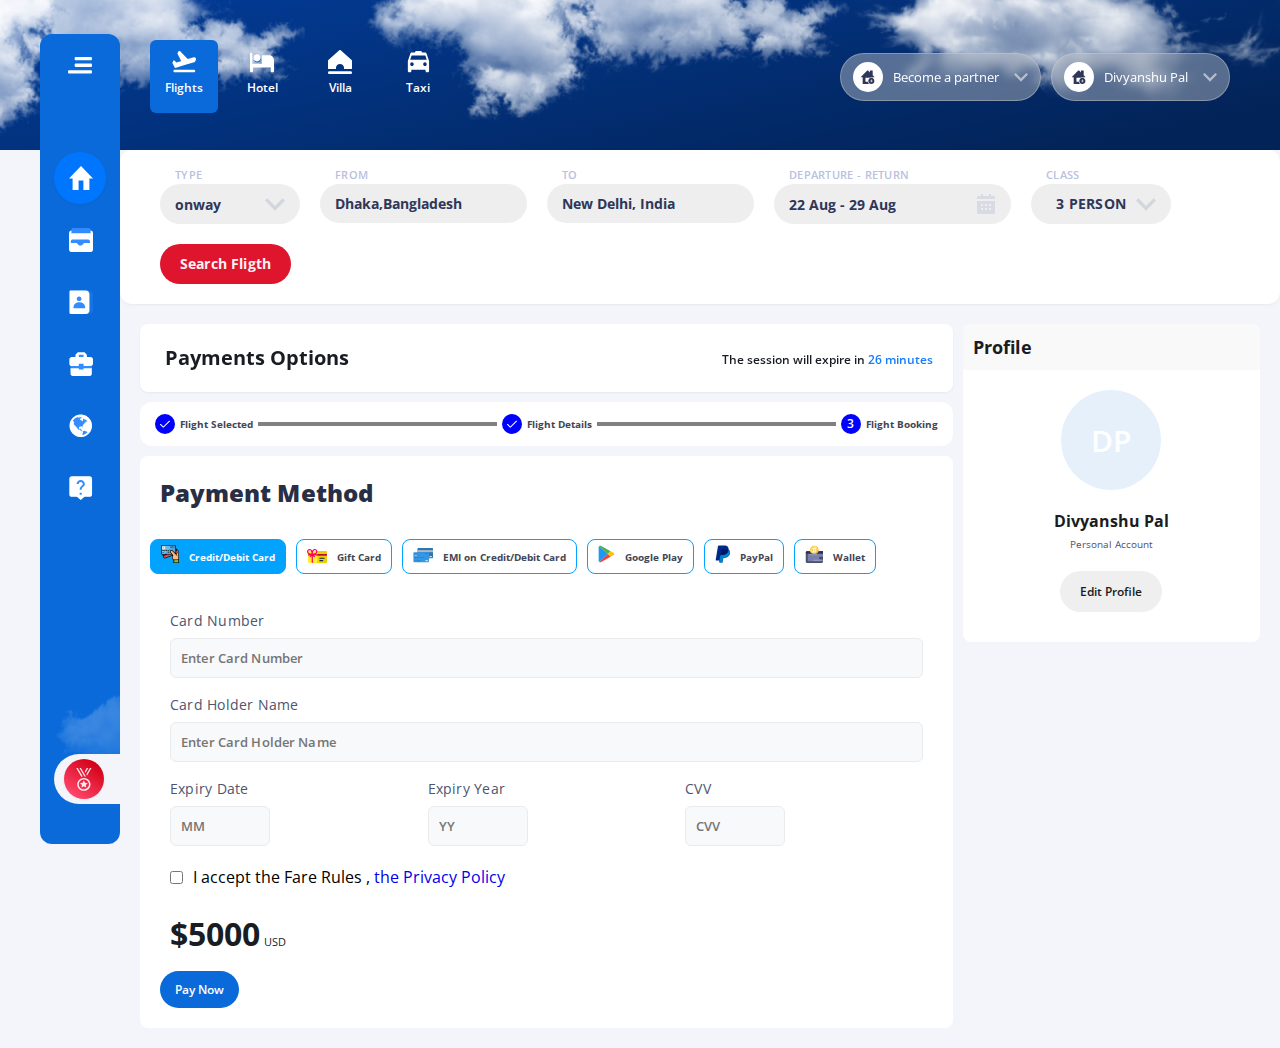
<file: pages/flights/checkout/index.html>
<!DOCTYPE html>
<html lang="en">
<head>
    <meta charset="UTF-8">
    <meta name="viewport" content="width=device-width, initial-scale=1.0">
    <title>Bookler</title>
    <!-- <link rel="stylesheet" href="/src/css/main.css"> -->
    <link rel="stylesheet" href="/src/css/style.css">
    <link rel="stylesheet" href="/src/css/sidebar.css">
    <link rel="stylesheet" href="/src/css/header.css">
    <link rel="stylesheet" href="/src/css/results.css">
    <link rel="stylesheet" href="/src/css/filters.css">
    <link rel="stylesheet" href="/src/css/checkout.css">
</head>
<body>

    <nav class="sidebar close">
        <img class="sidebar-bg" src="/src/images/header/sidebar-cloud.png" alt="bg" srcset="">
        <div>
            <div class="nav-head">
                <a href="#" class="logo">
                    <img src="/src/images/logo.svg" alt="logo" srcset="">
                </a>
                <div class="toggle">
                    <img src="/src/images/Icon/Menu/Left.svg" alt="menu-icon" srcset="">
                </div>
            </div>
           
            <ul class="menu-links">
                 <li class="nav-link nav-active">
                    <a href="#">
                        <img src="/src/images/Icon/Home/Fill.svg" alt="home icon">
                        <span class="text nav-text">Home</span>
                    </a>
                 </li>
                 <li class="nav-link">
                    <a href="#">
                        <img src="/src/images/Icon/Wallet/wallet.svg" alt="wallet icon">
                        <span class="text nav-text">Wallet</span>
                    </a>
                 </li>
                 <li class="nav-link">
                    <a href="#">
                        <img src="/src/images/Icon/Booking/Fill.svg" alt="Booking icon">
                        <span class="text nav-text">Booking</span>
                    </a>
                 </li>
                 <li class="nav-link">
                    <a href="#">
                        <img src="/src/images/Icon/Business/Fill.svg" alt="business icon">
                        <span class="text nav-text">Business</span>
                    </a>
                 </li>
                 <li class="nav-link">
                    <a href="#">
                        <img src="/src/images/Icon/Explore/Fill.svg" width="24px" height="24px" alt="explore icon">
                        <span class="text nav-text">Explore</span>
                    </a>
                 </li>
                 <li class="nav-link">
                    <a href="#">
                        <img src="/src/images/Icon/Support/Fill.svg" alt="support icon">
                        <span class="text nav-text">Support</span>
                    </a>
                 </li>
            </ul>
        </div>



        <div class="bottom">
            <div class="menu-cta">
                <a href="#" class="btn btn-primary">
                    <div class="iconbg">
                        <img src="/src/images/Icon/Premium/Fill.svg" width="24px" height="24px" alt="">
                    </div>
                    <span class="text">
                        <span>Get Premium</span><br>
                        <span>$39/m</span>
                    </span>
                    <span class="menu-cta-icon">
                        <img src="/src/images/Icon/Fill-Arrow/Right.svg" alt="arrow icon">
                    </span>
                </a>
            </div>
        </div>

    </nav>

    <header class="header close">

        <nav class="topbar">
            <div class="left">
                <div class="toggle">
                    <img src="/src/images/Icon/Menu/Right.svg" alt="menu-icon" srcset="">
                </div>
                <a href="#" class="logo">
                    <img src="/src/images/logo.svg" alt="logo" srcset="">
                </a>                
            </div>
            <div class="right">
                <button class="blur-btn partner-btn">
                        <div class="btn-title">
                            <div class="flex justify-center items-center">                            
                                <img src="/src/images/Icon/Home/Add.svg" alt="home icon" width="14px">
                            </div>
                            <span>Become a partner</span>
                        </div>
                        <div class="flex justify-center items-center">
                            <img src="/src/images/Icon/Arrow/Down.svg" alt="arrow icon" width="14px">
                        </div>
                </button>
                <button class="blur-btn">
                        <div class="btn-title">
                            <div class="flex justify-center items-center">                            
                                <img src="/src/images/Icon/Home/Add.svg" alt="home icon" width="14px">
                            </div>
                            <span>Divyanshu Pal</span>
                        </div>
                        <div class="flex justify-center items-center">
                            <img src="/src/images/Icon/Arrow/Down.svg" alt="arrow icon" width="14px">
                        </div>
                </button>
            </div>
        </nav>

        <div class="action-nav">
            <ul>
                <li class="action-item action-item-active">
                    <a href="#">
                        <img src="/src/images/Icon/Transport/Plane.svg" alt="menu icon">
                        <span>Flights</span>
                    </a>
                </li>
                <li class="action-item">
                    <a href="#">
                        <img src="/src/images/Icon/Stay/Hotel.svg" alt="menu icon">
                        <span>Hotel</span>
                    </a>
                </li>
                <li class="action-item">
                    <a href="#">
                        <img src="/src/images/Icon/Stay/Villa.svg" alt="menu icon">
                        <span>Villa</span>
                    </a>
                </li>
                <li class="action-item">
                    <a href="#">
                        <img src="/src/images/Icon/Transport/Texi.svg" alt="menu icon">
                        <span>Taxi</span>
                    </a>
                </li>
            </ul>
            <div class="flex items-center">
                <button class="blur-btn partner-btn">
                    <div class="btn-title">
                        <div class="flex justify-center items-center">                            
                            <img src="/src/images/Icon/Home/Add.svg" alt="home icon" width="14px">
                        </div>
                        <span>Become a partner</span>
                    </div>
                    <div class="flex justify-center items-center">
                        <img src="/src/images/Icon/Arrow/Down.svg" alt="arrow icon" width="14px">
                    </div>
            </button>
            <button class="blur-btn">
                    <div class="btn-title">
                        <div class="flex justify-center items-center">                            
                            <img src="/src/images/Icon/Home/Add.svg" alt="home icon" width="14px">
                        </div>
                        <span>Divyanshu Pal</span>
                    </div>
                    <div class="flex justify-center items-center">
                        <img src="/src/images/Icon/Arrow/Down.svg" alt="arrow icon" width="14px">
                    </div>
            </button>
            </div>
        </div>

        <img class="cloud1" src="/src/images/header/clouds1.png" alt="" srcset="">
        <img class="cloud2" src="/src/images/header/clouds2.png" alt="" srcset="">

    </header>

    <section class="action close">
        


        <div class="flight-search flex justify-between items-center">
            <div class="fl-left flex">
                <div class="inputgrp">
                    <div>Type</div>
                    <div class="inputcomp">
                        <input type="text" value="onway" name="type">
                        <img src="/src/images/Icon/Arrow/Down.svg" alt="">
                    </div>
                </div>
                <div class="inputgrp">
                    <div>from</div>
                    <div class="inputcomp">
                        <input type="text" value="Dhaka,Bangladesh" name="type">
                    </div>
                </div>
                <div class="inputgrp">
                    <div>To</div>
                    <div class="inputcomp">
                        <input type="text" value="New Delhi, India" name="type">
                    </div>
                </div>
                <div class="inputgrp">
                    <div>Departure - Return</div>
                    <div class="inputcomp">
                        <input type="text" value="22 Aug - 29 Aug" name="type">
                        <img src="/src/images/Icon/calendar/fill.svg" alt="">
                    </div>
                </div>
                <div class="inputgrp" style="position: relative;">
                    <div>Class</div>
                    <div class="inputcomp class-block">
                        <div type="text" name="class" id="person-count" style="padding-left: 10px;">3 Person</div>
                        <img src="/src/images/Icon/Arrow/Down.svg" alt="">
                    </div>
                    <div class="class-input hidden">
                        <div></div>
                        <div class="cl-title">Travellers</div>
                        <div class="p-elem">
                            <span>Adults</span>
                            <div class="counter">
                                <button id="subtr-adult" class="cbtn">-</button> <span class="cvalue" id="adult">3</span><button class="cbtn" id="add-adult">+</button>
                                <script>
                                    const addbtn = document.getElementById("add-adult");
                                    const sub = document.getElementById("subtr-adult");
                                    const value = document.getElementById("adult")
                                    addbtn.addEventListener("click",()=>{
                                        value.innerHTML = Number(value.innerHTML)+1;
                                    })
                                    sub.addEventListener("click",()=>{
                                        value.innerHTML = Number(value.innerHTML)>0?Number(value.innerHTML)-1:Number(value.innerHTML);
                                    })                                    
                                </script>
                            </div>
                        </div>
                        <div class="p-elem">
                            <span>Child</span>
                            <div class="counter">
                                <button id="subtr-adult1" class="cbtn">-</button> <span class="cvalue" id="adult1">0</span><button class="cbtn" id="add-adult1">+</button>
                                <script>
                                    const addbtn1 = document.getElementById("add-adult1");
                                    const sub1 = document.getElementById("subtr-adult1");
                                    const value1 = document.getElementById("adult1")
                                    addbtn1.addEventListener("click",()=>{
                                        value1.innerHTML = Number(value1.innerHTML)+1;
                                    })
                                    sub1.addEventListener("click",()=>{
                                        value1.innerHTML = Number(value1.innerHTML)>0?Number(value1.innerHTML)-1:Number(value1.innerHTML);
                                    })                                    
                                </script>
                            </div>
                        </div>
                        <div class="p-elem">
                            <span>Infants</span>
                            <div class="counter">
                                <button id="subtr-adult2" class="cbtn">-</button> <span class="cvalue" id="adult2">0</span><button class="cbtn" id="add-adult2">+</button>
                                <script>
                                    const addbtn2 = document.getElementById("add-adult2");
                                    const sub2 = document.getElementById("subtr-adult2");
                                    const value2 = document.getElementById("adult2")
                                    addbtn2.addEventListener("click",()=>{
                                        value2.innerHTML = Number(value2.innerHTML)+1;
                                    })
                                    sub2.addEventListener("click",()=>{
                                        value2.innerHTML = Number(value2.innerHTML)>0?Number(value2.innerHTML)-1:Number(value2.innerHTML);
                                    })                                    
                                </script>
                            </div>
                        </div>
                        
                        
                        <div class="cl-title">Class</div>
                        <select name="class" id="class" val>
                            <option value="Business">Business</option>
                            <option value="Economy">Economy</option>
                        </select>

                        <div class="buttons">
                            <button type="button" onclick="cancel();" class="cancel-btn">Cancel</button>
                            <button type="button" onclick="apply();" class="apply-btn">Apply</button>                            
                        </div>
                        <style>
                            .buttons{
                                display: flex;
                                justify-content: flex-end;
                                gap: 10px;
                                margin-top: 10px;
                            }
                            .buttons button{                
                                padding: 10px 15px;
                                border-radius:8px;
                                border: none;
                                outline: none;
                                cursor: pointer;
                            }
                            .apply-btn{
                                background-color: #0fa7ff;
                                color: white;
                            }
                            .cancel-btn{
                                background-color: #f01515b0;
                                color: #FFF;
                            }
                        </style>
                    </div>
                </div>
            </div>
            <script>
                function apply(){
                    var val1 =  Number(document.getElementById("adult").innerHTML)
                    var val2 =  Number(document.getElementById("adult1").innerHTML)
                    var val3 =  Number(document.getElementById("adult2").innerHTML)
                    document.querySelector("#person-count").innerHTML = `${val1+val2+val3} Persons`
                    document.querySelector(".class-input").classList.add("hidden");
                }
                function cancel(){
                    document.querySelector(".class-input").classList.add("hidden");
                }
                document.querySelector(".class-block").addEventListener("click",()=>{
                    document.querySelector(".class-input").classList.toggle("hidden");
                })
            </script>
            <div class="fl-right">
                <button>Search Fligth</button>
            </div>

        </div>
        <div class="results-short">
            <div class="short-top">
                <div>
                    <span class="pl">Dhaka</span>
                    <svg width="29" height="16" viewBox="0 0 29 16" fill="none" xmlns="http://www.w3.org/2000/svg">
                        <path d="M1 8H28M28 8L21 1M28 8L21 15" stroke="black" stroke-width="2" stroke-linecap="round" stroke-linejoin="round"/>
                    </svg>                                
                    <span class="pl">Delhi</span>
                </div>
                <button class="edit-btn">Edit</button>
            </div>
            <div class="short-bottom">
                <div class="short-grp">
                    <div class="dot"></div>
                    <span id="fl-type">Onway</span>
                </div>
                <div class="short-grp">
                    <div class="dot"></div>
                    <span id="fl-type">3 Persons</span>
                </div>
                <div class="short-grp">
                    <div class="dot"></div>
                    <span id="fl-type">21 Aug - 29 Aug</span>
                </div>
            </div>
        </div>

    </div>
        <div class="results">
            <div class="left">
                <div class="result-nav">
                    <div class="rh">
                        <span class="rh-title">Payments Options</span>
                        <div>
                            <span>The session will expire in </span>
                            <span>26 minutes</span>
                        </div>
                    </div>
                    
                </div>
                <div class="result-display">
                        <div class="progress">
                            <div class="p-line"></div>
                            <div class="p-item">
                                <div class="pay-prog">     
                                    <div class="state"><img src="/src/images/Icon/Checkmark/01.svg" width="10px" alt=""></div>
                                    <div class="p-name">Flight Selected</div>   
                                </div>
                                <div class="pay-prog">     
                                    <div class="state"><img src="/src/images/Icon/Checkmark/01.svg" width="10px" alt=""></div>
                                    <div class="p-name">Flight Details</div>   
                                </div>
                                <div class="pay-prog">     
                                    <div class="state">3</div>
                                    <div class="p-name">Flight Booking</div>   
                                </div>
                            </div>
                        </div>
                        
                        <div class="payment-section">
                            <div class="payment-title">Payment Method</div>
                            <div class="p-options">
                                <div class="pay-opt active">
                                    <div class="p-icon">
                                        <svg width="18" height="18" viewBox="0 0 18 18" fill="none" xmlns="http://www.w3.org/2000/svg">
                                            <g clip-path="url(#clip0_449_15483)">
                                            <path d="M16.6383 5.24415L13.5 2.09988V14.6998H17.7V7.79712C17.7 6.83863 17.3178 5.91974 16.6383 5.24415Z" fill="#FFB782"/>
                                            <path d="M2.7527 12.4045L0.380332 6.24552C0.142135 5.62724 0.450244 4.93272 1.06882 4.69453L12.2668 0.381156C12.8851 0.142959 13.5796 0.451068 13.8178 1.06965L16.1902 7.2286C16.4284 7.84688 16.1203 8.5414 15.5017 8.77959L4.30399 13.093C3.68538 13.3312 2.99119 13.0228 2.7527 12.4045Z" fill="#DE4C3C"/>
                                            <path d="M14.6728 3.28802L1.24609 8.49239L2.1401 10.8132L15.5674 5.61121L14.6728 3.28802Z" fill="#7A4930"/>
                                            <path d="M0.300293 8.09977V1.49979C0.300293 0.837105 0.837593 0.299805 1.50028 0.299805H13.5002C14.1629 0.299805 14.7002 0.837105 14.7002 1.49979V8.09974C14.7002 8.76243 14.1629 9.29973 13.5002 9.29973H1.50028C0.837593 9.29976 0.300293 8.76246 0.300293 8.09977Z" fill="#67BAF1"/>
                                            <path d="M13.5 0.299805H12.225L3.2251 9.29975H13.5C14.1627 9.29975 14.7 8.76245 14.7 8.09976V1.49979C14.7 0.837105 14.1627 0.299805 13.5 0.299805Z" fill="#52A2DE"/>
                                            <path d="M2.69999 5.10019H1.5V5.70019H2.69999V5.10019Z" fill="#5EB3D1"/>
                                            <path d="M2.69999 6.90027H1.5V7.50028H2.69999V6.90027Z" fill="#5EB3D1"/>
                                            <path d="M8.09989 6.90027H6.8999V7.50028H8.09989V6.90027Z" fill="#5EB3D1"/>
                                            <path d="M4.49979 5.10019H3.2998V5.70019H4.49979V5.10019Z" fill="#5EB3D1"/>
                                            <path d="M6.30009 5.10019H5.1001V5.70019H6.30009V5.10019Z" fill="#5EB3D1"/>
                                            <path d="M8.09989 5.10019H6.8999V5.70019H8.09989V5.10019Z" fill="#5EB3D1"/>
                                            <path d="M13.2001 1.49979H12.6001V2.39978H13.2001V1.49979Z" fill="#5EB3D1"/>
                                            <path d="M11.9999 1.49979H11.3999V2.39978H11.9999V1.49979Z" fill="#5EB3D1"/>
                                            <path d="M10.8002 1.49979H10.2002V2.39978H10.8002V1.49979Z" fill="#5EB3D1"/>
                                            <path d="M9.6 1.49979H9V2.39978H9.6V1.49979Z" fill="#5EB3D1"/>
                                            <path d="M17.6998 14.7001H12.2998V17.7001H17.6998V14.7001Z" fill="#88B337"/>
                                            <path d="M11.4197 5.7198C10.9109 5.21279 10.0874 5.21429 9.58038 5.7231C9.09017 6.21511 9.07308 7.00561 9.54168 7.51829L12.0002 10.2003C11.2613 11.4936 11.2928 13.0884 12.0821 14.3514L12.3002 14.7003H16.2002V10.5003L11.4197 5.7198Z" fill="#FFB782"/>
                                            <path d="M13.7997 15.6005H13.1997V16.2005H13.7997V15.6005Z" fill="#6B962A"/>
                                            <path d="M1.5 3.41977V1.97978C1.5 1.71457 1.71478 1.49979 1.98 1.49979H3.41998C3.68519 1.49979 3.89998 1.71457 3.89998 1.97978V3.41977C3.89998 3.68498 3.68519 3.89976 3.41998 3.89976H1.98002C1.71481 3.89976 1.5 3.68495 1.5 3.41977Z" fill="#FDB62F"/>
                                            <path d="M2.4 2.40036H1.5V3.00037H2.4V2.40036Z" fill="#FD7B2F"/>
                                            <path d="M3.9 2.40036H3V3.00037H3.9V2.40036Z" fill="#FD7B2F"/>
                                            <path d="M15.9002 10.4999C15.8207 10.4999 15.7442 10.4684 15.6881 10.412L14.4881 9.21198C14.3729 9.09288 14.3762 8.90299 14.4956 8.78779C14.612 8.6756 14.7962 8.6756 14.9123 8.78779L16.1123 9.98777C16.2293 10.1051 16.2293 10.295 16.1123 10.412C16.0559 10.4684 15.9797 10.4999 15.9002 10.4999Z" fill="#F2A46F"/>
                                            <path d="M14.9999 3.17819V1.49998C14.999 0.671987 14.3279 0.000885709 13.4999 0H1.49998C0.671987 0.000885709 0.000885709 0.671987 0 1.49998V8.09993C0.00239141 8.86612 0.582885 9.50661 1.34518 9.58431L2.47287 12.5117C2.77076 13.2848 3.63867 13.67 4.41174 13.3721L11.4539 10.6595C10.9673 11.9306 11.1056 13.3562 11.8277 14.51L11.9999 14.7857V17.6999C11.9999 17.8655 12.1343 17.9999 12.2999 17.9999H17.6999C17.8655 17.9999 17.9998 17.8655 17.9998 17.6999V7.79725C17.9972 6.75985 17.584 5.76596 16.8505 5.03215L14.9999 3.17819ZM14.9999 4.97216L15.9104 7.33585C16.0889 7.79964 15.8576 8.32044 15.3938 8.49894L14.8733 8.69993C14.9564 8.51092 14.9996 8.30665 14.9999 8.09993V4.97216ZM0.600009 8.09995V1.49998C0.600009 1.00289 1.00292 0.599979 1.50001 0.599979H13.4999C13.997 0.599979 14.3999 1.00289 14.3999 1.49998V3.40676H14.3973L14.3999 3.41367V8.09995C14.3975 8.15215 14.3909 8.20435 14.3795 8.25537L11.6316 5.50707C10.9992 4.88938 9.98607 4.90107 9.36838 5.53347C8.77917 6.13646 8.75877 7.09284 9.32158 7.72046L10.4931 8.99995H1.49998C1.00289 8.99995 0.600009 8.59704 0.600009 8.09995ZM4.44328 9.59993L2.30999 10.4213L1.99438 9.59993H4.44328ZM4.19607 12.8123C3.73229 12.9911 3.21149 12.7598 3.0327 12.296L2.5266 10.9799L6.10767 9.5999V9.59813H11.0429L11.4329 10.0232L4.19607 12.8123ZM17.3999 17.3999H12.5999V14.9999H17.3999V17.3999ZM17.3999 14.3999H12.4664L12.3362 14.192C11.6048 13.0232 11.5757 11.5466 12.2603 10.3499C12.3251 10.2365 12.3092 10.0946 12.221 9.99832L9.76252 7.31634C9.38993 6.90835 9.41842 6.27563 9.82641 5.90275C10.2209 5.54244 10.829 5.55564 11.2073 5.93274L15.9877 10.712L16.4119 10.2878L15.3019 9.17783L15.6098 9.05782C16.3822 8.75993 16.7671 7.89264 16.4698 7.11983L15.4543 4.48313L16.4264 5.45694C17.0474 6.07764 17.3974 6.91913 17.3998 7.79722L17.3999 14.3999Z" fill="black"/>
                                            <path d="M3.42016 4.20009C3.85097 4.20009 4.20015 3.85088 4.20015 3.4201V1.98012C4.20015 1.54931 3.85094 1.20013 3.42016 1.20013H1.98018C1.54937 1.20013 1.2002 1.54934 1.2002 1.98012V3.4201C1.2002 3.85091 1.5494 4.20009 1.98018 4.20009H3.42016ZM1.80017 3.4201V3.0001H2.40015V2.40009H1.80017V1.98012C1.80017 1.88083 1.88086 1.80011 1.98018 1.80011H3.42016C3.51945 1.80011 3.60017 1.8808 3.60017 1.98012V2.40009H3.00016V3.0001H3.60017V3.4201C3.60017 3.51939 3.51948 3.60011 3.42016 3.60011H1.98018C1.88086 3.60008 1.80017 3.51939 1.80017 3.4201Z" fill="white"/>
                                            <path d="M2.69999 5.10019H1.5V5.70019H2.69999V5.10019Z" fill="black"/>
                                            <path d="M2.69999 6.90027H1.5V7.50028H2.69999V6.90027Z" fill="black"/>
                                            <path d="M8.09989 6.90027H6.8999V7.50028H8.09989V6.90027Z" fill="black"/>
                                            <path d="M4.49979 5.10019H3.2998V5.70019H4.49979V5.10019Z" fill="black"/>
                                            <path d="M6.30009 5.10019H5.1001V5.70019H6.30009V5.10019Z" fill="black"/>
                                            <path d="M8.09989 5.10019H6.8999V5.70019H8.09989V5.10019Z" fill="black"/>
                                            <path d="M13.2001 1.49979H12.6001V2.39978H13.2001V1.49979Z" fill="black"/>
                                            <path d="M11.9999 1.49979H11.3999V2.39978H11.9999V1.49979Z" fill="black"/>
                                            <path d="M10.8002 1.49979H10.2002V2.39978H10.8002V1.49979Z" fill="black"/>
                                            <path d="M9.6 1.49979H9V2.39978H9.6V1.49979Z" fill="black"/>
                                            <path d="M13.7997 15.6005H13.1997V16.2005H13.7997V15.6005Z" fill="black"/>
                                            </g>
                                            <defs>
                                            <clipPath id="clip0_449_15483">
                                            <rect width="18" height="18" fill="white"/>
                                            </clipPath>
                                            </defs>
                                            </svg>                                            
                                    </div>
                                    <div class="p-name">Credit/Debit Card</div>
                                </div>
                                <div class="pay-opt">
                                    <div class="p-icon">
                                        <svg width="20" height="14" viewBox="0 0 20 14" fill="none" xmlns="http://www.w3.org/2000/svg">
                                            <path d="M18.8603 13.9404H2.07556C1.44724 13.9404 0.936035 13.4292 0.936035 12.8009V3.24319C0.936035 2.61486 1.44724 2.1037 2.07556 2.1037H18.8602C19.4886 2.1037 19.9998 2.61486 19.9998 3.24319V12.8009C19.9998 13.4292 19.4886 13.9404 18.8603 13.9404ZM18.8603 3.27565H18.8607H18.8603Z" fill="#FFEF31"/>
                                            <path d="M18.8605 2.1037H10.4648V13.9404H18.8604C19.4887 13.9404 20 13.4292 20 12.8009V3.24319C20 2.61486 19.4888 2.1037 18.8605 2.1037Z" fill="#EAD000"/>
                                            <path d="M17.0701 9.83753H12.8902C12.5666 9.83753 12.3042 9.57518 12.3042 9.25156C12.3042 8.92795 12.5666 8.66559 12.8902 8.66559H17.0701C17.3937 8.66559 17.6561 8.92795 17.6561 9.25156C17.6561 9.57518 17.3937 9.83753 17.0701 9.83753Z" fill="#152659"/>
                                            <path d="M15.7027 12.1829H12.8902C12.5666 12.1829 12.3042 11.9206 12.3042 11.597C12.3042 11.2733 12.5666 11.011 12.8902 11.011H15.7027C16.0263 11.011 16.2886 11.2733 16.2886 11.597C16.2886 11.9206 16.0263 12.1829 15.7027 12.1829Z" fill="#152659"/>
                                            <path d="M20 5.24806H8.30636C8.76682 5.06153 9.2717 4.80034 9.61125 4.46078C10.6288 3.44322 10.6288 1.78753 9.61125 0.77C9.11833 0.277078 8.46293 0.00561523 7.76586 0.00561523C7.06878 0.00561523 6.41342 0.277078 5.9205 0.77C5.61263 1.07787 5.36902 1.52177 5.18721 1.94511C5.0054 1.52177 4.76179 1.07787 4.45392 0.77C3.961 0.277078 3.30561 0.00561523 2.60857 0.00561523C1.91145 0.00561523 1.2561 0.277078 0.763174 0.77C-0.254392 1.78753 -0.254392 3.44322 0.763174 4.46082C1.10273 4.80038 1.60764 5.06157 2.06806 5.2481H0.936272V6.42005H3.63258L2.81921 7.21104C2.5872 7.43664 2.582 7.8076 2.8076 8.03965C3.0332 8.27169 3.40421 8.27681 3.63621 8.05121L4.68616 7.03017V13.3541C4.68616 13.6777 4.94852 13.9401 5.27214 13.9401C5.59575 13.9401 5.85811 13.6777 5.85811 13.3541V7.09802L6.89248 8.18298C7.0076 8.30377 7.16199 8.36459 7.31665 8.36459C7.46193 8.36459 7.60745 8.31088 7.72093 8.20274C7.95516 7.97941 7.96403 7.60853 7.7407 7.37425L6.83095 6.42001H20V5.24806ZM5.98047 3.21313C6.17864 2.5091 6.48757 1.8603 6.74919 1.59869C7.02077 1.32711 7.38181 1.17757 7.76586 1.17757C8.14994 1.17757 8.51098 1.32715 8.78256 1.59869C9.34318 2.15931 9.34318 3.07148 8.78256 3.6321C8.52098 3.89368 7.87215 4.2026 7.16812 4.40082C6.46304 4.59931 5.98754 4.61501 5.79362 4.58759C5.76623 4.39387 5.78194 3.91825 5.98047 3.21313ZM1.59178 1.59869C1.86336 1.32711 2.2244 1.17757 2.60849 1.17757C2.99254 1.17757 3.35358 1.32715 3.62516 1.59869C3.88674 1.8603 4.19566 2.5091 4.39388 3.21313C4.59241 3.91829 4.60807 4.39391 4.58069 4.58763C4.38685 4.61505 3.91127 4.59931 3.20618 4.40086C2.50215 4.20264 1.85332 3.89376 1.59174 3.63214C1.03116 3.07148 1.03116 2.15931 1.59178 1.59869Z" fill="#F90053"/>
                                            <path d="M20 5.24774H10.4648V6.41969H20V5.24774Z" fill="#A50043"/>
                                            </svg>
                                                                                       
                                    </div>
                                    <div class="p-name">Gift Card</div>
                                </div>
                                <div class="pay-opt">
                                    <div class="p-icon">
                                        <svg width="20" height="15" viewBox="0 0 20 15" fill="none" xmlns="http://www.w3.org/2000/svg">
                                            <path d="M19.3246 10.2471H5.14355C4.77214 10.2471 4.46826 9.94326 4.46826 9.57185V0.793088C4.46826 0.421678 4.77214 0.117798 5.14355 0.117798H19.3246C19.696 0.117798 19.9999 0.421678 19.9999 0.793088V9.57185C19.9999 9.94326 19.696 10.2471 19.3246 10.2471Z" fill="#2978B8"/>
                                            <path d="M4.46826 2.14371H19.9999V4.16958H4.46826V2.14371Z" fill="#B6B9BA"/>
                                            <path d="M15.2729 14.2988H1.09179C0.720384 14.2988 0.416504 13.995 0.416504 13.6236V4.84478C0.416504 4.47338 0.720384 4.16949 1.09179 4.16949H15.2729C15.6443 4.16949 15.9482 4.47338 15.9482 4.84478V13.6236C15.9482 13.995 15.6443 14.2988 15.2729 14.2988Z" fill="#3397E8"/>
                                            <path d="M1.76709 6.87042H3.79296V8.221H1.76709V6.87042Z" fill="#F7B030"/>
                                            <path d="M2.44213 13.2863H1.76684C1.58114 13.2863 1.4292 13.1343 1.4292 12.9486C1.4292 12.7629 1.58114 12.611 1.76684 12.611H2.44213C2.62784 12.611 2.77978 12.7629 2.77978 12.9486C2.77978 13.1343 2.62784 13.2863 2.44213 13.2863Z" fill="#2978B8"/>
                                            <path d="M7.16917 13.2863H3.79272C3.60702 13.2863 3.45508 13.1343 3.45508 12.9486C3.45508 12.7629 3.60702 12.611 3.79272 12.611H7.16917C7.35488 12.611 7.50682 12.7629 7.50682 12.9486C7.50682 13.1343 7.35488 13.2863 7.16917 13.2863Z" fill="#2978B8"/>
                                            <path d="M3.11742 9.90948H1.76684C1.58114 9.90948 1.4292 9.75754 1.4292 9.57184C1.4292 9.38613 1.58114 9.23419 1.76684 9.23419H3.11742C3.30313 9.23419 3.45507 9.38613 3.45507 9.57184C3.45507 9.75754 3.30313 9.90948 3.11742 9.90948Z" fill="#2978B8"/>
                                            <path d="M5.81859 9.90948H4.46802C4.28231 9.90948 4.13037 9.75754 4.13037 9.57184C4.13037 9.38613 4.28231 9.23419 4.46802 9.23419H5.81859C6.0043 9.23419 6.15624 9.38613 6.15624 9.57184C6.15624 9.75754 6.0043 9.90948 5.81859 9.90948Z" fill="#2978B8"/>
                                            <path d="M8.51977 9.90948H7.16919C6.98348 9.90948 6.83154 9.75754 6.83154 9.57184C6.83154 9.38613 6.98348 9.23419 7.16919 9.23419H8.51977C8.70547 9.23419 8.85741 9.38613 8.85741 9.57184C8.85741 9.75754 8.70547 9.90948 8.51977 9.90948Z" fill="#2978B8"/>
                                            <path d="M11.2209 9.90948H9.87036C9.68465 9.90948 9.53271 9.75754 9.53271 9.57184C9.53271 9.38613 9.68465 9.23419 9.87036 9.23419H11.2209C11.4066 9.23419 11.5586 9.38613 11.5586 9.57184C11.5586 9.75754 11.4066 9.90948 11.2209 9.90948Z" fill="#2978B8"/>
                                            <path d="M3.79271 5.85815H1.76684C1.58114 5.85815 1.4292 5.70621 1.4292 5.52051C1.4292 5.3348 1.58114 5.18286 1.76684 5.18286H3.79271C3.97842 5.18286 4.13036 5.3348 4.13036 5.52051C4.13036 5.70621 3.97842 5.85815 3.79271 5.85815Z" fill="#2978B8"/>
                                            <path d="M14.3635 5.67529H12.3376C12.1519 5.67529 12 5.52335 12 5.33765C12 5.15194 12.1519 5 12.3376 5H14.3635C14.5492 5 14.7012 5.15194 14.7012 5.33765C14.7012 5.52335 14.5492 5.67529 14.3635 5.67529Z" fill="#2978B8"/>
                                            <path d="M14.2598 13.2857H12.9092C12.5378 13.2857 12.2339 12.9818 12.2339 12.6104C12.2339 12.239 12.5378 11.9351 12.9092 11.9351H14.2598C14.6312 11.9351 14.935 12.239 14.935 12.6104C14.935 12.9818 14.6312 13.2857 14.2598 13.2857Z" fill="#DADCDE"/>
                                            <path d="M18.3115 9.23397H16.9609C16.5895 9.23397 16.2856 8.93009 16.2856 8.55868C16.2856 8.18727 16.5895 7.88339 16.9609 7.88339H18.3115C18.6829 7.88339 18.9868 8.18727 18.9868 8.55868C18.9868 8.93009 18.6829 9.23397 18.3115 9.23397Z" fill="#DADCDE"/>
                                            </svg>
                                                                                        
                                    </div>
                                    <div class="p-name">EMI on Credit/Debit Card</div>
                                </div>
                                <div class="pay-opt">
                                    <div class="p-icon">
                                        <svg width="17" height="18" viewBox="0 0 17 18" fill="none" xmlns="http://www.w3.org/2000/svg">
                                            <path d="M9.63566 9.00182L1.28381 17.0441C0.892705 16.7768 0.660498 16.3322 0.664604 15.8585V2.14512C0.660498 1.67144 0.892705 1.22685 1.28381 0.959564L9.63566 9.00182Z" fill="#2196F3"/>
                                            <path d="M12.5579 6.19244L9.63553 9.00157L1.28369 0.959307C1.31516 0.934918 1.34794 0.912229 1.38185 0.891344C1.82325 0.623812 2.3746 0.615175 2.82418 0.86869L12.5579 6.19244Z" fill="#4CAF50"/>
                                            <path d="M16.0997 9.00138C16.1052 9.53613 15.8146 10.0301 15.3446 10.2851L12.5581 11.8105L9.63574 9.00138L12.5581 6.19226L15.3446 7.71763C15.8146 7.9727 16.1052 8.46664 16.0997 9.00138Z" fill="#FFC107"/>
                                            <path d="M12.5579 11.8101L2.82418 17.1339C2.37361 17.3835 1.82435 17.3748 1.38185 17.1112C1.34794 17.0904 1.31516 17.0677 1.28369 17.0433L9.63557 9.00101L12.5579 11.8101Z" fill="#F44336"/>
                                            </svg>
                                                                                 
                                    </div>
                                    <div class="p-name">Google Play</div>
                                </div>
                                <div class="pay-opt">
                                    <div class="p-icon">
                                        <svg width="15" height="18" viewBox="0 0 15 18" fill="none" xmlns="http://www.w3.org/2000/svg">
                                            <path d="M13.6303 4.86053C13.6593 4.62481 13.6745 4.38481 13.6745 4.14127C13.6745 2.09416 12.015 0.434601 9.96782 0.434601H3.77319C3.38353 0.434601 3.05085 0.715989 2.9862 1.10023L0.703645 14.6669C0.621738 15.1538 0.997012 15.5974 1.49063 15.5974H3.75616C4.14582 15.5974 4.48476 15.3162 4.54937 14.9319C4.54937 14.9319 4.55315 14.9094 4.55997 14.8689H4.56001L4.24429 16.7454C4.17215 17.1745 4.50289 17.5655 4.93796 17.5655H6.91996C7.26341 17.5655 7.55664 17.3175 7.61359 16.9788L8.17667 13.6323C8.27373 13.0554 8.77317 12.6329 9.35813 12.6329H9.87882C12.7071 12.6329 14.9998 10.3402 14.9998 7.51194C14.9998 6.41754 14.4589 5.45014 13.6303 4.86053Z" fill="#002987"/>
                                            <path d="M13.6303 4.86069C13.2758 7.74414 10.8183 9.97688 7.83904 9.97688H6.11039C5.72023 9.97688 5.38327 10.2368 5.27757 10.6042L4.2443 16.7455C4.17213 17.1746 4.50287 17.5657 4.93793 17.5657H6.91993C7.26339 17.5657 7.55662 17.3176 7.61357 16.979L8.17664 13.6324C8.27371 13.0555 8.77315 12.6331 9.35811 12.6331H9.87879C12.7071 12.6331 14.9998 10.3403 14.9998 7.5121C14.9998 6.41769 14.4588 5.4503 13.6303 4.86069Z" fill="#0085CC"/>
                                            <path d="M6.1102 9.97732H7.83885C10.8181 9.97732 13.2757 7.74458 13.6301 4.86117C13.0985 4.48288 12.4489 4.25964 11.7467 4.25964H7.23478C6.72109 4.25964 6.28248 4.6306 6.19723 5.13717L5.27734 10.6046C5.38304 10.2372 5.72004 9.97732 6.1102 9.97732Z" fill="#00186A"/>
                                            </svg>
                                                                                      
                                    </div>
                                    <div class="p-name">PayPal</div>
                                </div>
                                <div class="pay-opt">
                                    <div class="p-icon">
                                        <svg width="18" height="18" viewBox="0 0 18 18" fill="none" xmlns="http://www.w3.org/2000/svg">
                                            <path d="M0.75 7.36249V16.85C0.75 17.4851 1.26491 18 1.9 18H16.85C17.4851 18 18 17.4851 18 16.85V6.49999C18 6.1823 17.7427 5.92499 17.425 5.92499H13.6875" fill="#4C506E"/>
                                            <path d="M18 9.37499C18 9.0573 17.7427 8.79999 17.425 8.79999H2.1875C1.39371 8.79999 0.75 8.15628 0.75 7.36249C0.75 6.5687 1.39371 5.92499 2.1875 5.92499H17.425C17.7427 5.92499 18 6.1823 18 6.49999V9.37499Z" fill="#363A4F"/>
                                            <path d="M2.1873 6.78751C1.86962 6.78751 1.6123 7.04482 1.6123 7.36251V8.67868C1.78854 8.75573 1.9826 8.80001 2.1873 8.80001H17.4248V6.78751H2.1873Z" fill="#2C2F41"/>
                                            <path d="M14.9814 7.3625H3.19395C2.9559 7.3625 2.7627 7.1693 2.7627 6.93125C2.7627 6.6932 2.9559 6.5 3.19395 6.5H14.9814C15.2195 6.5 15.4127 6.6932 15.4127 6.93125C15.4127 7.1693 15.2195 7.3625 14.9814 7.3625Z" fill="#4C506E"/>
                                            <path d="M9.375 9.375C11.7567 9.375 13.6875 7.44423 13.6875 5.0625C13.6875 2.68077 11.7567 0.75 9.375 0.75C6.99327 0.75 5.0625 2.68077 5.0625 5.0625C5.0625 7.44423 6.99327 9.375 9.375 9.375Z" fill="#F6B940"/>
                                            <path d="M9.375 0.75C6.99335 0.75 5.0625 2.68085 5.0625 5.0625C5.0625 6.03482 5.38824 6.92866 5.93075 7.65H10.2375C10.8726 7.65 11.3875 7.13509 11.3875 6.5V1.24967C10.7863 0.9317 10.1024 0.75 9.375 0.75Z" fill="#FAD85D"/>
                                            <path d="M6.4998 5.0625H5.9248C5.9248 6.96489 7.47242 8.5125 9.3748 8.5125V7.9375C7.78953 7.9375 6.4998 6.64777 6.4998 5.0625Z" fill="#FCE797"/>
                                            <path d="M9.375 1.61249V2.18749C10.9603 2.18749 12.25 3.47721 12.25 5.06249H12.825C12.825 3.1601 11.2774 1.61249 9.375 1.61249Z" fill="#FCE797"/>
                                            <path d="M11.3874 4.20001C11.3874 3.56578 10.8716 3.05001 10.2374 3.05001V2.47501H9.6624V3.05001H9.3749V2.47501H8.7999V3.05001H7.6499V3.62501H8.2249V6.50001H7.6499V7.07501H8.7999V7.65001H9.3749V7.07501H9.6624V7.65001H10.2374V7.07501C10.8716 7.07501 11.3874 6.55923 11.3874 5.92501C11.3874 5.58001 11.2316 5.27353 10.9901 5.06251C11.2316 4.85148 11.3874 4.54501 11.3874 4.20001ZM10.8124 5.92501C10.8124 6.24212 10.5545 6.50001 10.2374 6.50001H8.7999V5.35001H10.2374C10.5545 5.35001 10.8124 5.60789 10.8124 5.92501ZM8.7999 4.77501V3.62501H10.2374C10.5545 3.62501 10.8124 3.88289 10.8124 4.20001C10.8124 4.51712 10.5545 4.77501 10.2374 4.77501H8.7999Z" fill="white"/>
                                            <path d="M2.7627 8.79999V15.125C2.7627 15.7601 3.27761 16.275 3.9127 16.275H18.0002V9.37499C18.0002 9.0573 17.7429 8.79999 17.4252 8.79999H13.6877" fill="#787FAA"/>
                                            <path d="M18.0001 11.675H15.4126C14.6188 11.675 13.9751 12.3187 13.9751 13.1125C13.9751 13.9063 14.6188 14.55 15.4126 14.55H18.0001" fill="#4C506E"/>
                                            <path d="M15.4124 13.6875C15.73 13.6875 15.9874 13.4301 15.9874 13.1125C15.9874 12.7949 15.73 12.5375 15.4124 12.5375C15.0948 12.5375 14.8374 12.7949 14.8374 13.1125C14.8374 13.4301 15.0948 13.6875 15.4124 13.6875Z" fill="#363A4F"/>
                                            <path d="M12.3938 10.2375H4.34385C4.1058 10.2375 3.9126 10.0443 3.9126 9.80625C3.9126 9.5682 4.1058 9.375 4.34385 9.375H12.3938C12.6319 9.375 12.8251 9.5682 12.8251 9.80625C12.8251 10.0443 12.6319 10.2375 12.3938 10.2375Z" fill="#9DA1BF"/>
                                            <path d="M16.4188 15.7H8.36875C8.1307 15.7 7.9375 15.5068 7.9375 15.2687C7.9375 15.0307 8.1307 14.8375 8.36875 14.8375H16.4188C16.6568 14.8375 16.85 15.0307 16.85 15.2687C16.85 15.5068 16.6568 15.7 16.4188 15.7Z" fill="#9DA1BF"/>
                                            </svg>
                                                                                    
                                    </div>
                                    <div class="p-name">Wallet</div>
                                </div>
                            </div>
                            <div class="form">
                                <form>
                                    <div class="input-grp">
                                        <label for="">Card Number</label>
                                        <input type="text" placeholder="Enter Card Number">
                                    </div>
                                    <div class="input-grp">
                                        <label for="">Card Holder Name</label>
                                        <input type="text" placeholder="Enter Card Holder Name">
                                    </div>
                                    <div class="card-det">
                                        <div class="input-grp">
                                            <label for="">Expiry Date</label>
                                            <input type="text" placeholder="MM">
                                        </div>
                                        <div class="input-grp">
                                            <label for="">Expiry Year</label>
                                            <input type="text" placeholder="YY">
                                        </div>
                                        <div class="input-grp">
                                            <label for="">CVV</label>
                                            <input type="text" placeholder="CVV">
                                        </div>
                                    </div>
                                    <div class="input-grp-c">
                                        <input type="checkbox">
                                        <label for=""> I accept the Fare Rules ,<a href="#"> the Privacy Policy</a></label>
                                    </div>
                                </form>
                                <div class="total">
                                    <div>
                                        <span>$5000</span>
                                        <span>USD</span>
                                    </div>
                                </div>
                                <div class="p-btn">
                                    <button class="pay-btn" type="submit">Pay Now</button>
                                </div>
                            </div>
                        </div>

       


                </div>
            </div>

            <div class="filters">
                <div class="fi-head">Profile</div>
                <div class="fi-body fb">
                    <div class="userimg">DP</div>
                    <div class="username">Divyanshu Pal</div>
                    <div class="actype">Personal Account</div>
                    <button class="pedit">Edit Profile</button>

                </div>
            </div>
        </div>

    </section>        
</body>
<style>
    .result-nav div:nth-child(1){
        justify-content: space-between;
        width: 100%;
    }
    .rh-title{
        border: none;
    }
    .fb{
        display: flex;
        justify-content: center;
        align-items: center;
        padding: 20px 0;
        gap: 0px;

    }
    .userimg{
        color: #FFF;
        text-align: center;
        font-size: 30px;
        font-weight: 600;
        display: flex;
        justify-content: center;
        align-items: center;
        width: 100px;
        height: 100px;
        border-radius: 9999px;
        background: var(--color-solid-primary-10, rgba(10, 106, 218, 0.10));
    }
    .username{
        color: #191D23;
        text-align: center;
        font-size: 16px;
        font-weight: 700;
        margin-top: 20px;
    }
    .actype{
        color: #54556C;
        font-family: Open Sans;
        font-size: 10px;
        font-weight: 400;
        margin-top: 5px;
    }
    .pedit{
        color: #191D23;
        text-align: center;
        font-size: 12px;
        font-weight: 600;
        padding: 12px 20px;
        border: none;
        border-radius: 999px;
        margin-top: 20px;
    }


</style>
<script src="/src/js/main.js"></script>
<script>
    const tabMenu = document.querySelector(".p-options");
    let activeDrag = false;
    tabMenu.addEventListener("mousemove", (drag) => {
        if (!activeDrag){
            tabMenu.classList.remove("dragging")
            return
        };
        tabMenu.classList.add("dragging");
        tabMenu.scrollLeft -= drag.movementX;
    });
    document.addEventListener("mouseup", () => {
        activeDrag = false;
    })
    tabMenu.addEventListener("mousedown", () => {
        activeDrag = true;
    });
    const short_form = document.querySelector(".edit-btn");
    short_form.addEventListener("click", () => {
        if(short_form.textContent == "Edit"){
            short_form.textContent = "Close"
            short_form.setAttribute("style","background:red;")
        }
        else{
            short_form.textContent = "Edit"
            short_form.setAttribute("style","")
        }

        document.querySelector(".flight-search").classList.toggle("hidden");
    });
</script>
</html>
</file>
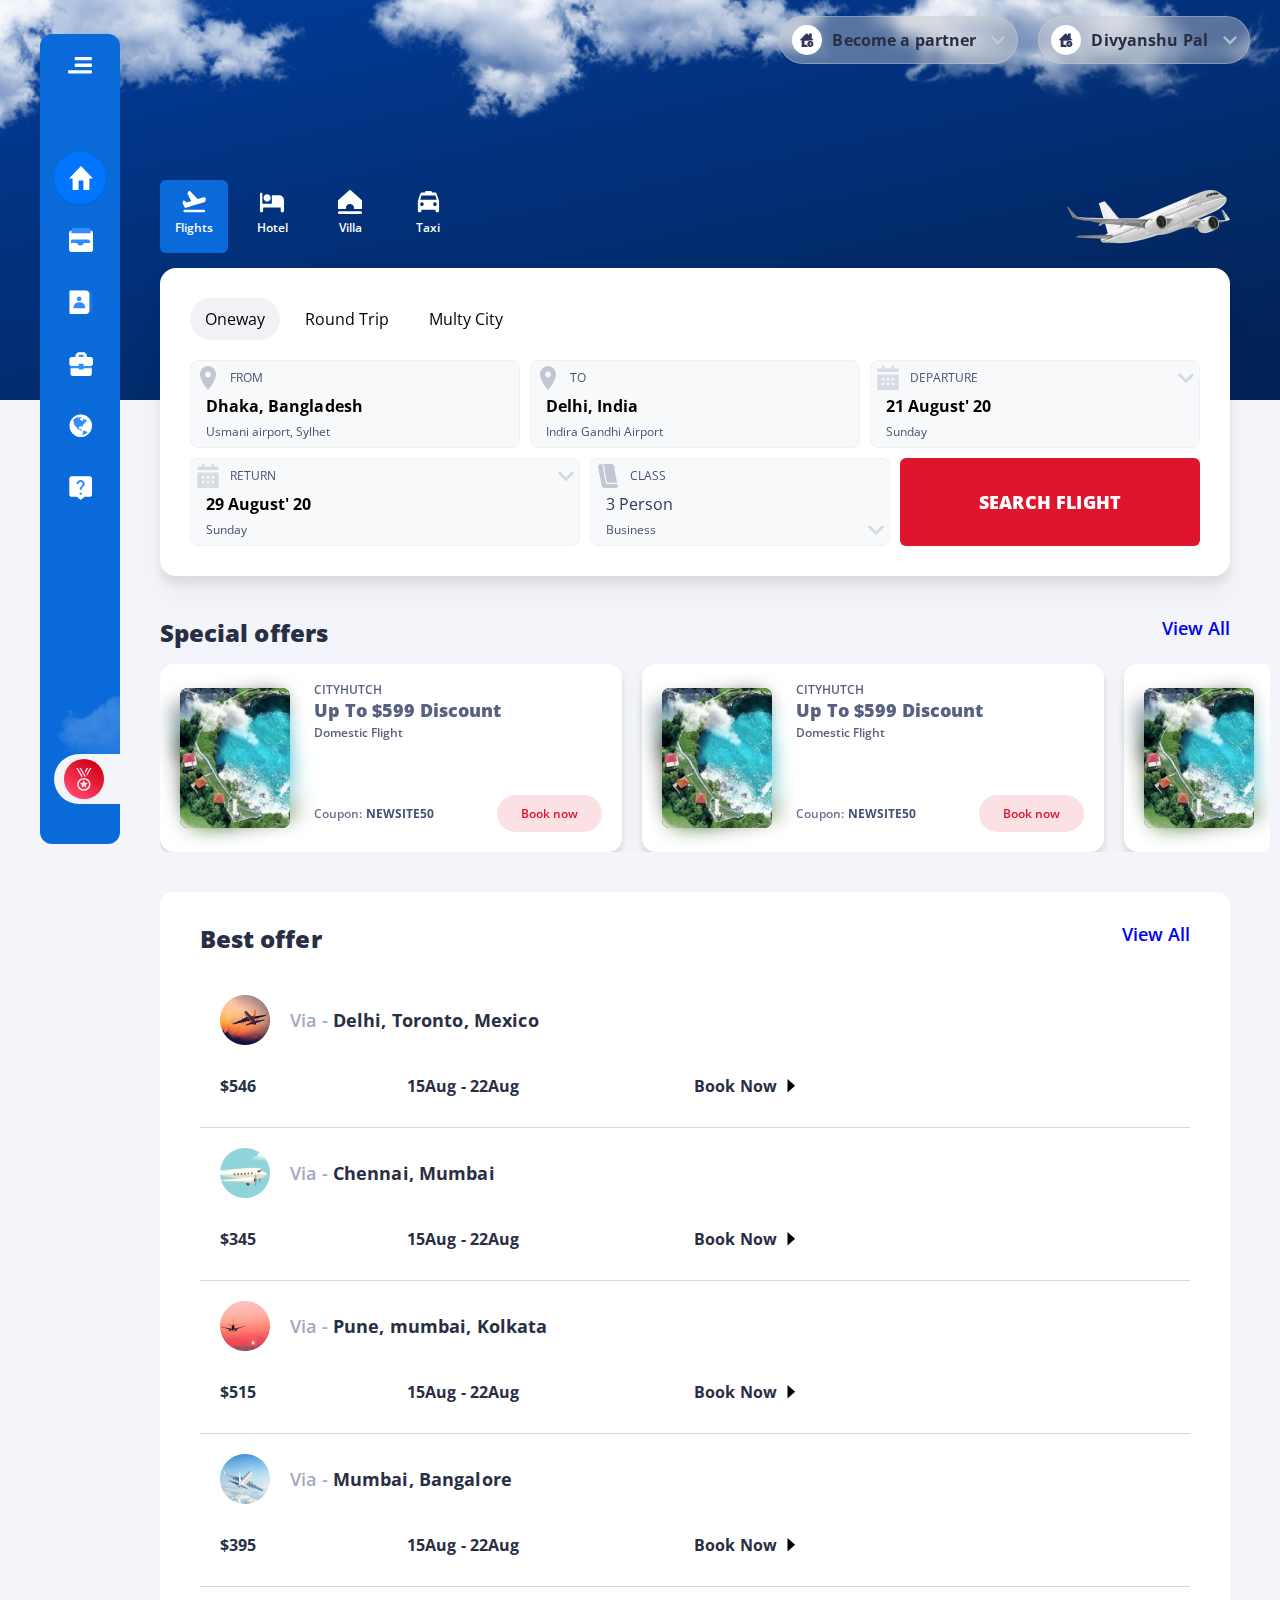
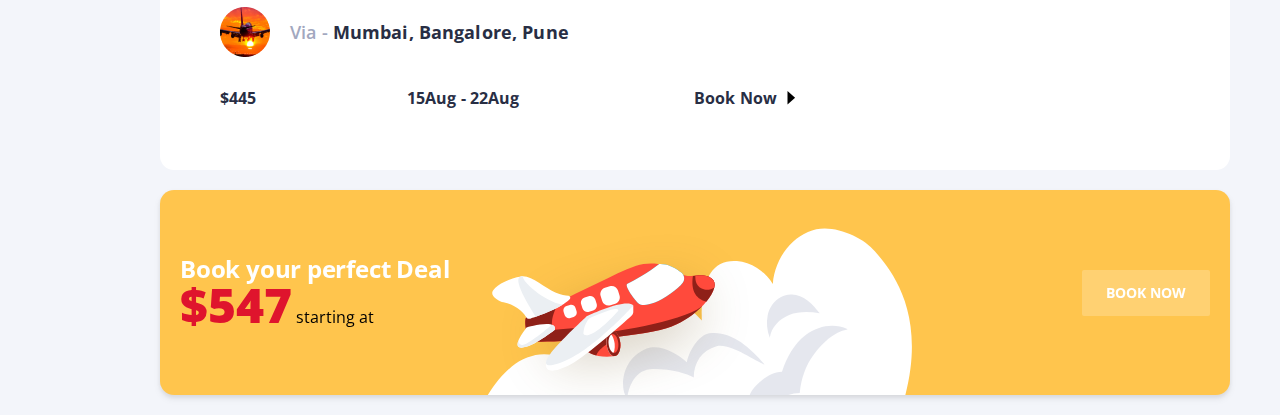
<file: pages/flights/home/index.html>
<!DOCTYPE html>
<html lang="en">
<head>
    <meta charset="UTF-8">
    <meta name="viewport" content="width=device-width, initial-scale=1.0">
    <title>Bookler</title>
    <link rel="stylesheet" href="/src/css/style.css">
    <link rel="stylesheet" href="/src/css/sidebar.css">
    <link rel="stylesheet" href="/src/css/home/header.css">
    <link rel="stylesheet" href="/src/css/home/form-section.css">
    <link rel="stylesheet" href="/src/css/home/special-offer-section.css">
    <link rel="stylesheet" href="/src/css/home/best-offer-section.css">
</head>
<body>

    <nav class="sidebar close">
        <img class="sidebar-bg" src="/src/images/header/sidebar-cloud.png" alt="bg" srcset="">
        <div>
            <div class="nav-head">
                <a href="#" class="logo">
                    <img src="/src/images/logo.svg" alt="logo" srcset="">
                </a>
                <div class="toggle">
                    <img src="/src/images/Icon/Menu/Left.svg" alt="menu-icon" srcset="">
                </div>
            </div>
           
            <ul class="menu-links">
                 <li class="nav-link nav-active">
                    <a href="#">
                        <img src="/src/images/Icon/Home/Fill.svg" alt="home icon">
                        <span class="text nav-text">Home</span>
                    </a>
                 </li>
                 <li class="nav-link">
                    <a href="#">
                        <img src="/src/images/Icon/Wallet/wallet.svg" alt="wallet icon">
                        <span class="text nav-text">Wallet</span>
                    </a>
                 </li>
                 <li class="nav-link">
                    <a href="#">
                        <img src="/src/images/Icon/Booking/Fill.svg" alt="Booking icon">
                        <span class="text nav-text">Booking</span>
                    </a>
                 </li>
                 <li class="nav-link">
                    <a href="#">
                        <img src="/src/images/Icon/Business/Fill.svg" alt="business icon">
                        <span class="text nav-text">Business</span>
                    </a>
                 </li>
                 <li class="nav-link">
                    <a href="#">
                        <img src="/src/images/Icon/Explore/Fill.svg" width="24px" height="24px" alt="explore icon">
                        <span class="text nav-text">Explore</span>
                    </a>
                 </li>
                 <li class="nav-link">
                    <a href="#">
                        <img src="/src/images/Icon/Support/Fill.svg" alt="support icon">
                        <span class="text nav-text">Support</span>
                    </a>
                 </li>
            </ul>
        </div>



        <div class="bottom">
            <div class="menu-cta">
                <a href="#" class="btn btn-primary">
                    <div class="iconbg">
                        <img src="/src/images/Icon/Premium/Fill.svg" width="24px" height="24px" alt="">
                    </div>
                    <span class="text">
                        <span>Get Premium</span><br>
                        <span>$39/m</span>
                    </span>
                    <span class="menu-cta-icon">
                        <img src="/src/images/Icon/Fill-Arrow/Right.svg" alt="arrow icon">
                    </span>
                </a>
            </div>
        </div>

    </nav>

    <header class="header close">

        <nav class="topbar">
            <div class="left">
                <div class="toggle">
                    <img src="/src/images/Icon/Menu/Right.svg" alt="menu-icon" srcset="">
                </div>
                <a href="#" class="logo">
                    <img src="/src/images/logo.svg" alt="logo" srcset="">
                </a>                
            </div>
            <div class="right">
                <button type="button" class="blur-btn partner-btn">
                        <div class="btn-title">
                            <div class="flex justify-center items-center">                            
                                <img src="/src/images/Icon/Home/Add.svg" alt="home icon" width="14px">
                            </div>
                            <span>Become a partner</span>
                        </div>
                        <div class="flex justify-center items-center">
                            <img src="/src/images/Icon/Arrow/Down.svg" alt="arrow icon" width="14px">
                        </div>
                </button>
                <button type="button" class="blur-btn">
                        <div class="btn-title">
                            <div class="flex justify-center items-center">                            
                                <img src="/src/images/Icon/Home/Add.svg" alt="home icon" width="14px">
                            </div>
                            <span>Divyanshu Pal</span>
                        </div>
                        <div class="flex justify-center items-center">
                            <img src="/src/images/Icon/Arrow/Down.svg" alt="arrow icon" width="14px">
                        </div>
                </button>
            </div>
        </nav>

        <nav class="btnbar">
            <div class="right">
                <button type="button" class="blur-btn partner-btn">
                        <div class="btn-title">
                            <div class="flex justify-center items-center">                            
                                <img src="/src/images/Icon/Home/Add.svg" alt="home icon" width="14px">
                            </div>
                            <span>Become a partner</span>
                        </div>
                        <div class="flex justify-center items-center">
                            <img src="/src/images/Icon/Arrow/Down.svg" alt="arrow icon" width="14px">
                        </div>
                </button>
                <button type="button" type="button" class="blur-btn">
                        <div class="btn-title">
                            <div class="flex justify-center items-center">                            
                                <img src="/src/images/Icon/Home/Add.svg" alt="home icon" width="14px">
                            </div>
                            <span>Divyanshu Pal</span>
                        </div>
                        <div class="flex justify-center items-center">
                            <img src="/src/images/Icon/Arrow/Down.svg" alt="arrow icon" width="14px">
                        </div>
                </button>
            </div>
        </nav>

        <img class="cloud1" src="/src/images/header/clouds1.png" alt="" srcset="">
        <img class="cloud2" src="/src/images/header/clouds2.png" alt="" srcset="">

    </header>
    <section class="app">
        
        <section class="action close">

            <div class="form-section">
                <div class="action-nav">
                <ul>
                    <li class="action-item action-item-active">
                        <a href="#">
                            <img src="/src/images/Icon/Transport/Plane.svg" alt="menu icon">
                            <span>Flights</span>
                        </a>
                    </li>
                    <li class="action-item">
                        <a href="#">
                            <img src="/src/images/Icon/Stay/Hotel.svg" alt="menu icon">
                            <span>Hotel</span>
                        </a>
                    </li>
                    <li class="action-item">
                        <a href="#">
                            <img src="/src/images/Icon/Stay/Villa.svg" alt="menu icon">
                            <span>Villa</span>
                        </a>
                    </li>
                    <li class="action-item">
                        <a href="#">
                            <img src="/src/images/Icon/Transport/Texi.svg" alt="menu icon">
                            <span>Taxi</span>
                        </a>
                    </li>
                </ul>
                <img class="aeroplane" src="/src/images/header/aeroplane.png" alt="" srcset="">
            </div>
            <div class="search-form">
                <div class="form-header">
                    <span class="form-header-span-active">Oneway</span>
                    <span>Round Trip</span>
                    <span>Multy City</span>
                </div>
                <form class="form-content" action="#">
      
                        <div class="input-block">
                            <div class="input-title">
                               <img src="/src/images/Icon/Location/Placeholder.svg" alt="">
                               <span>FROM</span>
                            </div>
                            <input type="text" name="from" placeholder="Enter a city or airport" value="Dhaka, Bangladesh">
                            <span>Usmani airport, Sylhet</span>
                        </div>
    
                        <div class="input-block" >
                            <div class="input-title">
                               <img src="/src/images/Icon/Location/Placeholder.svg" alt="">
                               <span>TO</span>
                            </div>
                            <input type="text" name="to" placeholder="Enter a city or airport" value="Delhi, India">
                            <span>Indira Gandhi Airport</span>
                        </div>
                        <div class="input-block">
                            <div class="input-title">
                               <img src="/src/images/Icon/calendar/fill.svg" alt="">
                               <span>Departure  <img src="/src/images/Icon/Arrow/Down.svg" alt="arrow-down" width="16px"></span>
                            </div>
                            <input type="text" name="Departure" placeholder="Enter a city or airport" value="21 August' 20">
                            <span>Sunday</span>
                        </div>
                        <div class="input-block">
                            <div class="input-title">
                               <img src="/src/images/Icon/calendar/fill.svg" alt="">
                               <span>Return  <img src="/src/images/Icon/Arrow/Down.svg" alt="arrow-down" width="16px"></span>
                            </div>
                            <input type="text" name="return" placeholder="Enter a city or airport" value="29 August' 20">
                            <span>Sunday</span>
                        </div>
                        <div class="input-block " style="position: relative;">
                            <div class="class-block">
                                <div class="input-title">
                                <img src="/src/images/Icon/class/Seat.svg" alt="">
                                <span>Class</span>
                                </div>
                            
                                <div type="text" name="class" id="person-count" style="padding-left: 10px;">3 Person</div>
                                <span id="class-type">Business <img src="/src/images/Icon/Arrow/Down.svg" alt="arrow-down" width="16px"></span>
                            </div>
                            <div class="class-input hidden">
                                <div></div>
                                <div class="cl-title">Travellers</div>
                                <div class="p-elem">
                                    <span>Adults</span>
                                    <div class="counter">
                                        <button type="button" type="button" id="subtr-adult" class="cbtn">-</button> <span class="cvalue" id="adult">3</span><button type="button" class="cbtn" id="add-adult">+</button>
                                        <script>
                                            const addbtn = document.getElementById("add-adult");
                                            const sub = document.getElementById("subtr-adult");
                                            const value = document.getElementById("adult")
                                            addbtn.addEventListener("click",()=>{
                                                value.innerHTML = Number(value.innerHTML)+1;
                                            })
                                            sub.addEventListener("click",()=>{
                                                value.innerHTML = Number(value.innerHTML)>0?Number(value.innerHTML)-1:Number(value.innerHTML);
                                            })                                    
                                        </script>
                                    </div>
                                </div>
                                <div class="p-elem">
                                    <span>Child</span>
                                    <div class="counter">
                                        <button type="button" id="subtr-adult1" class="cbtn">-</button> <span class="cvalue" id="adult1">0</span><button type="button" class="cbtn" id="add-adult1">+</button>
                                        <script>
                                            const addbtn1 = document.getElementById("add-adult1");
                                            const sub1 = document.getElementById("subtr-adult1");
                                            const value1 = document.getElementById("adult1")
                                            addbtn1.addEventListener("click",()=>{
                                                value1.innerHTML = Number(value1.innerHTML)+1;
                                            })
                                            sub1.addEventListener("click",()=>{
                                                value1.innerHTML = Number(value1.innerHTML)>0?Number(value1.innerHTML)-1:Number(value1.innerHTML);
                                            })                                    
                                        </script>
                                    </div>
                                </div>
                                <div class="p-elem">
                                    <span>Infants</span>
                                    <div class="counter">
                                        <button type="button" id="subtr-adult2" class="cbtn">-</button> <span class="cvalue" id="adult2">0</span><button type="button" class="cbtn" id="add-adult2">+</button>
                                        <script>
                                            const addbtn2 = document.getElementById("add-adult2");
                                            const sub2 = document.getElementById("subtr-adult2");
                                            const value2 = document.getElementById("adult2")
                                            addbtn2.addEventListener("click",()=>{
                                                value2.innerHTML = Number(value2.innerHTML)+1;
                                            })
                                            sub2.addEventListener("click",()=>{
                                                value2.innerHTML = Number(value2.innerHTML)>0?Number(value2.innerHTML)-1:Number(value2.innerHTML);
                                            })                                    
                                        </script>
                                    </div>
                                </div>
                                
                                
                                <div class="cl-title">Class</div>
                                <select name="class" id="class">
                                    <option value="Business">Business</option>
                                    <option value="Economy">Economy</option>
                                </select>
                                <div class="buttons">
                                    <button type="button" onclick="cancel();" class="cancel-btn">Cancel</button>
                                    <button type="button" onclick="apply();" class="apply-btn">Apply</button>                            
                                </div>
                                <style>
                                    .buttons{
                                        display: flex;
                                        justify-content: flex-end;
                                        gap: 10px;
                                        margin-top: 10px;
                                    }
                                    .buttons button{                
                                        padding: 10px 15px;
                                        border-radius:8px;
                                        border: none;
                                        outline: none;
                                        cursor: pointer;
                                    }
                                    .apply-btn{
                                        background-color: #0fa7ff;
                                        color: white;
                                    }
                                    .cancel-btn{
                                        background-color: #f01515b0;
                                        color: #FFF;
                                    }
                                </style>
                                <script>
                                    var drp_val ="";
                                    function classchange(e){
                                        drp_val = e.target.value;
                                    }
                                    document.getElementById("class").addEventListener("change",(e)=> classchange(e));
                                    function apply(){
                                        var val1 =  Number(document.getElementById("adult").innerHTML)
                                        var val2 =  Number(document.getElementById("adult1").innerHTML)
                                        var val3 =  Number(document.getElementById("adult2").innerHTML)
                                        document.querySelector("#person-count").innerHTML = `${val1+val2+val3} Persons`
                                        document.getElementById("class-type").innerHTML = drp_val;
                                        document.querySelector(".class-input").classList.add("hidden");
                                    }
                                    function cancel(){
                                        document.querySelector(".class-input").classList.add("hidden");
                                    }
                                    document.querySelector(".class-block").addEventListener("click",()=>{
                                        document.querySelector(".class-input").classList.toggle("hidden");
                                    })
                                </script>
                                
                            </div>
                        </div>
                        


                        <div class="input-block search-fl-btn">
                            <button  class="search-fl-btn" type="submit">Search Flight</button>
                        </div>
   

                </form>
            </div>
            </div>

            <div class="special-offer-section">
                    <div class="best-offer">
                        <div class="title">
                            <span>Special offers</span>
                            <span><a href="#">View All</a></span>
                        </div>
                    </div>                    
                    <div class="cardcontainer">
                        <div class="card">
                                <div class="image">
                                    <img src="/src/images/places/card-img.png" alt="">
                                    <img class="blur-img" src="/src/images/places/card-img.png" alt="">
                                </div>
                                <div class="card-data">
                                    <div class="details">
                                        <span class="location">CITYHUTCH</span>
                                        <span class="discount">Up To $599 Discount</span>
                                        <span class="type">Domestic Flight</span>
                                    </div>
                                    <div class="booking">
                                        <div class="coupon">
                                            <span class="coupon-title">Coupon:</span>
                                            <span class="coupon-code">NEWSITE50</span>
                                        </div>
                                        <button type="button" class="book-btn">Book now</button>
                                    </div>
                                </div>
                        </div>
                        <div class="card">
                                <div class="image">
                                    <img src="/src/images/places/card-img.png" alt="">
                                    <img class="blur-img" src="/src/images/places/card-img.png" alt="">
                                </div>
                                <div class="card-data">
                                    <div class="details">
                                        <span class="location">CITYHUTCH</span>
                                        <span class="discount">Up To $599 Discount</span>
                                        <span class="type">Domestic Flight</span>
                                    </div>
                                    <div class="booking">
                                        <div class="coupon">
                                            <span class="coupon-title">Coupon:</span>
                                            <span class="coupon-code">NEWSITE50</span>
                                        </div>
                                        <button type="button" class="book-btn">Book now</button>
                                    </div>
                                </div>
                        </div>
                        <div class="card">
                                <div class="image">
                                    <img src="/src/images/places/card-img.png" alt="">
                                    <img class="blur-img" src="/src/images/places/card-img.png" alt="">
                                </div>
                                <div class="card-data">
                                    <div class="details">
                                        <span class="location">CITYHUTCH</span>
                                        <span class="discount">Up To $599 Discount</span>
                                        <span class="type">Domestic Flight</span>
                                    </div>
                                    <div class="booking">
                                        <div class="coupon">
                                            <span class="coupon-title">Coupon:</span>
                                            <span class="coupon-code">NEWSITE50</span>
                                        </div>
                                        <button type="button" class="book-btn">Book now</button>
                                    </div>
                                </div>
                        </div>
                        <div class="card">
                                <div class="image">
                                    <img src="/src/images/places/card-img.png" alt="">
                                    <img class="blur-img" src="/src/images/places/card-img.png" alt="">
                                </div>
                                <div class="card-data">
                                    <div class="details">
                                        <span class="location">CITYHUTCH</span>
                                        <span class="discount">Up To $599 Discount</span>
                                        <span class="type">Domestic Flight</span>
                                    </div>
                                    <div class="booking">
                                        <div class="coupon">
                                            <span class="coupon-title">Coupon:</span>
                                            <span class="coupon-code">NEWSITE50</span>
                                        </div>
                                        <button type="button" class="book-btn">Book now</button>
                                    </div>
                                </div>
                        </div>
                    </div>

            </div>

            <div class="best-offer-section">
                <div class="title">
                    <span>Best offer</span>
                    <span><a href="#">View All</a></span>
                </div>
                <div class="offers">

                    <div class="offer-tab">
                        <div class="offer-left">
                            <div class="offer-img" style="display: flex;align-items: center;"><img src="/src/images/places/offer-icon1.png" alt="" srcset=""></div>
                            <div class="offer-title">
                                <span class="offer-via">Via - </span>
                                <span class="offer-via-title"> Delhi, Toronto, Mexico</span>
                            </div>
                        </div>
                        <div class="offer-right">
                            <div class="offer-price">$546</div>
                            <div class="offer-date">15Aug - 22Aug</div>
                            <div class="offer-book-btn">
                                <button type="button">
                                    <div class="btn-title">Book Now</div>
                                    <span class="book-icon" style="display: flex;align-items: center;">
                                        <svg width="9" height="14" viewBox="0 0 9 14" fill="none" xmlns="http://www.w3.org/2000/svg">
                                            <path d="M0.5 0L8.08333 6.70833L0.5 13.4167L0.5 0Z" fill="white" />
                                        </svg>
                                    </span>
                                </button>
                            </div>
                        </div>
                    </div>
                    <div class="offer-tab">
                        <div class="offer-left">
                            <div class="offer-img" style="display: flex;align-items: center;"><img src="/src/images/places/offer-icon2.svg" alt="" srcset=""></div>
                            <div class="offer-title">
                                <span class="offer-via">Via - </span>
                                <span class="offer-via-title"> Chennai, Mumbai</span>
                            </div>
                        </div>
                        <div class="offer-right">
                            <div class="offer-price">$345</div>
                            <div class="offer-date">15Aug - 22Aug</div>
                            <div class="offer-book-btn">
                                <button type="button">
                                    <div class="btn-title">Book Now</div>
                                    <span class="book-icon" style="display: flex;align-items: center;">
                                        <svg width="9" height="14" viewBox="0 0 9 14" fill="none" xmlns="http://www.w3.org/2000/svg">
                                            <path d="M0.5 0L8.08333 6.70833L0.5 13.4167L0.5 0Z" fill="white" />
                                        </svg>
                                    </span>
                                </button>
                            </div>
                        </div>
                    </div>
                    <div class="offer-tab">
                        <div class="offer-left">
                            <div class="offer-img" style="display: flex;align-items: center;"><img src="/src/images/places/offer-icon-4.png" alt="" srcset=""></div>
                            <div class="offer-title">
                                <span class="offer-via">Via - </span>
                                <span class="offer-via-title">Pune, mumbai, Kolkata</span>
                            </div>
                        </div>
                        <div class="offer-right">
                            <div class="offer-price">$515</div>
                            <div class="offer-date">15Aug - 22Aug</div>
                            <div class="offer-book-btn">
                                <button type="button">
                                    <div class="btn-title">Book Now</div>
                                    <span class="book-icon" style="display: flex;align-items: center;">
                                        <svg width="9" height="14" viewBox="0 0 9 14" fill="none" xmlns="http://www.w3.org/2000/svg">
                                            <path d="M0.5 0L8.08333 6.70833L0.5 13.4167L0.5 0Z" fill="white" />
                                        </svg>
                                    </span>
                                </button>
                            </div>
                        </div>
                    </div>
                    <div class="offer-tab">
                        <div class="offer-left">
                            <div class="offer-img" style="display: flex;align-items: center;"><img src="/src/images/places/offer-icon5.png" alt="" srcset=""></div>
                            <div class="offer-title">
                                <span class="offer-via">Via - </span>
                                <span class="offer-via-title">Mumbai, Bangalore</span>
                            </div>
                        </div>
                        <div class="offer-right">
                            <div class="offer-price">$395</div>
                            <div class="offer-date">15Aug - 22Aug</div>
                            <div class="offer-book-btn">
                                <button type="button">
                                    <div class="btn-title">Book Now</div>
                                    <span class="book-icon" style="display: flex;align-items: center;">
                                        <svg width="9" height="14" viewBox="0 0 9 14" fill="none" xmlns="http://www.w3.org/2000/svg">
                                            <path d="M0.5 0L8.08333 6.70833L0.5 13.4167L0.5 0Z" fill="white" />
                                        </svg>
                                    </span>
                                </button>
                            </div>
                        </div>
                    </div>
                    <div class="offer-tab">
                        <div class="offer-left">
                            <div class="offer-img" style="display: flex;align-items: center;"><img src="/src/images/places/offer-icon3.png" alt="" srcset=""></div>
                            <div class="offer-title">
                                <span class="offer-via">Via - </span>
                                <span class="offer-via-title">Mumbai, Bangalore, Pune</span>
                            </div>
                        </div>
                        <div class="offer-right">
                            <div class="offer-price">$445</div>
                            <div class="offer-date">15Aug - 22Aug</div>
                            <div class="offer-book-btn">
                                <button type="button">
                                    <div class="btn-title">Book Now</div>
                                    <span class="book-icon" style="display: flex;align-items: center;">
                                        <svg width="9" height="14" viewBox="0 0 9 14" fill="none" xmlns="http://www.w3.org/2000/svg">
                                            <path d="M0.5 0L8.08333 6.70833L0.5 13.4167L0.5 0Z" fill="white" />
                                        </svg>
                                    </span>
                                </button>
                            </div>
                        </div>
                    </div>
                </div>
            </div>
            <div class="deal-banner">
                <div class="left">
                    <span class="perfect-deal">Book your perfect Deal</span>
                    <div>
                        <span class="banner-price">$547</span>
                        <span class="staring-at">starting at</span>
                    </div>
                </div>
                
                <div class="right">
                    <button type="button" class="book-now">Book Now</button>
                </div>
                <img src="/src/images/places/airplane-illustration.svg" alt="" srcset="">
            </div>

        </section>

    </section>




        
</body>
<script src="/src/js/main.js"></script>
<style>
.counter{
    display: flex;
    justify-content: center;
    align-items: center;
}
.cbtn{
    padding: 2px 20px;
    font-size: 16px;
    font-weight: bolder;
    border-radius: 999px;
    border: none;
    background-color: #177CFD;
    color: #EAEFF6;
}
.cvalue{
    padding: 2px 10px;
    font-size: 16px;
    font-weight: bold;
}
.p-elem{
    display: flex;
    align-items: center;
    justify-content: space-between;
    flex-wrap: nowrap;
    font-size: 16px !important;
    font-weight: 600 !important;
    margin-bottom: 10px;
    color: #2a2a2a !important;
    line-height: 16px !important;
    padding-left: 0px !important;
    letter-spacing: 0.293px;
    text-transform: uppercase;
}
</style>
<script>
    // document.querySelector(".class-block").addEventListener("click",()=>{
    //     document.querySelector(".class-input").classList.toggle("hidden");
    // })
    // function personchange(e){
    //     document.getElementById("person-count").innerHTML = e.target.value + " Person";
    // }
    // function classchange(e){
        
    // }
    // document.getElementById("p-input").addEventListener("change",(e)=> personchange(e));
    // document.getElementById("class").addEventListener("change",(e)=> classchange(e));
    // document.querySelector(".class-block").addEventListener("click",()=>{
    //     document.querySelector(".class-input").classList.toggle("hidden");
    // })
</script>
<script>
    const tabMenu = document.querySelector(".cardcontainer");
    let activeDrag = false;
    tabMenu.addEventListener("mousemove", (drag) => {
        if (!activeDrag){
            tabMenu.classList.remove("dragging")
            return
        };
        tabMenu.classList.add("dragging");
        tabMenu.scrollLeft -= drag.movementX;
    });
    document.addEventListener("mouseup", () => {
        activeDrag = false;
    })
    tabMenu.addEventListener("mousedown", () => {
        activeDrag = true;
    });
</script>
</html>
</file>
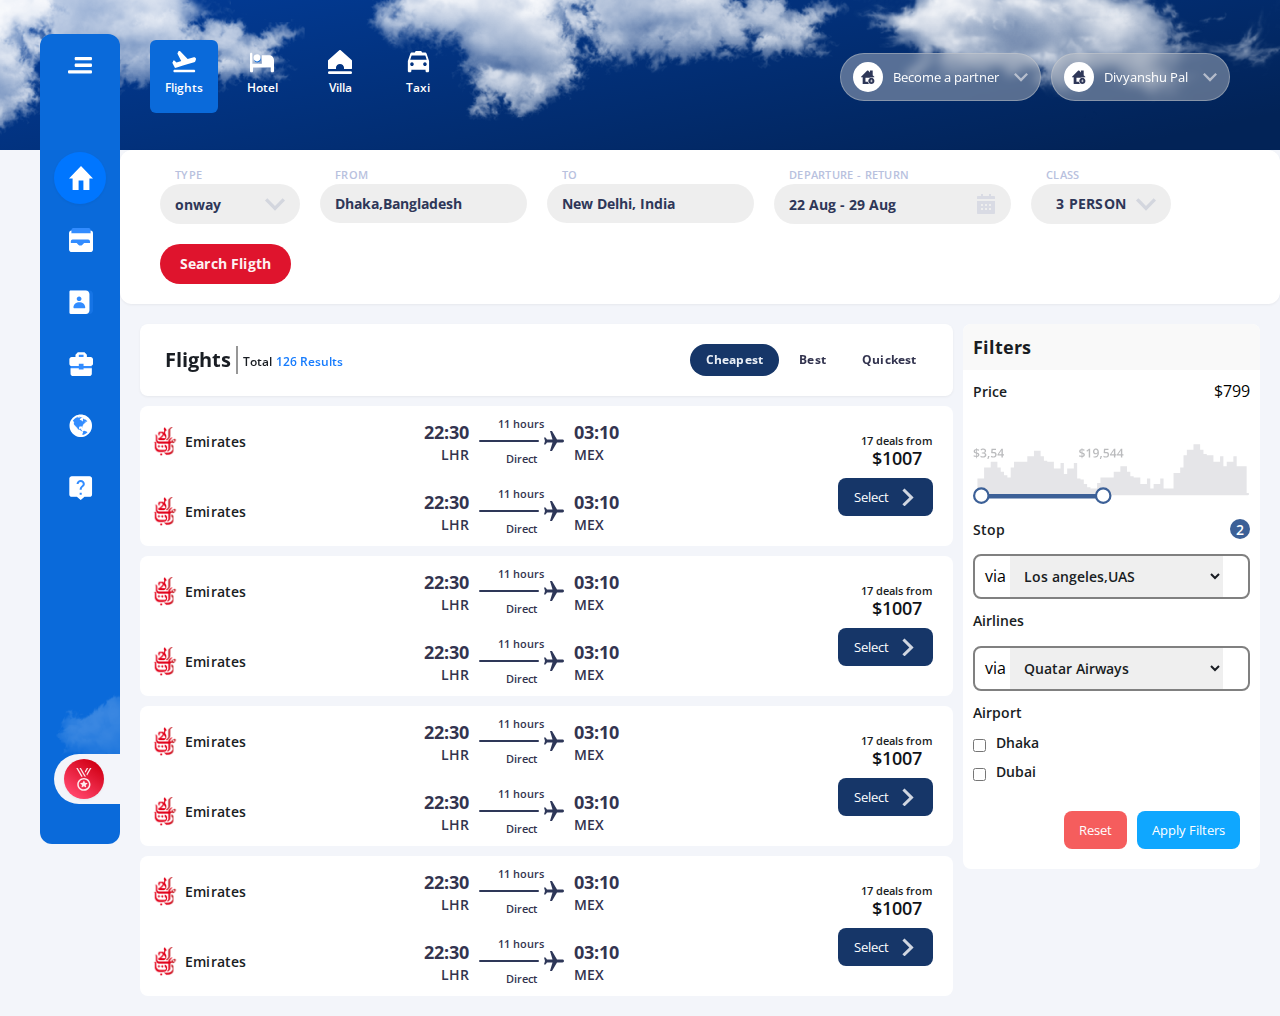
<file: pages/flights/results/index.html>
<!DOCTYPE html>
<html lang="en">
<head>
    <meta charset="UTF-8">
    <meta name="viewport" content="width=device-width, initial-scale=1.0">
    <title>Bookler</title>
    <!-- <link rel="stylesheet" href="/src/css/main.css"> -->
    <link rel="stylesheet" href="/src/css/style.css">
    <link rel="stylesheet" href="/src/css/sidebar.css">
    <link rel="stylesheet" href="/src/css/header.css">
    <link rel="stylesheet" href="/src/css/results.css">
    <link rel="stylesheet" href="/src/css/filters.css">
</head>
<body>

    <nav class="sidebar close">
        <img class="sidebar-bg" src="/src/images/header/sidebar-cloud.png" alt="bg" srcset="">
        <div>
            <div class="nav-head">
                <a href="#" class="logo">
                    <img src="/src/images/logo.svg" alt="logo" srcset="">
                </a>
                <div class="toggle">
                    <img src="/src/images/Icon/Menu/Left.svg" alt="menu-icon" srcset="">
                </div>
            </div>
           
            <ul class="menu-links">
                 <li class="nav-link nav-active">
                    <a href="#">
                        <img src="/src/images/Icon/Home/Fill.svg" alt="home icon">
                        <span class="text nav-text">Home</span>
                    </a>
                 </li>
                 <li class="nav-link">
                    <a href="#">
                        <img src="/src/images/Icon/Wallet/wallet.svg" alt="wallet icon">
                        <span class="text nav-text">Wallet</span>
                    </a>
                 </li>
                 <li class="nav-link">
                    <a href="#">
                        <img src="/src/images/Icon/Booking/Fill.svg" alt="Booking icon">
                        <span class="text nav-text">Booking</span>
                    </a>
                 </li>
                 <li class="nav-link">
                    <a href="#">
                        <img src="/src/images/Icon/Business/Fill.svg" alt="business icon">
                        <span class="text nav-text">Business</span>
                    </a>
                 </li>
                 <li class="nav-link">
                    <a href="#">
                        <img src="/src/images/Icon/Explore/Fill.svg" width="24px" height="24px" alt="explore icon">
                        <span class="text nav-text">Explore</span>
                    </a>
                 </li>
                 <li class="nav-link">
                    <a href="#">
                        <img src="/src/images/Icon/Support/Fill.svg" alt="support icon">
                        <span class="text nav-text">Support</span>
                    </a>
                 </li>
            </ul>
        </div>



        <div class="bottom">
            <div class="menu-cta">
                <a href="#" class="btn btn-primary">
                    <div class="iconbg">
                        <img src="/src/images/Icon/Premium/Fill.svg" width="24px" height="24px" alt="">
                    </div>
                    <span class="text">
                        <span>Get Premium</span><br>
                        <span>$39/m</span>
                    </span>
                    <span class="menu-cta-icon">
                        <img src="/src/images/Icon/Fill-Arrow/Right.svg" alt="arrow icon">
                    </span>
                </a>
            </div>
        </div>

    </nav>

    <header class="header close">

        <nav class="topbar">
            <div class="left">
                <div class="toggle">
                    <img src="/src/images/Icon/Menu/Right.svg" alt="menu-icon" srcset="">
                </div>
                <a href="#" class="logo">
                    <img src="/src/images/logo.svg" alt="logo" srcset="">
                </a>                
            </div>
            <div class="right">
                <button class="blur-btn partner-btn">
                        <div class="btn-title">
                            <div class="flex justify-center items-center">                            
                                <img src="/src/images/Icon/Home/Add.svg" alt="home icon" width="14px">
                            </div>
                            <span>Become a partner</span>
                        </div>
                        <div class="flex justify-center items-center">
                            <img src="/src/images/Icon/Arrow/Down.svg" alt="arrow icon" width="14px">
                        </div>
                </button>
                <button class="blur-btn">
                        <div class="btn-title">
                            <div class="flex justify-center items-center">                            
                                <img src="/src/images/Icon/Home/Add.svg" alt="home icon" width="14px">
                            </div>
                            <span>Divyanshu Pal</span>
                        </div>
                        <div class="flex justify-center items-center">
                            <img src="/src/images/Icon/Arrow/Down.svg" alt="arrow icon" width="14px">
                        </div>
                </button>
            </div>
        </nav>

        <div class="action-nav">
            <ul>
                <li class="action-item action-item-active">
                    <a href="#">
                        <img src="/src/images/Icon/Transport/Plane.svg" alt="menu icon">
                        <span>Flights</span>
                    </a>
                </li>
                <li class="action-item">
                    <a href="#">
                        <img src="/src/images/Icon/Stay/Hotel.svg" alt="menu icon">
                        <span>Hotel</span>
                    </a>
                </li>
                <li class="action-item">
                    <a href="#">
                        <img src="/src/images/Icon/Stay/Villa.svg" alt="menu icon">
                        <span>Villa</span>
                    </a>
                </li>
                <li class="action-item">
                    <a href="#">
                        <img src="/src/images/Icon/Transport/Texi.svg" alt="menu icon">
                        <span>Taxi</span>
                    </a>
                </li>
            </ul>
            <div class="flex items-center">
                <button class="blur-btn partner-btn">
                    <div class="btn-title">
                        <div class="flex justify-center items-center">                            
                            <img src="/src/images/Icon/Home/Add.svg" alt="home icon" width="14px">
                        </div>
                        <span>Become a partner</span>
                    </div>
                    <div class="flex justify-center items-center">
                        <img src="/src/images/Icon/Arrow/Down.svg" alt="arrow icon" width="14px">
                    </div>
            </button>
            <button class="blur-btn">
                    <div class="btn-title">
                        <div class="flex justify-center items-center">                            
                            <img src="/src/images/Icon/Home/Add.svg" alt="home icon" width="14px">
                        </div>
                        <span>Divyanshu Pal</span>
                    </div>
                    <div class="flex justify-center items-center">
                        <img src="/src/images/Icon/Arrow/Down.svg" alt="arrow icon" width="14px">
                    </div>
            </button>
            </div>
        </div>

        <img class="cloud1" src="/src/images/header/clouds1.png" alt="" srcset="">
        <img class="cloud2" src="/src/images/header/clouds2.png" alt="" srcset="">

    </header>

    <section class="action close">
        


        <div class="flight-search flex justify-between items-center">
            <div class="fl-left flex">
                <div class="inputgrp">
                    <div>Type</div>
                    <div class="inputcomp">
                        <input type="text" value="onway" name="type">
                        <img src="/src/images/Icon/Arrow/Down.svg" alt="">
                    </div>
                </div>
                <div class="inputgrp">
                    <div>from</div>
                    <div class="inputcomp">
                        <input type="text" value="Dhaka,Bangladesh" name="type">
                    </div>
                </div>
                <div class="inputgrp">
                    <div>To</div>
                    <div class="inputcomp">
                        <input type="text" value="New Delhi, India" name="type">
                    </div>
                </div>
                <div class="inputgrp">
                    <div>Departure - Return</div>
                    <div class="inputcomp">
                        <input type="text" value="22 Aug - 29 Aug" name="type">
                        <img src="/src/images/Icon/calendar/fill.svg" alt="">
                    </div>
                </div>
                <div class="inputgrp" style="position: relative;">
                    <div>Class</div>
                    <div class="inputcomp class-block">
                        <div type="text" name="class" id="person-count" style="padding-left: 10px;">3 Person</div>
                        <img src="/src/images/Icon/Arrow/Down.svg" alt="">
                    </div>
                    <div class="class-input hidden">
                        <div></div>
                        <div class="cl-title">Travellers</div>
                        <div class="p-elem">
                            <span>Adults</span>
                            <div class="counter">
                                <button id="subtr-adult" class="cbtn">-</button> <span class="cvalue" id="adult">3</span><button class="cbtn" id="add-adult">+</button>
                                <script>
                                    const addbtn = document.getElementById("add-adult");
                                    const sub = document.getElementById("subtr-adult");
                                    const value = document.getElementById("adult")
                                    addbtn.addEventListener("click",()=>{
                                        value.innerHTML = Number(value.innerHTML)+1;
                                    })
                                    sub.addEventListener("click",()=>{
                                        value.innerHTML = Number(value.innerHTML)>0?Number(value.innerHTML)-1:Number(value.innerHTML);
                                    })                                    
                                </script>
                            </div>
                        </div>
                        <div class="p-elem">
                            <span>Child</span>
                            <div class="counter">
                                <button id="subtr-adult1" class="cbtn">-</button> <span class="cvalue" id="adult1">0</span><button class="cbtn" id="add-adult1">+</button>
                                <script>
                                    const addbtn1 = document.getElementById("add-adult1");
                                    const sub1 = document.getElementById("subtr-adult1");
                                    const value1 = document.getElementById("adult1")
                                    addbtn1.addEventListener("click",()=>{
                                        value1.innerHTML = Number(value1.innerHTML)+1;
                                    })
                                    sub1.addEventListener("click",()=>{
                                        value1.innerHTML = Number(value1.innerHTML)>0?Number(value1.innerHTML)-1:Number(value1.innerHTML);
                                    })                                    
                                </script>
                            </div>
                        </div>
                        <div class="p-elem">
                            <span>Infants</span>
                            <div class="counter">
                                <button id="subtr-adult2" class="cbtn">-</button> <span class="cvalue" id="adult2">0</span><button class="cbtn" id="add-adult2">+</button>
                                <script>
                                    const addbtn2 = document.getElementById("add-adult2");
                                    const sub2 = document.getElementById("subtr-adult2");
                                    const value2 = document.getElementById("adult2")
                                    addbtn2.addEventListener("click",()=>{
                                        value2.innerHTML = Number(value2.innerHTML)+1;
                                    })
                                    sub2.addEventListener("click",()=>{
                                        value2.innerHTML = Number(value2.innerHTML)>0?Number(value2.innerHTML)-1:Number(value2.innerHTML);
                                    })                                    
                                </script>
                            </div>
                        </div>
                        
                        
                        <div class="cl-title">Class</div>
                        <select name="class" id="class" val>
                            <option value="Business">Business</option>
                            <option value="Economy">Economy</option>
                        </select>

                        <div class="buttons">
                            <button type="button" onclick="cancel();" class="cancel-btn">Reset</button>
                            <button type="button" onclick="apply();" class="apply-btn">Apply</button>                            
                        </div>
                        <style>
                            .buttons{
                                display: flex;
                                justify-content: flex-end;
                                gap: 10px;
                                margin-top: 10px;
                                padding-right: 10px;
                            }
                            .buttons button{                
                                padding: 10px 15px;
                                border-radius:8px;
                                border: none;
                                outline: none;
                                cursor: pointer;
                            }
                            .apply-btn{
                                background-color: #0fa7ff;
                                color: white;
                            }
                            .cancel-btn{
                                background-color: #f01515b0;
                                color: #FFF;
                            }
                        </style>
                    </div>
                </div>
            </div>
            <script>
                function apply(){
                    var val1 =  Number(document.getElementById("adult").innerHTML)
                    var val2 =  Number(document.getElementById("adult1").innerHTML)
                    var val3 =  Number(document.getElementById("adult2").innerHTML)
                    document.querySelector("#person-count").innerHTML = `${val1+val2+val3} Persons`
                    document.querySelector(".class-input").classList.add("hidden");
                }
                function cancel(){
                    document.querySelector(".class-input").classList.add("hidden");
                }
                document.querySelector(".class-block").addEventListener("click",()=>{
                    document.querySelector(".class-input").classList.toggle("hidden");
                })
            </script>
            <div class="fl-right">
                <button>Search Fligth</button>
            </div>

        </div>

        <div class="results">
            <div class="left">
                <div class="result-nav">
                    <div class="rh">
                        <span class="rh-title">Flights</span>
                        <div>
                            <span>Total</span>
                            <span>126 Results</span>
                        </div>
                    </div>
                    <div class="results-short">
                        <div class="short-top">
                            <div>
                                <span class="pl">Dhaka</span>
                                <svg width="29" height="16" viewBox="0 0 29 16" fill="none" xmlns="http://www.w3.org/2000/svg">
                                    <path d="M1 8H28M28 8L21 1M28 8L21 15" stroke="black" stroke-width="2" stroke-linecap="round" stroke-linejoin="round"/>
                                </svg>                                
                                <span class="pl">Delhi</span>
                            </div>
                            <button class="edit-btn">Edit</button>
                        </div>
                        <div class="short-bottom">
                            <div class="short-grp">
                                <div class="dot"></div>
                                <span id="fl-type">Onway</span>
                            </div>
                            <div class="short-grp">
                                <div class="dot"></div>
                                <span id="fl-type">3 Persons</span>
                            </div>
                            <div class="short-grp">
                                <div class="dot"></div>
                                <span id="fl-type">21 Aug - 29 Aug</span>
                            </div>
                        </div>
                    </div>
                    <div class="result-filters">
                        <button class="filter-btn filter-btn-active">Cheapest</button>
                        <button class="filter-btn">Best</button>
                        <button class="filter-btn">Quickest</button>
                    </div>
                </div>
                <div class="filters-nav">
                    <div class="filter-head">
                        <div class="filters-title">Filters</div>
                        <img src="/src/images/Icon/Arrow/Down.svg" alt="">
                    </div>                    
                    <div id="second-filter" class="filters f-hidden">
                        <!-- <div class="fi-head">Filters</div> -->
                        <div class="fi-body">
                            <form>
                            <div class="price heads">
                                <div class="price-head">
                                    <span>Price</span>
                                    <span>$799</span>
                                </div>
                                <div class="price-graph"><img src="/src/images/places/Graph.svg" alt="" width="100%"></div>
                            </div>
                            <div class="stop in-cp">
                                <div class="stop-head heads">
                                    <span>Stop</span>
                                    <span class="head-c">2</span>
                                </div>
                                <div class="stop-drp">
                                    <span>via</span>
                                    <select class="drp" name="cars" id="cars">
                                        <option value="la">Los angeles,UAS</option>
                                        <option value="dl">Delhi,India</option>
                                        <option value="la">Dhaka,Bangladesh</option>
                                    </select>
                                </div>
                            </div>
                            <div class="airline in-cp">
                                <div class="airline-head heads">
                                    <span>Airlines</span>
                                </div>
                                <div class="stop-drp">
                                    <span>via</span>
                                    <select class="drp" name="cars" id="cars">
                                        <option value="la">Quatar Airways</option>
                                        <option value="dl">Air India</option>
                                        <option value="la">Indigo</option>
                                    </select>
                                </div>
                            </div>
                            <div class="airport">
                                <div class="airport-head heads">
                                    <span>Airport</span>
                                </div>
                                <div class="air-drp">
                                        <div class="check-comp">
                                            <input type="checkbox">
                                            <div class="check">Dhaka</div>
                                        </div>
                                        <div class="check-comp">
                                            <input type="checkbox">
                                            <div class="check">Dubai</div>
                                        </div>
                                </div>
                            </div>
                            <div class="buttons">
                                <button type="reset" class="cancel-btn">Reset </button>
                                <button type="submit" onclick="done();" class="apply-btn">Apply Filters</button>                            
                            </div>
                            </form>
                            <script>
                                function done(){
                                    document.querySelector(".filters-nav").classList.remove("open");
                                }
                            </script>
                        </div>
                    </div>
                </div>
                <div class="result-display">


                    <div class="result-card ">
                        <div class="rc-left">
                            <div class="top">
                                <div class="airline-logo">
                                    <img src="/src/images/places/airline-logo.png" alt="">
                                    <span>Emirates</span>
                                </div>
                                <div class="routedetails">
                                    <div class="start-po">
                                        <div class="time">22:30</div>
                                        <div class="po-name">LHR</div>
                                    </div>
                                    <div class="fltype-po">
                                        <div class="duration">11 hours</div>
                                        <div class="fl-gfx">
                                            <div class="line"></div>
                                            <svg width="20" height="20" viewBox="0 0 20 20" fill="none" xmlns="http://www.w3.org/2000/svg">
                                                <path d="M-2.98023e-07 6.5H1.5L3 8.5L8.5 8.5L6 0L8 0L13 8.5L18.5 8.5C18.9167 8.5 19.2708 8.64583 19.5625 8.9375C19.8542 9.22917 20 9.58333 20 10C20 10.4167 19.8542 10.7708 19.5625 11.0625C19.2708 11.3542 18.9167 11.5 18.5 11.5L13 11.5L8 20H6L8.5 11.5L3 11.5L1.5 13.5H-2.98023e-07L1 10L-2.98023e-07 6.5Z" fill="#2E3758"/>
                                            </svg>                                                
                                        </div>
                                        <div class="fl-type">Direct</div>
                                    </div>
                                    <div class="end-po">
                                        <div class="time">03:10</div>
                                        <div class="po-name">MEX</div>
                                    </div>
                                </div>
                            </div>
                            <div class="top">
                                <div class="airline-logo">
                                    <img src="/src/images/places/airline-logo.png" alt="">
                                    <span>Emirates</span>
                                </div>
                                <div class="routedetails">
                                    <div class="start-po">
                                        <div class="time">22:30</div>
                                        <div class="po-name">LHR</div>
                                    </div>
                                    <div class="fltype-po">
                                        <div class="duration">11 hours</div>
                                        <div class="fl-gfx">
                                            <div class="line"></div>
                                            <svg width="20" height="20" viewBox="0 0 20 20" fill="none" xmlns="http://www.w3.org/2000/svg">
                                                <path d="M-2.98023e-07 6.5H1.5L3 8.5L8.5 8.5L6 0L8 0L13 8.5L18.5 8.5C18.9167 8.5 19.2708 8.64583 19.5625 8.9375C19.8542 9.22917 20 9.58333 20 10C20 10.4167 19.8542 10.7708 19.5625 11.0625C19.2708 11.3542 18.9167 11.5 18.5 11.5L13 11.5L8 20H6L8.5 11.5L3 11.5L1.5 13.5H-2.98023e-07L1 10L-2.98023e-07 6.5Z" fill="#2E3758"/>
                                            </svg>                                                
                                        </div>
                                        <div class="fl-type">Direct</div>
                                    </div>
                                    <div class="end-po">
                                        <div class="time">03:10</div>
                                        <div class="po-name">MEX</div>
                                    </div>
                                </div>
                            </div>
                        </div>
                        <div class="rc-right">
                            <div class="pdets">
                                <span class="dinfo">17 deals from</span>
                                <span class="dprice">$1007</span>
                            </div>
                            <button>
                                <span>Select</span>
                                <span><img src="/src/images/Icon/Arrow/Right.svg" alt="" srcset=""></span>
                            </button>
                        </div>
                        <!-- <div class="res-expa">

                        </div> -->
                    </div>
                    <div class="result-card">
                        <div class="rc-left">
                            <div class="top">
                                <div class="airline-logo">
                                    <img src="/src/images/places/airline-logo.png" alt="">
                                    <span>Emirates</span>
                                </div>
                                <div class="routedetails">
                                    <div class="start-po">
                                        <div class="time">22:30</div>
                                        <div class="po-name">LHR</div>
                                    </div>
                                    <div class="fltype-po">
                                        <div class="duration">11 hours</div>
                                        <div class="fl-gfx">
                                            <div class="line"></div>
                                            <svg width="20" height="20" viewBox="0 0 20 20" fill="none" xmlns="http://www.w3.org/2000/svg">
                                                <path d="M-2.98023e-07 6.5H1.5L3 8.5L8.5 8.5L6 0L8 0L13 8.5L18.5 8.5C18.9167 8.5 19.2708 8.64583 19.5625 8.9375C19.8542 9.22917 20 9.58333 20 10C20 10.4167 19.8542 10.7708 19.5625 11.0625C19.2708 11.3542 18.9167 11.5 18.5 11.5L13 11.5L8 20H6L8.5 11.5L3 11.5L1.5 13.5H-2.98023e-07L1 10L-2.98023e-07 6.5Z" fill="#2E3758"/>
                                            </svg>                                                
                                        </div>
                                        <div class="fl-type">Direct</div>
                                    </div>
                                    <div class="end-po">
                                        <div class="time">03:10</div>
                                        <div class="po-name">MEX</div>
                                    </div>
                                </div>
                            </div>
                            <div class="top">
                                <div class="airline-logo">
                                    <img src="/src/images/places/airline-logo.png" alt="">
                                    <span>Emirates</span>
                                </div>
                                <div class="routedetails">
                                    <div class="start-po">
                                        <div class="time">22:30</div>
                                        <div class="po-name">LHR</div>
                                    </div>
                                    <div class="fltype-po">
                                        <div class="duration">11 hours</div>
                                        <div class="fl-gfx">
                                            <div class="line"></div>
                                            <svg width="20" height="20" viewBox="0 0 20 20" fill="none" xmlns="http://www.w3.org/2000/svg">
                                                <path d="M-2.98023e-07 6.5H1.5L3 8.5L8.5 8.5L6 0L8 0L13 8.5L18.5 8.5C18.9167 8.5 19.2708 8.64583 19.5625 8.9375C19.8542 9.22917 20 9.58333 20 10C20 10.4167 19.8542 10.7708 19.5625 11.0625C19.2708 11.3542 18.9167 11.5 18.5 11.5L13 11.5L8 20H6L8.5 11.5L3 11.5L1.5 13.5H-2.98023e-07L1 10L-2.98023e-07 6.5Z" fill="#2E3758"/>
                                            </svg>                                                
                                        </div>
                                        <div class="fl-type">Direct</div>
                                    </div>
                                    <div class="end-po">
                                        <div class="time">03:10</div>
                                        <div class="po-name">MEX</div>
                                    </div>
                                </div>
                            </div>
                        </div>
                        <div class="rc-right">
                            <div class="pdets">
                                <span class="dinfo">17 deals from</span>
                                <span class="dprice">$1007</span>
                            </div>
                            <button>
                                <span>Select</span>
                                <span><img src="/src/images/Icon/Arrow/Right.svg" alt="" srcset=""></span>
                            </button>
                        </div>
                        <!-- <div class="res-expa">

                        </div> -->
                    </div>
                    <div class="result-card">
                        <div class="rc-left">
                            <div class="top">
                                <div class="airline-logo">
                                    <img src="/src/images/places/airline-logo.png" alt="">
                                    <span>Emirates</span>
                                </div>
                                <div class="routedetails">
                                    <div class="start-po">
                                        <div class="time">22:30</div>
                                        <div class="po-name">LHR</div>
                                    </div>
                                    <div class="fltype-po">
                                        <div class="duration">11 hours</div>
                                        <div class="fl-gfx">
                                            <div class="line"></div>
                                            <svg width="20" height="20" viewBox="0 0 20 20" fill="none" xmlns="http://www.w3.org/2000/svg">
                                                <path d="M-2.98023e-07 6.5H1.5L3 8.5L8.5 8.5L6 0L8 0L13 8.5L18.5 8.5C18.9167 8.5 19.2708 8.64583 19.5625 8.9375C19.8542 9.22917 20 9.58333 20 10C20 10.4167 19.8542 10.7708 19.5625 11.0625C19.2708 11.3542 18.9167 11.5 18.5 11.5L13 11.5L8 20H6L8.5 11.5L3 11.5L1.5 13.5H-2.98023e-07L1 10L-2.98023e-07 6.5Z" fill="#2E3758"/>
                                            </svg>                                                
                                        </div>
                                        <div class="fl-type">Direct</div>
                                    </div>
                                    <div class="end-po">
                                        <div class="time">03:10</div>
                                        <div class="po-name">MEX</div>
                                    </div>
                                </div>
                            </div>
                            <div class="top">
                                <div class="airline-logo">
                                    <img src="/src/images/places/airline-logo.png" alt="">
                                    <span>Emirates</span>
                                </div>
                                <div class="routedetails">
                                    <div class="start-po">
                                        <div class="time">22:30</div>
                                        <div class="po-name">LHR</div>
                                    </div>
                                    <div class="fltype-po">
                                        <div class="duration">11 hours</div>
                                        <div class="fl-gfx">
                                            <div class="line"></div>
                                            <svg width="20" height="20" viewBox="0 0 20 20" fill="none" xmlns="http://www.w3.org/2000/svg">
                                                <path d="M-2.98023e-07 6.5H1.5L3 8.5L8.5 8.5L6 0L8 0L13 8.5L18.5 8.5C18.9167 8.5 19.2708 8.64583 19.5625 8.9375C19.8542 9.22917 20 9.58333 20 10C20 10.4167 19.8542 10.7708 19.5625 11.0625C19.2708 11.3542 18.9167 11.5 18.5 11.5L13 11.5L8 20H6L8.5 11.5L3 11.5L1.5 13.5H-2.98023e-07L1 10L-2.98023e-07 6.5Z" fill="#2E3758"/>
                                            </svg>                                                
                                        </div>
                                        <div class="fl-type">Direct</div>
                                    </div>
                                    <div class="end-po">
                                        <div class="time">03:10</div>
                                        <div class="po-name">MEX</div>
                                    </div>
                                </div>
                            </div>
                        </div>
                        <div class="rc-right">
                            <div class="pdets">
                                <span class="dinfo">17 deals from</span>
                                <span class="dprice">$1007</span>
                            </div>
                            <button>
                                <span>Select</span>
                                <span><img src="/src/images/Icon/Arrow/Right.svg" alt="" srcset=""></span>
                            </button>
                        </div>
                    </div>
                    <div class="result-card">
                        <div class="rc-left">
                            <div class="top">
                                <div class="airline-logo">
                                    <img src="/src/images/places/airline-logo.png" alt="">
                                    <span>Emirates</span>
                                </div>
                                <div class="routedetails">
                                    <div class="start-po">
                                        <div class="time">22:30</div>
                                        <div class="po-name">LHR</div>
                                    </div>
                                    <div class="fltype-po">
                                        <div class="duration">11 hours</div>
                                        <div class="fl-gfx">
                                            <div class="line"></div>
                                            <svg width="20" height="20" viewBox="0 0 20 20" fill="none" xmlns="http://www.w3.org/2000/svg">
                                                <path d="M-2.98023e-07 6.5H1.5L3 8.5L8.5 8.5L6 0L8 0L13 8.5L18.5 8.5C18.9167 8.5 19.2708 8.64583 19.5625 8.9375C19.8542 9.22917 20 9.58333 20 10C20 10.4167 19.8542 10.7708 19.5625 11.0625C19.2708 11.3542 18.9167 11.5 18.5 11.5L13 11.5L8 20H6L8.5 11.5L3 11.5L1.5 13.5H-2.98023e-07L1 10L-2.98023e-07 6.5Z" fill="#2E3758"/>
                                            </svg>                                                
                                        </div>
                                        <div class="fl-type">Direct</div>
                                    </div>
                                    <div class="end-po">
                                        <div class="time">03:10</div>
                                        <div class="po-name">MEX</div>
                                    </div>
                                </div>
                            </div>
                            <div class="top">
                                <div class="airline-logo">
                                    <img src="/src/images/places/airline-logo.png" alt="">
                                    <span>Emirates</span>
                                </div>
                                <div class="routedetails">
                                    <div class="start-po">
                                        <div class="time">22:30</div>
                                        <div class="po-name">LHR</div>
                                    </div>
                                    <div class="fltype-po">
                                        <div class="duration">11 hours</div>
                                        <div class="fl-gfx">
                                            <div class="line"></div>
                                            <svg width="20" height="20" viewBox="0 0 20 20" fill="none" xmlns="http://www.w3.org/2000/svg">
                                                <path d="M-2.98023e-07 6.5H1.5L3 8.5L8.5 8.5L6 0L8 0L13 8.5L18.5 8.5C18.9167 8.5 19.2708 8.64583 19.5625 8.9375C19.8542 9.22917 20 9.58333 20 10C20 10.4167 19.8542 10.7708 19.5625 11.0625C19.2708 11.3542 18.9167 11.5 18.5 11.5L13 11.5L8 20H6L8.5 11.5L3 11.5L1.5 13.5H-2.98023e-07L1 10L-2.98023e-07 6.5Z" fill="#2E3758"/>
                                            </svg>                                                
                                        </div>
                                        <div class="fl-type">Direct</div>
                                    </div>
                                    <div class="end-po">
                                        <div class="time">03:10</div>
                                        <div class="po-name">MEX</div>
                                    </div>
                                </div>
                            </div>
                        </div>
                        <div class="rc-right">
                            <div class="pdets">
                                <span class="dinfo">17 deals from</span>
                                <span class="dprice">$1007</span>
                            </div>
                            <button>
                                <span>Select</span>
                                <span><img src="/src/images/Icon/Arrow/Right.svg" alt="" srcset=""></span>
                            </button>
                        </div>
                    </div>
                    


                </div>
            </div>

            <div id="main-filter" class="filters">
                <div class="fi-head">Filters</div>
                <div class="fi-body">
                    <form >
                    <div class="price heads">
                        <div class="price-head">
                            <span>Price</span>
                            <span>$799</span>
                        </div>
                        <div class="price-graph"><img src="/src/images/places/Graph.svg" alt="" width="100%"></div>
                    </div>
                    <div class="stop in-cp">
                        <div class="stop-head heads">
                            <span>Stop</span>
                            <span class="head-c">2</span>
                        </div>
                        <div class="stop-drp">
                            <span>via</span>
                            <select class="drp" name="cars" id="stop">
                                <option value="la">Los angeles,UAS</option>
                                <option value="dl">Delhi,India</option>
                                <option value="la">Dhaka,Bangladesh</option>
                            </select>
                        </div>
                    </div>
                    <div class="airline in-cp">
                        <div class="airline-head heads">
                            <span>Airlines</span>
                        </div>
                        <div class="stop-drp">
                            <span>via</span>
                            <select class="drp" name="cars" id="airlines">
                                <option value="la">Quatar Airways</option>
                                <option value="dl">Air India</option>
                                <option value="la">Indigo</option>
                            </select>
                        </div>
                    </div>
                    <div class="airport">
                        <div class="airport-head heads">
                            <span>Airport</span>
                        </div>
                        <div class="air-drp">
                                <div class="check-comp">
                                    <input type="checkbox">
                                    <div class="check">Dhaka</div>
                                </div>
                                <div class="check-comp">
                                    <input type="checkbox">
                                    <div class="check">Dubai</div>
                                </div>
                        </div>
                    </div>
                    <div class="buttons">
                        <button type="reset" class="cancel-btn">Reset </button>
                        <button type="submit" class="apply-btn">Apply Filters</button>                            
                    </div>
                    </form>           
            </div>
            <script>
                
            </script>
        </div>

    </section>        
</body>
<style>
    
</style>
<script src="/src/js/main.js"></script>
<script>
    const f_bd = document.querySelector(".filters-nav");
    const f_nav = document.querySelector(".filter-head");
    f_nav.addEventListener('click',()=>{
        f_bd.classList.toggle("open");
    })
    var filter_btn = document.querySelectorAll('.filter-btn');
    filter_btn.forEach((item,index)=>{
            item.addEventListener('click',(index)=>{
                filter_btn.forEach((item,i)=>{
                    item.classList.remove('filter-btn-active');
            })
            item.classList.add('filter-btn-active');
        })
    })
    const short_form = document.querySelector(".edit-btn");
    short_form.addEventListener("click", () => {
        if(short_form.textContent == "Edit"){
            short_form.textContent = "Close"
            short_form.setAttribute("style","background:red;")
        }
        else{
            short_form.textContent = "Edit"
            short_form.setAttribute("style","")
        }

        document.querySelector(".flight-search").classList.toggle("hidden");
    });
</script>
</html>
</file>
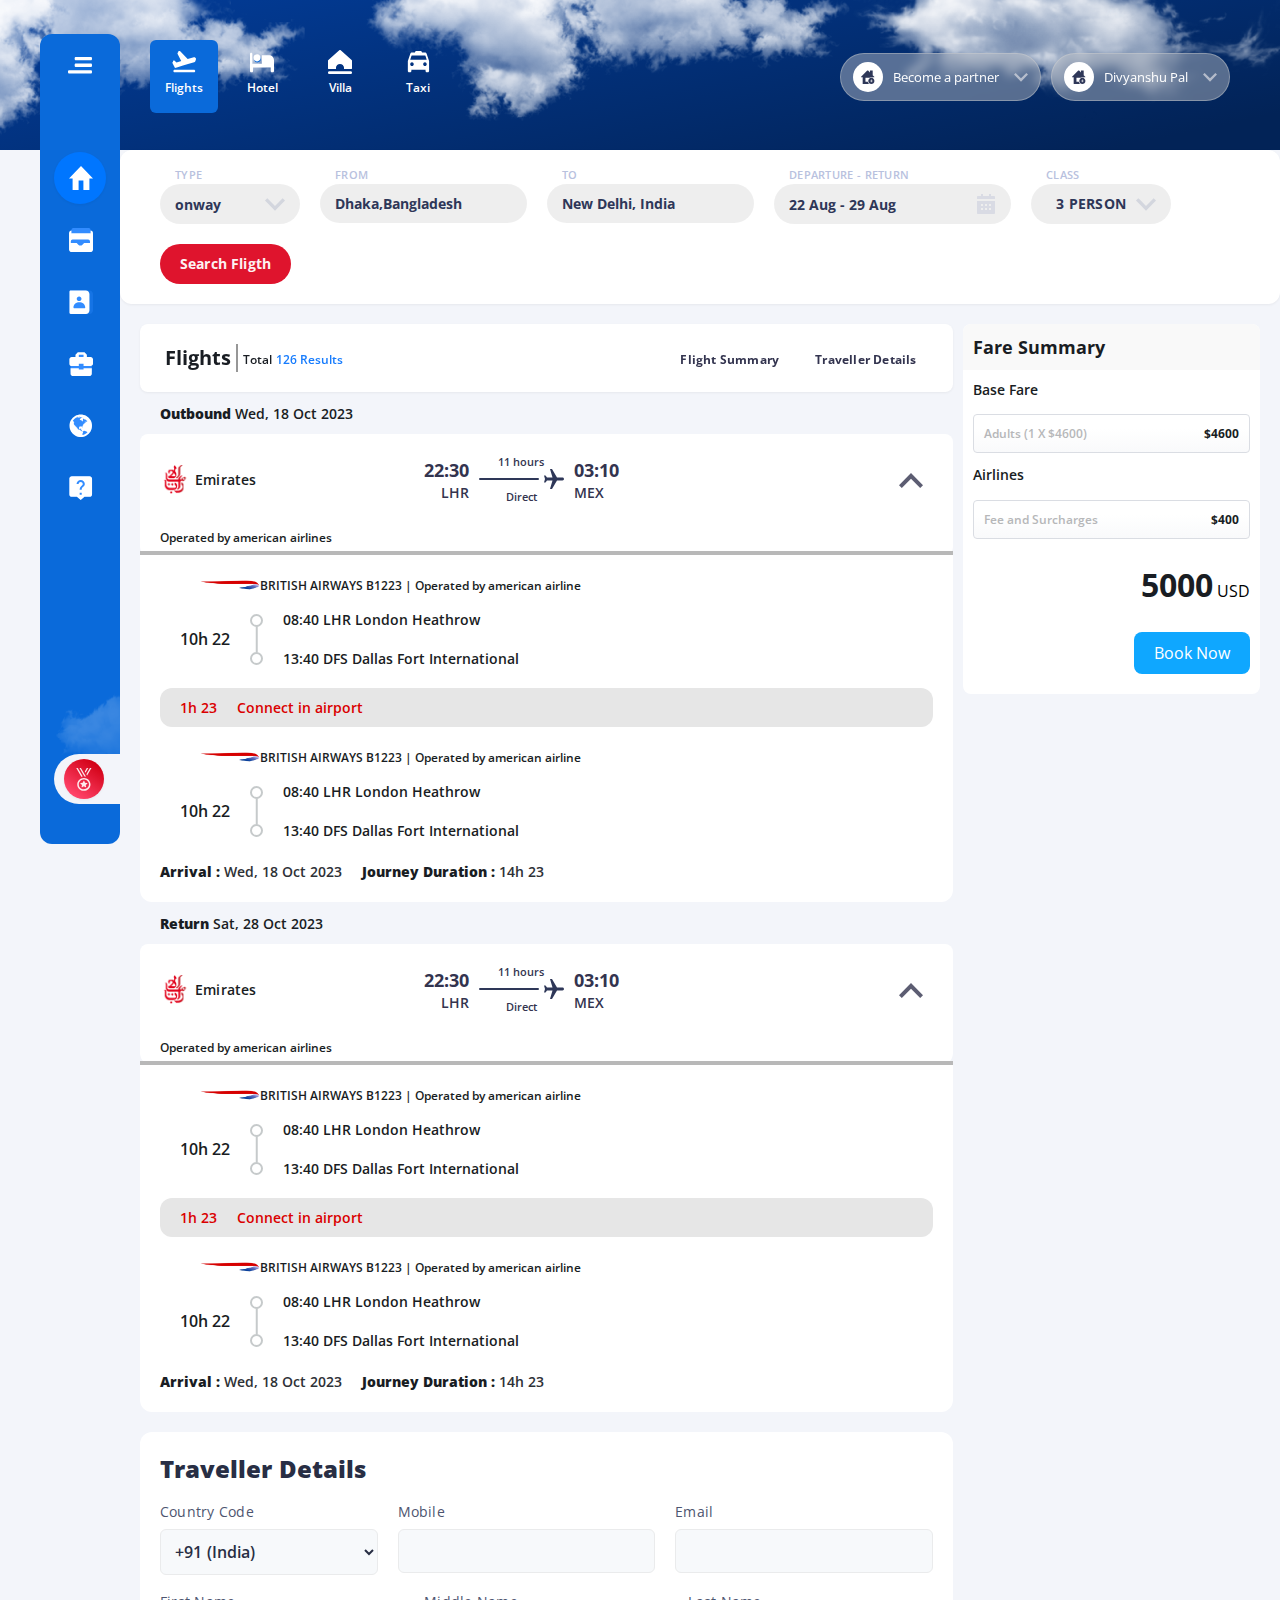
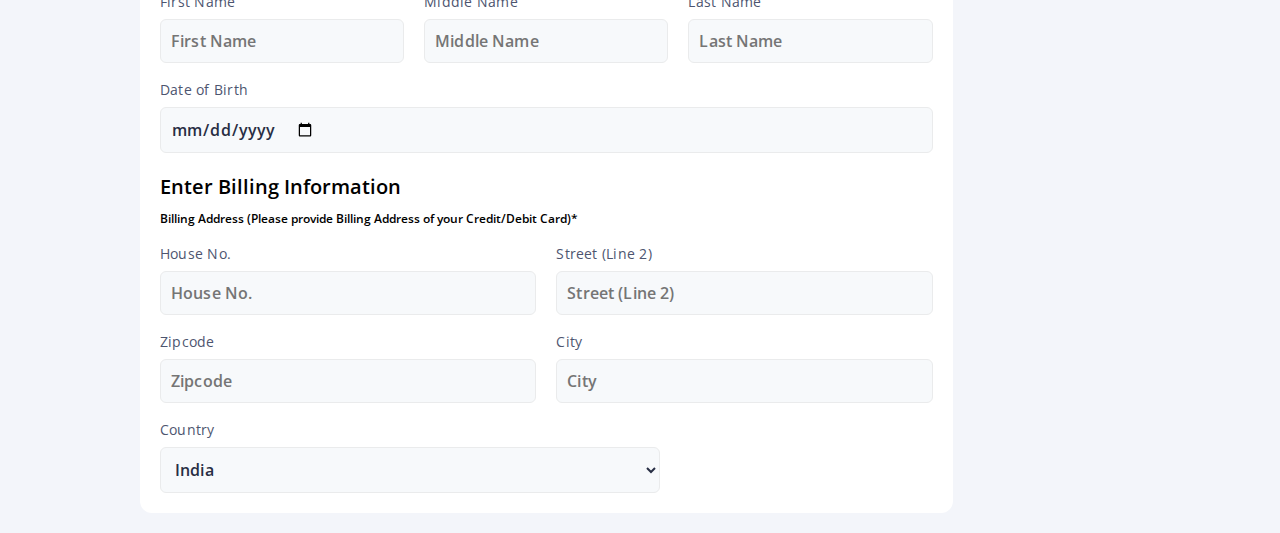
<file: pages/flights/summary/index.html>
<!DOCTYPE html>
<html lang="en">
<head>
    <meta charset="UTF-8">
    <meta name="viewport" content="width=device-width, initial-scale=1.0">
    <title>Bookler</title>
    <!-- <link rel="stylesheet" href="/src/css/main.css"> -->
    <link rel="stylesheet" href="/src/css/style.css">
    <link rel="stylesheet" href="/src/css/sidebar.css">
    <link rel="stylesheet" href="/src/css/header.css">
    <link rel="stylesheet" href="/src/css/results.css">
    <link rel="stylesheet" href="/src/css/filters.css">
    <link rel="stylesheet" href="/src/css/expanded.css">
</head>
<body>

    <nav class="sidebar close">
        <img class="sidebar-bg" src="/src/images/header/sidebar-cloud.png" alt="bg" srcset="">
        <div>
            <div class="nav-head">
                <a href="#" class="logo">
                    <img src="/src/images/logo.svg" alt="logo" srcset="">
                </a>
                <div class="toggle">
                    <img src="/src/images/Icon/Menu/Left.svg" alt="menu-icon" srcset="">
                </div>
            </div>
           
            <ul class="menu-links">
                 <li class="nav-link nav-active">
                    <a href="#">
                        <img src="/src/images/Icon/Home/Fill.svg" alt="home icon">
                        <span class="text nav-text">Home</span>
                    </a>
                 </li>
                 <li class="nav-link">
                    <a href="#">
                        <img src="/src/images/Icon/Wallet/wallet.svg" alt="wallet icon">
                        <span class="text nav-text">Wallet</span>
                    </a>
                 </li>
                 <li class="nav-link">
                    <a href="#">
                        <img src="/src/images/Icon/Booking/Fill.svg" alt="Booking icon">
                        <span class="text nav-text">Booking</span>
                    </a>
                 </li>
                 <li class="nav-link">
                    <a href="#">
                        <img src="/src/images/Icon/Business/Fill.svg" alt="business icon">
                        <span class="text nav-text">Business</span>
                    </a>
                 </li>
                 <li class="nav-link">
                    <a href="#">
                        <img src="/src/images/Icon/Explore/Fill.svg" width="24px" height="24px" alt="explore icon">
                        <span class="text nav-text">Explore</span>
                    </a>
                 </li>
                 <li class="nav-link">
                    <a href="#">
                        <img src="/src/images/Icon/Support/Fill.svg" alt="support icon">
                        <span class="text nav-text">Support</span>
                    </a>
                 </li>
            </ul>
        </div>



        <div class="bottom">
            <div class="menu-cta">
                <a href="#" class="btn btn-primary">
                    <div class="iconbg">
                        <img src="/src/images/Icon/Premium/Fill.svg" width="24px" height="24px" alt="">
                    </div>
                    <span class="text">
                        <span>Get Premium</span><br>
                        <span>$39/m</span>
                    </span>
                    <span class="menu-cta-icon">
                        <img src="/src/images/Icon/Fill-Arrow/Right.svg" alt="arrow icon">
                    </span>
                </a>
            </div>
        </div>

    </nav>

    <header class="header close">

        <nav class="topbar">
            <div class="left">
                <div class="toggle">
                    <img src="/src/images/Icon/Menu/Right.svg" alt="menu-icon" srcset="">
                </div>
                <a href="#" class="logo">
                    <img src="/src/images/logo.svg" alt="logo" srcset="">
                </a>                
            </div>
            <div class="right">
                <button class="blur-btn partner-btn">
                        <div class="btn-title">
                            <div class="flex justify-center items-center">                            
                                <img src="/src/images/Icon/Home/Add.svg" alt="home icon" width="14px">
                            </div>
                            <span>Become a partner</span>
                        </div>
                        <div class="flex justify-center items-center">
                            <img src="/src/images/Icon/Arrow/Down.svg" alt="arrow icon" width="14px">
                        </div>
                </button>
                <button class="blur-btn">
                        <div class="btn-title">
                            <div class="flex justify-center items-center">                            
                                <img src="/src/images/Icon/Home/Add.svg" alt="home icon" width="14px">
                            </div>
                            <span>Divyanshu Pal</span>
                        </div>
                        <div class="flex justify-center items-center">
                            <img src="/src/images/Icon/Arrow/Down.svg" alt="arrow icon" width="14px">
                        </div>
                </button>
            </div>
        </nav>

        <div class="action-nav">
            <ul>
                <li class="action-item action-item-active">
                    <a href="#">
                        <img src="/src/images/Icon/Transport/Plane.svg" alt="menu icon">
                        <span>Flights</span>
                    </a>
                </li>
                <li class="action-item">
                    <a href="#">
                        <img src="/src/images/Icon/Stay/Hotel.svg" alt="menu icon">
                        <span>Hotel</span>
                    </a>
                </li>
                <li class="action-item">
                    <a href="#">
                        <img src="/src/images/Icon/Stay/Villa.svg" alt="menu icon">
                        <span>Villa</span>
                    </a>
                </li>
                <li class="action-item">
                    <a href="#">
                        <img src="/src/images/Icon/Transport/Texi.svg" alt="menu icon">
                        <span>Taxi</span>
                    </a>
                </li>
            </ul>
            <div class="flex items-center">
                <button class="blur-btn partner-btn">
                    <div class="btn-title">
                        <div class="flex justify-center items-center">                            
                            <img src="/src/images/Icon/Home/Add.svg" alt="home icon" width="14px">
                        </div>
                        <span>Become a partner</span>
                    </div>
                    <div class="flex justify-center items-center">
                        <img src="/src/images/Icon/Arrow/Down.svg" alt="arrow icon" width="14px">
                    </div>
            </button>
            <button class="blur-btn">
                    <div class="btn-title">
                        <div class="flex justify-center items-center">                            
                            <img src="/src/images/Icon/Home/Add.svg" alt="home icon" width="14px">
                        </div>
                        <span>Divyanshu Pal</span>
                    </div>
                    <div class="flex justify-center items-center">
                        <img src="/src/images/Icon/Arrow/Down.svg" alt="arrow icon" width="14px">
                    </div>
            </button>
            </div>
        </div>

        <img class="cloud1" src="/src/images/header/clouds1.png" alt="" srcset="">
        <img class="cloud2" src="/src/images/header/clouds2.png" alt="" srcset="">

    </header>

    <section class="action close">
        

        <div class="flight-search flex justify-between items-center">
            <div class="fl-left flex">
                <div class="inputgrp">
                    <div>Type</div>
                    <div class="inputcomp">
                        <input type="text" value="onway" name="type">
                        <img src="/src/images/Icon/Arrow/Down.svg" alt="">
                    </div>
                </div>
                <div class="inputgrp">
                    <div>from</div>
                    <div class="inputcomp">
                        <input type="text" value="Dhaka,Bangladesh" name="type">
                    </div>
                </div>
                <div class="inputgrp">
                    <div>To</div>
                    <div class="inputcomp">
                        <input type="text" value="New Delhi, India" name="type">
                    </div>
                </div>
                <div class="inputgrp">
                    <div>Departure - Return</div>
                    <div class="inputcomp">
                        <input type="text" value="22 Aug - 29 Aug" name="type">
                        <img src="/src/images/Icon/calendar/fill.svg" alt="">
                    </div>
                </div>
                <div class="inputgrp" style="position: relative;">
                    <div>Class</div>
                    <div class="inputcomp class-block">
                        <div type="text" name="class" id="person-count" style="padding-left: 10px;">3 Person</div>
                        <img src="/src/images/Icon/Arrow/Down.svg" alt="">
                    </div>
                    <div class="class-input hidden">
                        <div></div>
                        <div class="cl-title">Travellers</div>
                        <div class="p-elem">
                            <span>Adults</span>
                            <div class="counter">
                                <button id="subtr-adult" class="cbtn">-</button> <span class="cvalue" id="adult">3</span><button class="cbtn" id="add-adult">+</button>
                                <script>
                                    const addbtn = document.getElementById("add-adult");
                                    const sub = document.getElementById("subtr-adult");
                                    const value = document.getElementById("adult")
                                    addbtn.addEventListener("click",()=>{
                                        value.innerHTML = Number(value.innerHTML)+1;
                                    })
                                    sub.addEventListener("click",()=>{
                                        value.innerHTML = Number(value.innerHTML)>0?Number(value.innerHTML)-1:Number(value.innerHTML);
                                    })                                    
                                </script>
                            </div>
                        </div>
                        <div class="p-elem">
                            <span>Child</span>
                            <div class="counter">
                                <button id="subtr-adult1" class="cbtn">-</button> <span class="cvalue" id="adult1">0</span><button class="cbtn" id="add-adult1">+</button>
                                <script>
                                    const addbtn1 = document.getElementById("add-adult1");
                                    const sub1 = document.getElementById("subtr-adult1");
                                    const value1 = document.getElementById("adult1")
                                    addbtn1.addEventListener("click",()=>{
                                        value1.innerHTML = Number(value1.innerHTML)+1;
                                    })
                                    sub1.addEventListener("click",()=>{
                                        value1.innerHTML = Number(value1.innerHTML)>0?Number(value1.innerHTML)-1:Number(value1.innerHTML);
                                    })                                    
                                </script>
                            </div>
                        </div>
                        <div class="p-elem">
                            <span>Infants</span>
                            <div class="counter">
                                <button id="subtr-adult2" class="cbtn">-</button> <span class="cvalue" id="adult2">0</span><button class="cbtn" id="add-adult2">+</button>
                                <script>
                                    const addbtn2 = document.getElementById("add-adult2");
                                    const sub2 = document.getElementById("subtr-adult2");
                                    const value2 = document.getElementById("adult2")
                                    addbtn2.addEventListener("click",()=>{
                                        value2.innerHTML = Number(value2.innerHTML)+1;
                                    })
                                    sub2.addEventListener("click",()=>{
                                        value2.innerHTML = Number(value2.innerHTML)>0?Number(value2.innerHTML)-1:Number(value2.innerHTML);
                                    })                                    
                                </script>
                            </div>
                        </div>
                        
                        
                        <div class="cl-title">Class</div>
                        <select name="class" id="class" val>
                            <option value="Business">Business</option>
                            <option value="Economy">Economy</option>
                        </select>

                        <div class="buttons">
                            <button type="button" onclick="cancel();" class="cancel-btn">Cancel</button>
                            <button type="button" onclick="apply();" class="apply-btn">Apply</button>                            
                        </div>
                        <style>
                            .buttons{
                                display: flex;
                                justify-content: flex-end;
                                gap: 10px;
                                margin-top: 10px;
                            }
                            .buttons button{                
                                padding: 10px 15px;
                                border-radius:8px;
                                border: none;
                                outline: none;
                                cursor: pointer;
                            }
                            .apply-btn{
                                background-color: #0fa7ff;
                                color: white;
                            }
                            .cancel-btn{
                                background-color: #f01515b0;
                                color: #FFF;
                            }
                        </style>
                    </div>
                </div>
            </div>
            <script>
                function apply(){
                    var val1 =  Number(document.getElementById("adult").innerHTML)
                    var val2 =  Number(document.getElementById("adult1").innerHTML)
                    var val3 =  Number(document.getElementById("adult2").innerHTML)
                    document.querySelector("#person-count").innerHTML = `${val1+val2+val3} Persons`
                    document.querySelector(".class-input").classList.add("hidden");
                }
                function cancel(){
                    document.querySelector(".class-input").classList.add("hidden");
                }
                document.querySelector(".class-block").addEventListener("click",()=>{
                    document.querySelector(".class-input").classList.toggle("hidden");
                })
            </script>
            <div class="fl-right">
                <button>Search Fligth</button>
            </div>

        </div>

        <div class="results">
            <div class="left">
                <div class="result-nav">
                    <div class="rh">
                        <span class="rh-title">Flights</span>
                        <div>
                            <span>Total</span>
                            <span>126 Results</span>
                        </div>
                    </div>
                    <div class="results-short">
                        <div class="short-top">
                            <div>
                                <span class="pl">Dhaka</span>
                                <svg width="29" height="16" viewBox="0 0 29 16" fill="none" xmlns="http://www.w3.org/2000/svg">
                                    <path d="M1 8H28M28 8L21 1M28 8L21 15" stroke="black" stroke-width="2" stroke-linecap="round" stroke-linejoin="round"/>
                                </svg>                                
                                <span class="pl">Delhi</span>
                            </div>
                            <button class="edit-btn">Edit</button>
                        </div>
                        <div class="short-bottom">
                            <div class="short-grp">
                                <div class="dot"></div>
                                <span id="fl-type">Onway</span>
                            </div>
                            <div class="short-grp">
                                <div class="dot"></div>
                                <span id="fl-type">3 Persons</span>
                            </div>
                            <div class="short-grp">
                                <div class="dot"></div>
                                <span id="fl-type">21 Aug - 29 Aug</span>
                            </div>
                        </div>
                    </div>
                    <div class="result-filters">
                        <a class="filter-btn">Flight Summary</a>
                        <a href="#travel-details" class="filter-btn">Traveller Details</a>
                        <!-- <button class="filter-btn">Acknowledgement</button> -->
                    </div>
                </div>
                <div class="outbound">
                    <span>Outbound</span>
                    <span>Wed, 18 Oct 2023</span>
                </div>
                <div class="result-display">
                    <div class="exp-card">
                        <div class="result-card">
                            <div class="c-sm">
                                <div class="rc-left">

                                    <div class="top">
                                        <div class="airline-logo">
                                            <img src="/src/images/places/airline-logo.png" alt="">
                                            <span>Emirates</span>
                                        </div>
                                        <div class="routedetails">
                                            <div class="start-po">
                                                <div class="time">22:30</div>
                                                <div class="po-name">LHR</div>
                                            </div>
                                            <div class="fltype-po">
                                                <div class="duration">11 hours</div>
                                                <div class="fl-gfx">
                                                    <div class="line"></div>
                                                    <svg width="20" height="20" viewBox="0 0 20 20" fill="none" xmlns="http://www.w3.org/2000/svg">
                                                        <path d="M-2.98023e-07 6.5H1.5L3 8.5L8.5 8.5L6 0L8 0L13 8.5L18.5 8.5C18.9167 8.5 19.2708 8.64583 19.5625 8.9375C19.8542 9.22917 20 9.58333 20 10C20 10.4167 19.8542 10.7708 19.5625 11.0625C19.2708 11.3542 18.9167 11.5 18.5 11.5L13 11.5L8 20H6L8.5 11.5L3 11.5L1.5 13.5H-2.98023e-07L1 10L-2.98023e-07 6.5Z" fill="#2E3758"/>
                                                    </svg>                                                
                                                </div>
                                                <div class="fl-type">Direct</div>
                                            </div>
                                            <div class="end-po">
                                                <div class="time">03:10</div>
                                                <div class="po-name">MEX</div>
                                            </div>
                                        </div>
                                    </div>
                                </div>
                                <div class="rc-right">
                                    <div class="svgicon">
                                        <svg width="24" height="24" viewBox="0 0 24 24" fill="none" xmlns="http://www.w3.org/2000/svg">
                                            <path opacity="0.8" d="M2.82 5L12 14.2713L21.18 5L24 7.85425L12 20L0 7.85425L2.82 5Z" fill="#33344F"/>
                                        </svg>                                        
                                    </div>
                                </div>
                            </div>
                            <div class="exp-nav">
                                <div>Operated by american airlines</div>
                            </div>
                        </div>
                        <div class="expand">

                            <div class="exp-card">
                                <div class="exp-card-title">
                                    <div class="airlinelogo flex items-center"><img src="/src/images/places/bairways.png" width="60px" height="20px" alt=""></div>
                                    <span>BRITISH AIRWAYS B1223 | Operated by american airline</span>
                                </div>

                                <div class="exp-card-content">
                                    <div class="exp-time">10h 22</div>
                                    <div class="exp-fx">
                                        <svg width="13" height="51" viewBox="0 0 13 51" fill="none" xmlns="http://www.w3.org/2000/svg">
                                            <path d="M6.75 39.0022V10.9847M12 6.5C12 9.53757 9.53757 12 6.5 12C3.46243 12 1 9.53757 1 6.5C1 3.46243 3.46243 1 6.5 1C9.53757 1 12 3.46243 12 6.5ZM12 44.5C12 47.5376 9.53757 50 6.5 50C3.46243 50 1 47.5376 1 44.5C1 41.4624 3.46243 39 6.5 39C9.53757 39 12 41.4624 12 44.5Z" stroke="#C6CACB" stroke-width="2"/>
                                        </svg>                                                                                      
                                    </div>
                                    <div class="exp-route">
                                        <div class="exp-top">
                                            <span>08:40</span>
                                            <span>LHR London Heathrow</span>
                                        </div>
                                        <div class="exp-bottom">
                                            <span>13:40</span>
                                            <span>DFS Dallas Fort International</span>
                                        </div>
                                    </div>
                                </div>
                                
                                <div class="connect">
                                    <span>1h 23</span>
                                    <span>Connect in airport</span>
                                </div>

                                <div class="exp-card-title">
                                    <div class="airlinelogo flex items-center"><img src="/src/images/places/bairways.png" width="60px" height="20px" alt=""></div>
                                    <span>BRITISH AIRWAYS B1223 | Operated by american airline</span>
                                </div>

                                <div class="exp-card-content">
                                    <div class="exp-time">10h 22</div>
                                    <div class="exp-fx">
                                        <svg width="13" height="51" viewBox="0 0 13 51" fill="none" xmlns="http://www.w3.org/2000/svg">
                                            <path d="M6.75 39.0022V10.9847M12 6.5C12 9.53757 9.53757 12 6.5 12C3.46243 12 1 9.53757 1 6.5C1 3.46243 3.46243 1 6.5 1C9.53757 1 12 3.46243 12 6.5ZM12 44.5C12 47.5376 9.53757 50 6.5 50C3.46243 50 1 47.5376 1 44.5C1 41.4624 3.46243 39 6.5 39C9.53757 39 12 41.4624 12 44.5Z" stroke="#C6CACB" stroke-width="2"/>
                                        </svg>                                                                                      
                                    </div>
                                    <div class="exp-route">
                                        <div class="exp-top">
                                            <span>08:40</span>
                                            <span>LHR London Heathrow</span>
                                        </div>
                                        <div class="exp-bottom">
                                            <span>13:40</span>
                                            <span>DFS Dallas Fort International</span>
                                        </div>
                                    </div>
                                </div>

                                <div class="ex-stat">
                                    <div class="arrival">
                                        <span class="sds1">Arrival : </span>
                                        <span class="sds2">Wed, 18 Oct 2023</span>
                                    </div>
                                    <div class="destination">
                                        <span class="sds1">Journey Duration : </span>
                                        <span class="sds2">14h 23</span>
                                    </div>
                                </div>
                            </div>
                        </div>
                    </div>

       


                </div>
                <div class="outbound">
                    <span>Return</span>
                    <span>Sat, 28 Oct 2023</span>
                </div>
                <div class="result-display">
                    <div class="exp-card">
                        <div class="result-card open">
                            <div class="c-sm">
                                <div class="rc-left">

                                    <div class="top">
                                        <div class="airline-logo">
                                            <img src="/src/images/places/airline-logo.png" alt="">
                                            <span>Emirates</span>
                                        </div>
                                        <div class="routedetails">
                                            <div class="start-po">
                                                <div class="time">22:30</div>
                                                <div class="po-name">LHR</div>
                                            </div>
                                            <div class="fltype-po">
                                                <div class="duration">11 hours</div>
                                                <div class="fl-gfx">
                                                    <div class="line"></div>
                                                    <svg width="20" height="20" viewBox="0 0 20 20" fill="none" xmlns="http://www.w3.org/2000/svg">
                                                        <path d="M-2.98023e-07 6.5H1.5L3 8.5L8.5 8.5L6 0L8 0L13 8.5L18.5 8.5C18.9167 8.5 19.2708 8.64583 19.5625 8.9375C19.8542 9.22917 20 9.58333 20 10C20 10.4167 19.8542 10.7708 19.5625 11.0625C19.2708 11.3542 18.9167 11.5 18.5 11.5L13 11.5L8 20H6L8.5 11.5L3 11.5L1.5 13.5H-2.98023e-07L1 10L-2.98023e-07 6.5Z" fill="#2E3758"/>
                                                    </svg>                                                
                                                </div>
                                                <div class="fl-type">Direct</div>
                                            </div>
                                            <div class="end-po">
                                                <div class="time">03:10</div>
                                                <div class="po-name">MEX</div>
                                            </div>
                                        </div>
                                    </div>
                                </div>
                                <div class="rc-right">
                                    <div class="svgicon open">
                                        <svg width="24" height="24" viewBox="0 0 24 24" fill="none" xmlns="http://www.w3.org/2000/svg">
                                            <path opacity="0.8" d="M2.82 5L12 14.2713L21.18 5L24 7.85425L12 20L0 7.85425L2.82 5Z" fill="#33344F"/>
                                        </svg>                                        
                                    </div>
                                </div>
                            </div>
                            <div class="exp-nav close">
                                <div>Operated by american airlines</div>
                            </div>
                        </div>
                        <div class="expand close">

                            <div class="exp-card">
                                <div class="exp-card-title">
                                    <div class="airlinelogo flex items-center"><img src="/src/images/places/bairways.png" width="60px" height="20px" alt=""></div>
                                    <span>BRITISH AIRWAYS B1223 | Operated by american airline</span>
                                </div>

                                <div class="exp-card-content">
                                    <div class="exp-time">10h 22</div>
                                    <div class="exp-fx">
                                        <svg width="13" height="51" viewBox="0 0 13 51" fill="none" xmlns="http://www.w3.org/2000/svg">
                                            <path d="M6.75 39.0022V10.9847M12 6.5C12 9.53757 9.53757 12 6.5 12C3.46243 12 1 9.53757 1 6.5C1 3.46243 3.46243 1 6.5 1C9.53757 1 12 3.46243 12 6.5ZM12 44.5C12 47.5376 9.53757 50 6.5 50C3.46243 50 1 47.5376 1 44.5C1 41.4624 3.46243 39 6.5 39C9.53757 39 12 41.4624 12 44.5Z" stroke="#C6CACB" stroke-width="2"/>
                                        </svg>                                                                                      
                                    </div>
                                    <div class="exp-route">
                                        <div class="exp-top">
                                            <span>08:40</span>
                                            <span>LHR London Heathrow</span>
                                        </div>
                                        <div class="exp-bottom">
                                            <span>13:40</span>
                                            <span>DFS Dallas Fort International</span>
                                        </div>
                                    </div>
                                </div>
                                
                                <div class="connect">
                                    <span>1h 23</span>
                                    <span>Connect in airport</span>
                                </div>

                                <div class="exp-card-title">
                                    <div class="airlinelogo flex items-center"><img src="/src/images/places/bairways.png" width="60px" height="20px" alt=""></div>
                                    <span>BRITISH AIRWAYS B1223 | Operated by american airline</span>
                                </div>

                                <div class="exp-card-content">
                                    <div class="exp-time">10h 22</div>
                                    <div class="exp-fx">
                                        <svg width="13" height="51" viewBox="0 0 13 51" fill="none" xmlns="http://www.w3.org/2000/svg">
                                            <path d="M6.75 39.0022V10.9847M12 6.5C12 9.53757 9.53757 12 6.5 12C3.46243 12 1 9.53757 1 6.5C1 3.46243 3.46243 1 6.5 1C9.53757 1 12 3.46243 12 6.5ZM12 44.5C12 47.5376 9.53757 50 6.5 50C3.46243 50 1 47.5376 1 44.5C1 41.4624 3.46243 39 6.5 39C9.53757 39 12 41.4624 12 44.5Z" stroke="#C6CACB" stroke-width="2"/>
                                        </svg>                                                                                      
                                    </div>
                                    <div class="exp-route">
                                        <div class="exp-top">
                                            <span>08:40</span>
                                            <span>LHR London Heathrow</span>
                                        </div>
                                        <div class="exp-bottom">
                                            <span>13:40</span>
                                            <span>DFS Dallas Fort International</span>
                                        </div>
                                    </div>
                                </div>

                                <div class="ex-stat">
                                    <div class="arrival">
                                        <span class="sds1">Arrival : </span>
                                        <span class="sds2">Wed, 18 Oct 2023</span>
                                    </div>
                                    <div class="destination">
                                        <span class="sds1">Journey Duration : </span>
                                        <span class="sds2">14h 23</span>
                                    </div>
                                </div>
                            </div>
                        </div>
                    </div>

       


                </div>

                <div class="travellers" id="travel-details">
                    <div class="travel-title">Traveller Details</div>
                    <div class="traveller-form">
                        
                        <div class="pass-details">
                            <div class="trvl-input-grp">
                                <label for="">Country Code</label>
                                <select value="country-code" class="cc">
                                    <option value="in">+91 (India)</option>
                                    <option value="ban">+888 (Bangladesh)</option>
                                </select>
                            </div>
                            <div class="trvl-input-grp">
                                <label for=""> Mobile</label>
                                <input type="number">
                            </div>
                            <div class="trvl-input-grp">
                                <label for="">Email</label>
                                <input type="email">
                            </div>

                        </div>
                        <div class="pass-details">
                            <div class="trvl-input-grp">
                                <label for="">First Name</label>
                                <input type="text" placeholder="First Name">
                            </div>
                            <div class="trvl-input-grp">
                                <label for="">Middle Name</label>
                                <input type="text" placeholder="Middle Name">
                            </div>
                            <div class="trvl-input-grp">
                                <label for="">Last Name</label>
                                <input type="text" placeholder="Last Name">
                            </div>
                            <div class="trvl-input-grp">
                                <label for="">Date of Birth</label>
                                <input type="date">
                            </div>
                        </div>
                        <div class="address-title" style="font-size: 20px;font-weight: 600;">Enter Billing Information</div>
                        <h2 style="font-size: 12px;font-weight: 600;margin-top: -10px;">Billing Address (Please provide Billing Address of your Credit/Debit Card)*</h2>
                        <div class="pass-details">
                            <div class="trvl-input-grp">
                                <label for="">House No.</label>
                                <input type="text" placeholder="House No.">
                            </div>
                            <div class="trvl-input-grp">
                                <label for="">Street (Line 2)</label>
                                <input type="text" placeholder="Street (Line 2)">
                            </div>
                        </div>
                        <div class="pass-details">
                            <div class="trvl-input-grp">
                                <label for="">Zipcode</label>
                                <input type="text" placeholder="Zipcode">
                            </div>
                            <div class="trvl-input-grp">
                                <label for="">City</label>
                                <input type="text" placeholder="City">
                            </div>
                        </div>
                        <div class="pass-details" style="max-width: 500px;">
                            <div class="trvl-input-grp">
                                <label for="">Country</label>
                                <select value="country-code" class="cc">
                                    <option value="in">India</option>
                                    <option value="ban">Bangladesh</option>
                                </select>
                            </div>
                        </div>
                        <!-- <button class="add">
                            <span>
                                <svg width="20" height="20" viewBox="0 0 24 24" fill="none" xmlns="http://www.w3.org/2000/svg">
                                    <path d="M21.1667 10.1667H13.8333V2.83333C13.8333 2.3471 13.6402 1.88079 13.2964 1.53697C12.9525 1.19315 12.4862 1 12 1C11.5138 1 11.0475 1.19315 10.7036 1.53697C10.3598 1.88079 10.1667 2.3471 10.1667 2.83333V10.1667H2.83333C2.3471 10.1667 1.88079 10.3598 1.53697 10.7036C1.19315 11.0475 1 11.5138 1 12C1 12.4862 1.19315 12.9525 1.53697 13.2964C1.88079 13.6402 2.3471 13.8333 2.83333 13.8333H10.1667V21.1667C10.1667 21.6529 10.3598 22.1192 10.7036 22.463C11.0475 22.8068 11.5138 23 12 23C12.4862 23 12.9525 22.8068 13.2964 22.463C13.6402 22.1192 13.8333 21.6529 13.8333 21.1667V13.8333H21.1667C21.6529 13.8333 22.1192 13.6402 22.463 13.2964C22.8068 12.9525 23 12.4862 23 12C23 11.5138 22.8068 11.0475 22.463 10.7036C22.1192 10.3598 21.6529 10.1667 21.1667 10.1667Z" fill="#0076FF"/>
                                </svg>                                    
                            </span>
                            Add
                        </button> -->
                    </div>
                </div>
            </div>

            <div class="filters">
                <div class="fi-head">Fare Summary</div>
                <div class="fi-body">

                    <div class="stop in-cp">
                        <div class="stop-head heads">
                            <span>Base Fare</span>
                        </div>
                        <div class="stop-drp fare-c">
                            <span>Adults (1 X $4600)</span>
                            <span>$4600</span>
                        </div>
                    </div>
                    <div class="airline in-cp">
                        <div class="airline-head heads">
                            <span>Airlines</span>
                        </div>
                        <div class="stop-drp fare-c">
                            <span>Fee and Surcharges</span>
                            <span>$400</span>
                        </div>
                    </div>
                    <div class="total">
                        <div>
                            <span>5000</span>
                            <span>USD</span>
                        </div>
                    </div>
                    <div class="checkout">
                        <button class="pay-btn">Book Now</button>
                    </div>
                    <style>
                        .checkout{
                            width: 100%;
                            display: flex;
                            align-items: center;
                            justify-content: flex-end;                            
                        }
                        .pay-btn{
                            background-color: #0fa7ff;
                            color: #ffffff;
                            padding: 10px 20px;
                            font-size: 16px;
                            border-radius: 8px;
                            border: none;
                            outline: none;
                            cursor: pointer;
                        }
                    </style>

                </div>
            </div>
        </div>

    </section>        
</body>
<style>
    .fare-c{
        display: flex;
        align-items: center;
        padding: 10px;
        justify-content: space-between;
        border-radius: 4px;
        border: 1px solid #DADDE3;
        background: linear-gradient(180deg, #FFF 37.5%, #F6F7F9 131.25%);

    }
    .fare-c span:nth-child(1){
        color: #B6B7B9;
        font-family: Open Sans;
        font-size: 12px;
        font-style: normal;
        font-weight: 600;
        line-height: normal;
    }
    .fare-c span:nth-child(2){
        color: #191D23;
        text-align: right;
        font-family: Open Sans;
        font-size: 12px;
        font-style: normal;
        font-weight: 700;
        line-height: normal;
    }
    .total{
        margin: 20px 0px;
        width: 100%;
        display: flex;
        justify-content: flex-end;
    }
    .total div span:nth-child(1){
        color: #191D23;
        text-align: right;
        font-family: Open Sans;
        font-size: 32px;
        font-style: normal;
        font-weight: 700;
        line-height: 32px; /* 100% */
    }
</style>
<script>

    var card = document.querySelectorAll('.exp-card');
    function removeActive(index){
        card.forEach((item,i)=>{
            if(i!=index){
                item.classList.remove('close');
            }
        })
    }
    card.forEach((item,index)=>{
        item.addEventListener('click',(index)=>{
            removeActive(index);
            item.classList.toggle('close');
        })
    })
    var filter_btn = document.querySelectorAll('.filter-btn');
    filter_btn.forEach((item,index)=>{
            item.addEventListener('click',(index)=>{
                filter_btn.forEach((item,i)=>{
                    item.classList.remove('filter-btn-active');
            })
            item.classList.add('filter-btn-active');
        })
    })
    const short_form = document.querySelector(".edit-btn");
    short_form.addEventListener("click", () => {
        if(short_form.textContent == "Edit"){
            short_form.textContent = "Close"
            short_form.setAttribute("style","background:red;")
        }
        else{
            short_form.textContent = "Edit"
            short_form.setAttribute("style","")
        }

        document.querySelector(".flight-search").classList.toggle("hidden");
    });
</script>
<script src="/src/js/main.js"></script>
</html>
</file>
<file: src/css/style.css>
@import url('https://fonts.googleapis.com/css2?family=Open+Sans:ital,wght@0,300;0,400;0,500;0,600;0,700;0,800;1,300;1,400;1,500;1,600;1,700;1,800&display=swap');

:root{
    --color-primary:#0A6ADA;
    --color-primary2:#0076FF;
    --color-primary3:#163668;

    --color-secondary:#DF142D;
    --color-dark:#191D23;
    --color-medium:#686C79;
    --color-darkblue:#2E3758;
    --color-medium2:#7C829B;

    --color-white:#FFFFFF;
    --color-green:#56B64E;
    --color-red:#EB2026;
    --color-yellow:#FFC54D;

    --color-white-100: #F3F5FA;

    --color-solid-medium-25:rgba(124, 130, 155, 0.05);

    --color-gradient-primary-100: linear-gradient(141deg, #0A69DA 32.24%, #0856C8 115.93%, #0231A5 164.9%);
    --color-gradient-primary-2100: linear-gradient(168deg, #023B96 5.04%, #022357 91.26%);
    --color-gradient-secondary-100: linear-gradient(215deg, #D10015 13.77%, #FF4369 83.58%);

    --box-shadow1: 0px 15px 30px 0px rgba(71, 107, 234, 0.25);
    --box-shadow2: 16px 18px 24px 0px rgba(4, 64, 147, 0.20);
    --box-shadow3: 4px 10px 24px 0px rgba(16, 36, 64, 0.50);

    --rounded-sm: 0.125rem; /* 2px */
    --rounded: 0.25rem; /* 4px */
    --rounded-md: 0.375rem; /* 6px */
    --rounded-lg: 0.5rem; /* 8px */
    --rounded-xl: 0.75rem; /* 12px */
    --rounded-2xl: 1rem; /* 16px */

    --drop-shadow-sm	: drop-shadow(0 1px 1px rgb(0 0 0 / 0.05));
    --drop-shadow	: drop-shadow(0 1px 2px rgb(0 0 0 / 0.1)) drop-shadow(0 1px 1px rgb(0 0 0 / 0.06));
    --drop-shadow-md	: drop-shadow(0 4px 3px rgb(0 0 0 / 0.07)) drop-shadow(0 2px 2px rgb(0 0 0 / 0.06));
    --drop-shadow-lg	: drop-shadow(0 10px 8px rgb(0 0 0 / 0.04)) drop-shadow(0 4px 3px rgb(0 0 0 / 0.1));
    --drop-shadow-xl	: drop-shadow(0 20px 13px rgb(0 0 0 / 0.03)) drop-shadow(0 8px 5px rgb(0 0 0 / 0.08));
    --drop-shadow-2xl	: drop-shadow(0 25px 25px rgb(0 0 0 / 0.15));
}

*{
    margin: 0;
    padding: 0;
    box-sizing: border-box;
    font-family: 'Open Sans', sans-serif;
}
a{
    text-decoration: none;
}
.flex{display: flex;}
.flex-row{flex-direction: row;}
.flex-row-reverse{flex-direction: row-reverse;}
.flex-col{flex-direction: column;}
.flex-col-reverse{flex-direction: column-reverse;}
.justify-normal{justify-content: normal;}
.justify-start{justify-content: flex-start;}
.justify-end{justify-content: flex-end;}
.justify-center{justify-content: center;}
.justify-between{justify-content: space-between;}
.justify-around{justify-content: space-around;}
.justify-evenly{justify-content: space-evenly;}
.justify-stretch{justify-content: stretch;}
.items-start{align-items: flex-start;}
.items-end{align-items: flex-end;}
.items-center{align-items: center;}
.items-baseline{align-items: baseline;}
.items-stretch{align-items: stretch;}

body{
    background-color: var(--color-white-100);
    overflow-x: hidden;
}

.action{
    position: absolute;
    top: 180px;
    width: calc(100vw - 300px);
    left: calc(100vw - (100vw - 300px));
    transition: all 0.5s ease-in-out;
    /* background-color: #0231A5; */
}
.action.close{
    left: calc(100vw - (100vw - 160px));
    width: calc(100vw - 170px);
}
@media screen and (max-width: 750px){
    .action{
        top:180px;
        left: 50%;
        transform: translate(-50%,-0%);
        width: 100vw;
    }
    .action.close{
        left: 50%;
        transform: translate(-50%,-0%);
        width: 100vw;
    }
} 
.action .form-section , .action .best-offer-section{
    width: calc(100% - 40px);
}
.action.close .form-section , .action.close .best-offer-section{
    width: calc(100% - 40px);
}
@media screen and (max-width: 768px){
    .action .form-section,.action.close .form-section, .action .best-offer-section,.action.close .best-offer-section{
        width: calc(100vw - 40px);
        margin: auto;
    }
} 

.action .special-offer-section{
    margin-top: 40px;
    width: 100%;
    margin-bottom: 20px;
}
@media screen and (max-width: 768px){
    .action .special-offer-section{
        margin-top: 40px;
        margin-left: 20px;
        width: 100%;
    }
} 

.best-offer-section{
    margin-top: 40px;
    border-radius: 14px;
    background: var(--color-solid-white-100, #FFF);
    padding: 30px 40px;
}
.deal-banner{
    width: calc(100% - 40px);
}
@media screen and (max-width: 768px){
    .action .deal-banner{
        width: calc(100vw - 40px);
        margin: auto;
    }
} 
/* ---------------------- */

@media screen and (max-width: 600px){
    .aeroplane{
        display: none;
    }
} 


.action-nav{
    display: flex;
    justify-content: space-between;
    align-items: center;
}
.action-nav ul{
    display: flex;
    gap: 0px 10px;
}
.action-item{

    width: 68px;
    height: 73px;
    border-radius: var(--rounded-md);
}
.action-item-active{
    background-color: var(--color-primary);
}

.action-item a{
    color: var(--color-white);
    display: flex;
    flex-direction: column;
    justify-content: center;
    align-items: center;
    padding: 5px;
    font-size: 12px;
    font-weight: 600;
}
.action-item a img{
    width: 24px;
    height: 24px;
    margin: 5px auto;
}
</file>
<file: src/css/sidebar.css>
/* ===== Sidebar ===== */
.sidebar{
    position: fixed;
    top: 34px;
    left: 40px;
    height: 90vh;
    min-height: 600px;
    width: 240px;
    padding: 10px 14px;
    background: var(--color-primary);
    transition: all .5s ease-in-out;
    z-index: 300;  
    border-radius: 12px;
    display: flex;
    flex-direction: column;
    justify-content: space-between;
    overflow: hidden;
    padding-bottom: 40px;
}
.sidebar.close{
    width: 80px;
}
@media screen and (max-width: 750px){
    .sidebar{
        top: 0;
        left:0;
        height: 100vh;
        border-radius: 0px;
    }
    .sidebar.close{
        left: -100%;
    }
}
.sidebar-bg{
    position: absolute;
    z-index: -1;
    bottom: 0;
}

.nav-head{
    /* height: 60px; */
    padding: 10px 0px;
    display: flex;
    justify-content: space-between;
    align-items: center;
    margin-bottom: 60px;

}
.sidebar.close .nav-head{
    justify-content: center;
}
.sidebar.close .logo{
    display: none;
}
li{
    list-style: none;
}
.menu-links{
    display: flex;
    flex-direction: column;
    justify-content: space-between;
    height: auto;
    width: 100%;
    max-width: 180px;
    gap: 10px 0px;
    /* background-color: #163668; */
}
.nav-link{
    overflow: hidden;
    border-radius: 999px;
    font-weight: 600;
}
.nav-link a{
 text-decoration: none;
 padding: 14px 15px;
 display: flex;
 align-items: center; 
 gap: 0px 16px;
 color: var(--color-white);
}
.sidebar.close .nav-link .nav-text{
    visibility: hidden;
}
.nav-active , .nav-link:hover{
    background: var(--color-primary2);
    filter: var(--drop-shadow-sm);
}
.bottom{
    width: 100%;
}
.menu-cta{
    display: flex;
    width: 100%;
}
.menu-cta a{
    display: flex;
    align-items: center;
    justify-content: flex-start;
    background-color: var(--color-white-100);
    border-radius: 999px;
    padding: 5px 10px;
    width: 210px;
    /* overflow: hidden; */
}
.menu-cta .text{
    font-size: 14px;
    font-weight: 600;
    color: var(--color-darkblue);
    margin-left: 10px;
    white-space: nowrap;   
}
.menu-cta-icon{
    margin-left: auto;
}
.sidebar.close .menu-cta .text{
    margin-left: 16px;
}
.iconbg{
    flex-grow: 0;
    flex-shrink: 0;
    height: 40px;
    width: 40px;
    border-radius: 999px;
    display: flex;
    justify-content: center;
    align-items: center;
    background: var(--color-gradient-secondary-100);
    filter: var(--drop-shadow-sm);
}
.toggle{
    cursor: pointer;
}
</file>
<file: src/css/header.css>
header{
    background: var(--color-gradient-primary-2100);
    width: 100vw;
    height: 150px;
    position: relative;
}
.topbar{
    width: 100%;
    height: 60px;
    display: flex;
    justify-content: space-between;
    align-items: center;
    padding: 0px 30px;
    position: absolute;
    top: -100%;
    left: 0;
    z-index: 100;
    background: var(--color-primary);
}
@media screen and (max-width: 750px){
    .topbar{
        top: 0;
        padding: 0px 10px;
    }
}
.blur-btn{
    display: flex;
    align-items: center;
    justify-content: space-between;
    padding: 8px 12px;
    border-radius: 999px;
    background-color: #d0d0d069;
    backdrop-filter: blur(5px);
    border: none;
    cursor: pointer;
    gap: 0px 15px;
    color: var(--color-white);
    border: 1px solid #d0d0d069;
    /* outline: none; */
}
.blur-btn .btn-title{
    display: flex;
    align-items: center;
    gap: 0px 10px;
}
.blur-btn .btn-title div{
    background-color: var(--color-white);
    width: 30px;
    height: 30px;
    border-radius: 999px;
}
.left{
    display: flex;
    align-items: center;
    gap: 0px 20px;
}
.right{
    display: flex;
    gap: 0px 20px;
}
.cloud1{
    position: absolute;
    top: 0;
    left: 0;    
}
.cloud2{
    position: absolute;
    top: 0;
    right: 0%;    
}
@media screen and (max-width: 750px){
    .aeroplane{
        display: none;
    }
} 


.action-nav{
    position: absolute;
    display: flex;
    justify-content: space-between;
    align-items: center;
    /* background-color: azure; */
    width: calc(100% - 340px);
    top: 40px;
    left: calc(100% - (100% - 300px));
    z-index: 1;
    transition: all 0.5s ease-in-out;
}
.header.close .action-nav{
    width: calc(100% - 200px);
    left: calc(100% - (100% - 150px));
}
@media screen and (max-width: 750px){
    .action-nav{
        width: 100%;
        top: 80px;
        left: 20px;
    }
    .header.close .action-nav{
        width: 100%;
        top: 70px;
        left: 20px;
    }
} 
.action-nav ul{
    display: flex;
    gap: 0px 10px;
}
.action-item{

    width: 68px;
    height: 73px;
    border-radius: var(--rounded-md);
}
.action-item-active{
    background-color: var(--color-primary);
}

.action-item a{
    color: var(--color-white);
    display: flex;
    flex-direction: column;
    justify-content: center;
    align-items: center;
    padding: 5px;
    font-size: 12px;
    font-weight: 600;
}
.action-item a img{
    width: 24px;
    height: 24px;
    margin: 5px auto;
}
.action-nav div{
    gap: 0px 10px;
}
@media screen and (max-width: 750px){
    .action-nav div{
        display: none;
    }
} 

.action{
    /* background-color: antiquewhite; */
    /* height: 300px; */
    width: 100%;
    position: absolute;
    width: calc(100% - 280px);
    top: 150px;
    left: calc(100% - (100% - 280px));
    transition: all 0.5s ease-in-out;
    z-index: 1;
}
.action.close{
    width: calc(100% - 120px);
    left: calc(100% - (100% - 120px));
}
@media screen and (max-width: 750px){
    .action{
        width: 100%;
        top: 150px;
        left: 50%;
        transform: translateX(-50%);

    }
    .action.close{
        width: 100%;
        left: 50%;
        transform: translateX(-50%);
    }
    .partner-btn{
        display:none;
    }
} 
.flight-search{
    position: relative;
    width: 100%;
    padding: 20px 40px;
    background-color: var(--color-white);
    border-radius: 12px;
    filter:var(--drop-shadow-sm);
    flex-wrap: wrap;
    gap: 20px 20px;
    z-index: 9;
}
@media screen and (max-width: 650px){
    .flight-search{
        display: none;
    }
}
.fl-left{
    gap: 10px 20px;
    flex-wrap: wrap;
}
.inputgrp{
    width: fit-content;
    flex-grow: 1;
}
.inputcomp{
    display: flex;
    align-items: center;
    justify-content: space-between;
    gap: 0px 10px;
    margin-top: 5px;
    background-color: #00000011;
    padding: 10px 15px;
    border-radius: 999px;
}
.inputgrp div:nth-child(1){
    color: #B8C1DE;
    font-size: 11px;
    font-weight: 600;
    line-height: 9px; /* 81.818% */
    letter-spacing: 0.293px;
    text-transform: uppercase;
    padding-left: 15px;
}
.inputcomp input{
    border: none;
    outline: none;
    background-color: transparent;
    color: #2E3758;
    font-size: 14px;
    font-style: normal;
    font-weight: 700;
    line-height: 14px; /* 100% */
    width: fit-content;
}
.inputcomp img{
    width: 20px;
}
.inputgrp:nth-child(1) input{
    width: 80px;
}
.inputgrp:nth-last-child(1) input{
    width: 100px;
}
.fl-right{
    display: flex;
    flex-wrap: wrap;
    width: max-content;
}
@media screen and (max-width: 600px){
    .fl-right{
        flex-grow: 1;
    }
}


.fl-right button{
    flex-grow: 1;
    border-radius: 180px;
    background: var(--color-secondary);
    backdrop-filter: blur(13.591408729553223px);
    color: #FDF1F2;
    text-align: center;
    font-family: Open Sans;
    font-size: 14px;
    font-style: normal;
    font-weight: 700;
    line-height: 16px; /* 114.286% */
    letter-spacing: 0.156px;
    border: none;
    padding: 12px 20px;
}
#person-count{
    border: none;
    outline: none;
    background-color: transparent;
    color: #2E3758;
    font-size: 14px;
    font-style: normal;
    font-weight: 700;
    line-height: 14px; /* 100% */
    width: fit-content;
}
.results{
    z-index: -1;
}
.class-block{
    position: relative;
    z-index: 100000;
}
.class-input{
    z-index: 1000000;
    min-width:300px ;
    border-radius: 12px;
    position: absolute;
    top: 100%;
    left: 0;
    width: 100%;
    background-color: var(--color-white);
    filter: drop-shadow(0px 4px 4px rgba(0, 0, 0, 0.25));
    padding: 20px;
}
.cl-title{
    color: #0d101a;
    font-family: Open Sans;
    font-size: 18px;
    font-style: normal;
    font-weight: 600;
    line-height: 18px; /* 100% */
    letter-spacing: 0.04px;
    margin-bottom: 10px;
    margin-bottom: 20px;
}
.class-input input,.class-input select{
    width: 100%;
    padding: 5px;
    border: 1px solid #EEF0F4;
    border-radius: 4px;
    background: rgba(0, 0, 0, 0.00);
    backdrop-filter: blur(13.591408729553223px);
    margin-bottom: 10px;
}
.class-input.hidden{
    display: none;
}
</file>
<file: src/css/results.css>
.results{
    width: 100%;
    padding: 20px 20px;
    border-radius: 12px;
    display: flex;
    gap: 20px 10px;
}

.results .left{
    width: calc(100% - 300px);
    display: flex;
    flex-direction: column;
    align-items: flex-start;
}
.result-nav{
    display: flex;
    justify-content: space-between;
    align-items: center;
    flex-wrap: wrap;
    width: 100%;
    background-color: var(--color-white);
    filter: var(--drop-shadow-sm);
    padding: 20px 20px;
    gap: 10px 10px;
    border-radius: var(--rounded-lg);
}

.filters-nav{    
    display: none;
    width: 100%;
    background-color: var(--color-white);
    filter: var(--drop-shadow-sm);
    padding: 20px 20px; 
    border-radius: var(--rounded-lg); 
    margin-top: 10px;
}
.filter-head{
    gap: 10px 10px;
    display: flex;
    justify-content: space-between;
    align-items: center;
    width: 100%;
}
.filters-nav .filter-head img{
    transition: all 0.3s ease-in-out;
}
.filters-nav.open .filter-head img{
    transform: rotate(180deg);
}
.filters-nav.open #second-filter{
    display: block;
}
#second-filter{
    margin-top: 20px;
    display: none;
    width: 100%;
}

.result-nav .rh{
    display: flex;
    justify-content: flex-start;
    align-items: center;

}
.rh-title{
    color: #191D23;
    font-size: 20px;
    font-weight: 700;
    line-height: 28px; /* 140% */
    padding: 0px 5px;
    border-right: 2px solid #979797;
    margin-right: 5px;
}
.rh div span:nth-child(1){
    color: #191D23;
    font-size: 12px;
    font-weight: 600;
}
.rh div span:nth-child(2){
    color: #177CFD;
    font-size: 12px;
    font-weight: 600;
}

.filter-btn{
    border: none;
    padding: 10px 16px;
    color: #33344F;
    font-size: 12px;
    font-weight: 700;
    line-height: 12px; /* 100% */
    letter-spacing: 0.2px;
    border-radius: 16px;
    background: transparent;
    cursor: pointer;
}
.filter-btn:hover{
    color: #EAEFF6;
    background: var(--color-solid-primary-2100, #163668);
}
.filter-btn-active{
    color: #EAEFF6;
    background: var(--color-solid-primary-2100, #163668);
}

@media screen and (max-width: 1050px){
    .results .filters{
        width: 100% !important;
    }
    .results{
        flex-direction: column;
        height: auto;
        gap: 20px 20px;
        padding:0px;
    } 
    .results .left,.results .filters{
        width: 100%;
    } 
    .results .left{
        gap: 0px;
    }
    #main-filter{
        display: none;
    }
    .filters-nav{
        display: block;
    }
    /* .results .filters{
        position: fixed;
        top: 50%;
        left: 50%;
        transform: translate(-50%,-50%);
        filter: drop-shadow(0px 0px 20px rgb(93, 93, 93));
        width: 400px;
    } */
}
.result-display{
    display: flex;
    flex-direction: column;
    margin-top: 10px;
    width: 100%;
    gap: 10px 10px;
    /* height: 200px; */
    border-radius: var(--rounded-lg);
}

.result-card{
    display: flex;
    width: 100%;
    /* height: 100px; */
    background-color: var(--color-white);
    border-radius: var(--rounded-lg);
    position: relative;
    /* padding: 10px; */
}
.rc-left{
    /* width: calc(100% - 200px); */
    height: 100%;
    width: 100%;
    display: flex;
    align-items: center;
    flex-direction: column;
}
.rc-right{
    width: 200px;
    height: calc(100% - 1px);
    display: flex;
    flex-direction: column;
    /* align-items: center; */
    align-items: flex-end;
    justify-content: center;
    padding: 20px;
    /* border-left:2px solid #979797;  */
}

.rc-right button{
    display: flex;
    align-items: center;
    justify-content: center;
    padding: 10px 16px;
    background-color: #163668;
    color: white;
    border-radius: var(--rounded-lg);
    margin-top: 8px;
    border: none;
    gap: 0px 10px;
}
.rc-right button span{display: flex;}
.rc-right button span img{
    width: 18px;
}
.dinfo{
    color: #191D23;
    font-size: 11px;
    font-weight: 600;
    line-height: 11px; /* 100% */
}
.dprice{
    color: #101317;
    font-size: 18px;
    font-weight: 600;
    /* line-height: 11px; */
}
.pdets{
    display: flex;
    flex-direction: column;
    align-items: center;
}
.rc-left .top{
    display: flex;
    justify-content: space-between;
    align-self: flex-start;
    width: 100%;
    padding: 10px 0px;
}
.routedetails{
    display: flex;
    gap: 0px 10px;
    margin: auto;
    align-items: center;
}
.start-po,.fltype-po,.end-po{
    display: flex;
    flex-direction: column;
}
.routedetails div:nth-child(1){
    align-items: flex-end;
}
.routedetails div:nth-child(2){
    align-items: center;
}
.routedetails div:nth-child(3){
    align-items: flex-start;
}
.airline-logo{
    display: flex;
    align-items: center;
    padding-left: 10px;
    padding-right: 10px;
    /* width: 100px; */
}
.airline-logo img{
    width: 30px;
    height: 30px;
}
.airline-logo span{
    color: #191D23;
    font-size: 14px;
    font-weight: 600;
    letter-spacing: 0.2px;
    padding-left: 5px;
}
.time{
    color: #33344F;
    text-align: right;
    font-size: 18px;
    font-weight: 700;
    line-height: 26px;
}
.po-name{
    color: #33344F;
    text-align: center;
    font-size: 14px;
    font-weight: 600;
}
.duration,.fl-type{
    color: #33344F;
    text-align: center;
    font-size: 11px;
    font-weight: 600;
}
.fl-gfx{
    display: flex;
    align-items: center;
    gap: 0px 5px;
}

.line{
    height: 2px;
    width: 60px;
    border-radius: 99px;
    background-color: #2E3758;
}
.results-short{
    display: none;
    flex-direction: column;
    width: 100%;
    margin: auto;
    border-radius: 16px;
    background: var(--color-solid-dark-05, rgba(25, 29, 35, 0.05));
    padding: 20px;
}
.short-top{
    display: flex;
    align-items: center;
    justify-content: space-between;
    width: 100%;
    gap: 0px 10px;
    margin-bottom: 10px
}
.dot{
    width: 5px;
    height: 5px;
    background-color: #2E3758;
    border-radius: 5px;
}
.short-top .pl{
    color: #2E3758;
    font-family: Open Sans;
    font-size: 18px;
    font-style: normal;
    font-weight: 700;
    line-height: 14px; /* 87.5% */;
}
.short-top button{
    border: none;
    padding: 10px 20px;
    background-color: #177CFD;
    color: var(--color-white);
    border-radius: 8px;
}
.short-bottom{
    display: flex;
    align-items: center;
    justify-content: flex-start;
    width: 100%;
    gap: 0px 20px;
    flex-wrap: wrap;
}
.short-grp{
    display: flex;
    align-items: center;
    gap: 0px 5px;
}
.flight-search.hidden{
    display: flex;
}
@media screen and (max-width: 650px){
.flight-search.hidden{
        display: flex;
}
.results-short{
    display: flex;
}
.result-nav{
    flex-direction: column;
    justify-content: space-between;
}
.result-nav .rh{
    width: 100%;
    justify-content: space-between;
}
.rh-title{
    border: none;
}
.result-card{
    flex-direction: column;
}
.rc-left{
    padding-right: 20px;
}
.rc-right{
    width: 100%;
    flex-direction: row;
    justify-content: space-between;
}
.routedetails{
    margin: 0%;
}
.results .filters{
    width: 100%;
}
}

.expanded .res-expa{
    display: block;
}

.res-expa{
    display: none;
    width: 100%;
    height: 200px;
    background-color: #177CFD;
    position: absolute;
    top: 100%;
    z-index: 100;
}
.cbtn{
    padding: 2px 20px;
    font-size: 16px;
    font-weight: bolder;
    border-radius: 999px;
    border: none;
    background-color: #177CFD;
    color: #EAEFF6;
}
.cvalue{
    padding: 2px 10px;
    font-size: 16px;
    font-weight: bold;
}
.p-elem{
    display: flex;
    align-items: center;
    justify-content: space-between;
    flex-wrap: nowrap;
    font-size: 16px !important;
    font-weight: 600 !important;
    margin-bottom: 10px;
    color: #2a2a2a !important;
    line-height: 16px !important;
    padding-left: 0px !important;
    letter-spacing: 0.293px;
    text-transform: uppercase;
}
</file>
<file: src/css/filters.css>
.results .filters{
    width: 300px;
    height: fit-content;
    background-color: var(--color-white);
    border-radius: var(--rounded-lg);
    overflow: hidden;
    padding-bottom:10px ;
}
@media screen and (max-width: 650px){
    .results .filters{
        width: 100%;
    }
}
  
.fi-head{
    width: 100%;
    background-color: #F9F9F9;
    color: #191D23;
    font-size: 18px;
    font-weight: 700;
    line-height: 26px; /* 144.444% */
    padding: 10px;
}
.fi-body{
    display: flex;
    flex-direction: column;
    width: 100%;
    padding: 10px;
    gap: 10px 0px;
}
.fi-body .price{
    width: 100%;
}
.fi-body form{
    display: flex;
    flex-direction: column;
    gap: 10px 0px;
}
.price-head,.stop-head{
    width: 100%;
    display: flex;
    align-items: center;
    justify-content: space-between;
}
.stop{
    width: 100%;
}
.drp{
    border: none;
    outline: none;
    color: #191D23;
    font-family: Open Sans;
    font-size: 14px;
    font-style: normal;
    font-weight: 600;
    line-height: normal;
    padding: 10px;
    width: calc(100% - 40px);
}
.stop-drp{
    padding: 0px 10px;
    border-radius: var(--rounded-lg);
    border: 2px solid gray;
}

.heads span:nth-child(1){
    color: #191D23;
    font-family: Open Sans;
    font-size: 14px;
    font-style: normal;
    font-weight: 600;
    line-height: normal;
}
.head-c{
    font-family: Open Sans;
    font-size: 14px;
    font-style: normal;
    font-weight: 600;
    line-height: normal;
    color: #FFF;
    width: 20px;
    height: 20px;
    display: flex;
    align-items: center;
    justify-content: center;
    background-color: #3C6097;
    border-radius: 999px;
}
.in-cp{
    display:flex ;
    flex-direction: column;
    gap: 15px 0px;

}
.check-comp{
    display: flex;
    gap: 0px 10px;
    align-items: center;
    color: #191D23;
    font-size: 14px;
    font-weight: 600;
 /* 109.091% */
}
.air-drp{margin-top: 10px;}
.air-drp div{
    margin-bottom: 5px;
}
</file>
<file: src/css/checkout.css>
.progress{
    position: relative;
    display: flex;
    justify-content: center;
    align-items: center;
    padding: 20px;
    background-color: var(--color-white);
    border-radius: 12px;
}
.p-line{
    border-radius: 99px;
    width: 100%;
    height: 4px;
    background-color: gray;
}
.pay-prog{
    background-color: var(--color-white);
    padding: 0px 5px;
    display: flex;
    align-items: center;
    gap: 0px 5px;
}
.state{
    background-color: blue;
    width: 20px;
    height: 20px;
    border-radius: 99px;
    display: flex;
    justify-content: center;
    align-items: center;
    color: #FFF;
    font-size: 12px;
    font-weight: 600;
    line-height: 10px;
}
.p-name{
    color: #525A75;
    font-size: 10px;
    font-weight: 600;
    line-height: 10px; /* 100% */
}
.p-item{
    position: absolute;
    width: 100%;
    display: flex;
    justify-content: space-between;
    padding: 10px;
}
.pay-prog:nth-child(1){
    left: 0px;
}
.payment-section{
    width: 100%;
    background-color: var(--color-white);
    border-radius: var(--rounded-lg);
}
.payment-title{
    width: 100%;
    padding: 20px;
    color: #282E44;
    font-size: 24px;
    font-weight: 800;
    letter-spacing: 0.062px;
}
.p-options{
    width: 100%;
    /* background-color: #525A75; */
    padding: 10px;
    display: flex;
    flex-wrap:nowrap;
    gap: 10px 10px;
    overflow-x: auto;
    user-select: none;
    scroll-behavior: smooth;    
}
.p-options.dragging {
    scroll-behavior: unset;
    cursor: grab;
}
.p-options::-webkit-scrollbar {
    display: none;
}
.pay-opt{
    padding: 5px 10px;
    border: 1px solid #02a2ff;
    background-color: #fff;
    display: flex;
    align-items:center ;
    gap: 0px 10px;
    border-radius: 8px;
}
.pay-opt:hover{
    cursor: pointer;
    color: #FFF;
    background-color: #02a2ff;
}
.pay-opt:hover .p-name{
    color: #FFF;
}
.pay-opt.active{
    color: #FFF;
    background-color: #02a2ff;
}
.pay-opt.active .p-name{
    color: #FFF;
    background-color: #02a2ff;
}
.p-name{
    white-space: nowrap;
    color: #424654;
    font-family: Open Sans;
    font-size: 10px;
    font-style: normal;
    font-weight: 700;
    line-height: normal;
}
.form{
    width: 100%;
    padding: 20px;
}
.input-grp{
    width: 100%;
    display: flex;
    flex-direction: column;
    align-items: flex-start;
    gap: 10px 0px;
    padding: 10px;
}
.input-grp input{
    padding: 10px;
    width: 100%;
    border-radius: 6px;
    border: 1px solid #EAEBEC;
    background: #F7F9FB;
    color: #282E44;
    font-family: Open Sans;
    font-size: 13px;
    font-style: normal;
    font-weight: 600;
    line-height: normal;
    letter-spacing: 0.13px;
}
.input-grp label{
    color: #4D556F;
    font-family: Open Sans;
    font-size: 14px;
    font-style: normal;
    font-weight: 400;
    line-height: 14px; /* 100% */
    letter-spacing: 0.23px;
}
.card-det{
    display: flex;
    justify-content: space-between;
}
.card-det input{
    width: 100px;
}
.input-grp-c{
    width: 100%;
    display: flex;
    align-items: center;
    gap: 0px 10px;
    padding: 10px;
}
.total{

    width: 100%;
    padding: 20px 10px;
    /* margin-top: 10px; */
}
.total div span:nth-child(1){
    color: #191D23;
    font-family: Open Sans;
    font-size: 32px;
    font-style: normal;
    font-weight: 700;
    line-height: 32px; /* 100% */
}
.total div span:nth-child(2){
    color: #191D23;
    font-family: Open Sans;
    font-size: 11px;
    font-style: normal;
    font-weight: 400;
    line-height: normal;
    text-transform: uppercase;
}
.pay-btn{
    color: var(--color-solid-white-100, #FFF);
    text-align: center;
    font-size: 12px;
    font-style: normal;
    font-weight: 600;
    line-height: normal;
    background-color: var( --color-primary);
    padding: 10px 15px;
    border: none;
    border-radius: 999px;
}
</file>
<file: src/css/home/header.css>
header{
    background: var(--color-gradient-primary-2100);
    width: 100vw;
    height: 400px;
    position: relative;
}

.topbar{
    width: 100%;
    height: 60px;
    display: flex;
    justify-content: space-between;
    align-items: center;
    padding: 0px 30px;
    position: absolute;
    top: -100%;
    left: 0;
    z-index: 100;
    background: var(--color-primary);
}
@media screen and (max-width: 750px){
    .topbar{
        top: 0;
    }
}
.blur-btn{
    display: flex;
    align-items: center;
    justify-content: space-between;
    padding: 8px 12px;
    border-radius: 999px;
    background-color: #d0d0d069;
    backdrop-filter: blur(5px);
    border: none;
    cursor: pointer;
    gap: 0px 15px;
    color: var(--color-white);
    border: 1px solid #d0d0d069;
    /* outline: none; */
}
.blur-btn .btn-title{
    display: flex;
    align-items: center;
    gap: 0px 10px;
}
.blur-btn .btn-title div{
    background-color: var(--color-white);
    width: 30px;
    height: 30px;
    border-radius: 999px;
}

.left{
    display: flex;
    align-items: center;
    gap: 0px 20px;
}
.right{
    display: flex;
    gap: 0px 20px;
}
.btnbar{
    position: absolute;
    width: 100%;
    display: flex;
    justify-content: flex-end;
    align-items: center;
    height: 80px;
    padding-right: 30px;
    z-index: 200;
}
@media screen and (max-width: 750px){
    .partner-btn{
        display: none;
    }
    .btnbar{
        display: none;
    }
}

.cloud1{
    position: absolute;
    top: 0;
    left: 0;    
}
.cloud2{
    position: absolute;
    top: 0;
    right: 0%;    
}
</file>
<file: src/css/home/form-section.css>
@media screen and (max-width: 600px){
    .aeroplane{
        display: none;
    }
} 


.action-nav{
    display: flex;
    justify-content: space-between;
    align-items: center;
}
.action-nav ul{
    display: flex;
    gap: 0px 10px;
}
.action-item{

    width: 68px;
    height: 73px;
    border-radius: var(--rounded-md);
}
.action-item-active{
    background-color: var(--color-primary);
}

.action-item a{
    color: var(--color-white);
    display: flex;
    flex-direction: column;
    justify-content: center;
    align-items: center;
    padding: 5px;
    font-size: 12px;
    font-weight: 600;
}
.action-item a img{
    width: 24px;
    height: 24px;
    margin: 5px auto;
}
.search-form{
    width: 100%;
    background-color: var(--color-white);
    border-radius: var(--rounded-2xl);
    display: flex;
    flex-direction: column;
    justify-content: space-between;
    position: relative;
    align-items: flex-start;
    padding: 30px;
    z-index: 9;
    margin: 15px 0px;
    filter: var(--drop-shadow-xl);
}
.search-form .form-header{
    width: 100%;
    display: flex;
    justify-content: flex-start;
    gap: 10px 10px;
    align-items: center;
    margin-bottom: 20px;
    flex-wrap: wrap;
}
.search-form .form-header span{
    padding: 10px 15px;
    border-radius: 999px;
    cursor: pointer;
    white-space: nowrap;
}
.form-header-span-active{
    background-color: #F0F2F6;
}
.search-form .form-header span:hover{
    background-color: #F0F2F6;
}
.form-content{
    display: flex;
    gap: 10px 10px;
    flex-wrap: wrap;
}
.input-block{
    background-color: var(--color-solid-medium-25);
    color: var(--color-darkblue);
    display: flex;
    flex-direction: column;
    justify-content: flex-start;
    padding:5px;
    border-radius: var(--rounded-lg);
    border: 1px solid #EEF0F4;
    gap: 5px 0px;
    height: 88px;
    flex-grow: 1;
    min-width: 300px;
}
.input-block input{
    font-size: 16px;
    font-style: normal;
    font-weight: 700;
    line-height: 16px; /* 100% */
    letter-spacing: 0.04px;
    border: none;
    background: transparent;
    outline: none;
    padding-left: 10px;
    width: 100%;
}
.input-block span{
    color: #475073;
    font-size: 12px;
    font-style: normal;
    font-weight: 400;
    line-height: 20px; /* 166.667% */
    padding-left: 10px;
    width: 100%;
    display: flex;
    align-items: center;
    justify-content: space-between;
}
.input-title{
    display: flex;
    align-items: center;

}
.input-title span{
    color: #475073;
    font-size: 12px;
    font-style: normal;
    font-weight: 400;
    line-height: 12px; /* 100% */
    text-transform: uppercase;
    width: 100%;
    display: flex;
    align-items: center;
    justify-content: space-between;
}
.search-fl-btn{
    color: #FFF;
    text-align: center;
    font-family: Open Sans;
    font-size: 18px;
    font-style: normal;
    font-weight: 800;
    line-height: 18px; /* 100% */
    letter-spacing: 0.18px;
    text-transform: uppercase;
    border-radius: 6px;
    background: var(--color-solid-secondary-100, #DF142D);
    max-width: 224px;
    height: 88px;
    flex-shrink: 0;
    display: flex;
    align-items: center;
    justify-content: center;
    cursor: pointer;
    outline: none;
    border: none;
}
.class-block{
    position: relative;
    color: var(--color-darkblue);
    display: flex;
    flex-direction: column;
    justify-content: flex-start;
    gap: 5px 0px;
    flex-grow: 1;
    width: 100%;
}
.class-input{
    width:300px ;
    border-radius: 12px;
    position: absolute;
    top: 100%;
    left: 0;
    /* width: 100%; */
    background-color: var(--color-white);
    filter: drop-shadow(0px 4px 4px rgba(0, 0, 0, 0.25));
    padding: 20px;
}
.cl-title{
    color: #2E3758;
    font-family: Open Sans;
    font-size: 16px;
    font-style: normal;
    font-weight: 700;
    line-height: 16px; /* 100% */
    letter-spacing: 0.04px;
    margin-bottom: 10px;
}
.class-input input,.class-input select{
    width: 100%;
    padding: 5px;
    border: 1px solid #EEF0F4;
    border-radius: 4px;
    background: rgba(0, 0, 0, 0.00);
    backdrop-filter: blur(13.591408729553223px);
    margin-bottom: 10px;
}
.class-input.hidden{
    display: none;
}
</file>
<file: src/css/home/special-offer-section.css>
.best-offer{
    width: 100%;
}
.best-offer .title{
    display: flex;
    justify-content: space-between;
    width: calc(100% - 40px);
}
.best-offer .title span:nth-child(1){
    color: #282E44;
    font-size: 24px;
    font-weight: 800;
    letter-spacing: 0.062px;
}
.best-offer .title span:nth-child(2){
    color: #282E44;
    text-align: right;
    font-size: 18px;
    font-weight: 600;
}

.cardcontainer{
    display: flex;
    gap: 0px 20px;
    border-radius: var(--rounded-lg);
    overflow-x: auto;
    user-select: none;
    scroll-behavior: smooth; 
    margin-top: 15px;   
    padding-right: 40px;
}
.cardcontainer.dragging {
    scroll-behavior: unset;
    cursor: grab;
}
.cardcontainer::-webkit-scrollbar {
    display: none;
}
.cardcontainer .card{
    pointer-events: none;
}
.card{
    width: 462px;
    height: 188px;
    flex-shrink: 0;
    border-radius: 14px;
    background: var(--color-solid-white-100, #FFF);
    filter: var(--drop-shadow-lg);
    display: flex;
    align-items: center;
    justify-content: flex-start;
    padding: 20px;
}
.card .image{
    position: relative;
    width: 110px;
    height: 140px;
    flex-shrink: 0;
    background-color: #023B96;
    border-radius: var(--rounded-lg);
    /* overflow: hidden; */
}
.card .image img{
    border-radius: var(--rounded-lg);
    width: 100%;
    height: 100%;
}
.card .image .blur-img{
    border-radius: var(--rounded-lg);
    position: absolute;
    top: 10px;
    left: 0px;
    z-index: -1;
    width: 100%;
    transform: rotate(-8deg);
    height: 90%;
    filter: blur(10px);
}
.card .card-data{
    margin-left: 24px;
    width: calc(100% - 134px);
    height: 100%;
    flex-shrink: 0;
    /* background-color: #023B96; */
    display: flex;
    flex-direction: column;
    justify-content:space-between;
    align-items: flex-start;
}
.card .card-data .details{
    display: flex;
    flex-direction: column;
    justify-content:space-between;
    align-items: flex-start;
    color: #596181;
    gap: 5px 0px;
}
.card .card-data .details .location{
    font-size: 12px;
    font-weight: 600;
    line-height: 12px; /* 100% */
    text-transform: uppercase;
}
.card .card-data .details .discount{
    font-size: 18px;
    font-weight: 800;
    line-height: 18px; /* 100% */
    text-transform: capitalize;
}
.card .card-data .details .type{
    font-size: 12px;
    font-weight: 600;
    line-height: normal;
}
.card .card-data .booking{
    width: 100%;
    display: flex;
    justify-content:space-between;
    align-items: center;
}
.book-btn{
    color: var(--color-solid-secondary-100, #DF142D);
    text-align: center;
    font-size: 12px;
    font-weight: 600;
    background-color: #df142c21;
    border: none;
    padding: 10px 24px;
    border-radius: 888px;
}
.coupon-title{
    color: #6C738F;
    font-size: 12px;
    font-style: normal;
    font-weight: 600;
    line-height: 24px; /* 200% */
}
.coupon-code{
    color: #475073;
    font-size: 12px;
    font-weight: 700;
    line-height: 24px;
    text-transform: uppercase;
}
</file>
<file: src/css/home/best-offer-section.css>
.best-offer-section .title{
    width: 100%;
    display: flex;
    justify-content: space-between;
}
.best-offer-section .title span:nth-child(1){
    color: #282E44;
    font-size: 24px;
    font-weight: 800;
    letter-spacing: 0.062px;
}
.best-offer-section .title span:nth-child(2){
    color: #282E44;
    text-align: right;
    font-size: 18px;
    font-weight: 600;
}
.offers{
    margin-top: 20px;
}
.offer-tab{
    width: 100%;
    height: fit-content;
    display: flex;
    justify-content: space-between;
    align-items: center;
    padding: 20px 20px;
    gap: 20px 20px;
    /* background-color: #475073; */
    border-bottom: 1px solid #D8D8D8;
    flex-wrap: wrap;
}
.offer-tab:nth-last-child(1){
    border-bottom: 1px solid #e0e0e000;
}
.offer-left{
    display: flex;
    align-items: center;
    gap: 0px 20px;
    width: 350px;
}
.offer-via{
    color: #A2A8BF;
    font-size: 18px;
    font-weight: 600;
    line-height: 26px;
    letter-spacing: 0.13px;
}
.offer-via-title{
    color: #282E44;
    font-size: 18px;
    font-weight: 700;
    line-height: 26px;
    letter-spacing: 0.13px;
}
.offer-right{
    display: flex;
    align-items: center;
    justify-content: space-between;
    gap: 0px 20px;
    width: 600px;   
}
.offer-right .offer-price{
    color: #282E44;
    font-size: 16px;
    font-weight: 700;
    line-height: 16px; /* 100% */
    letter-spacing: 0.04px;  
}
.offer-right .offer-date{
    color: #282E44;
    font-size: 16px;
    font-weight: 700;
    line-height: 16px;
    letter-spacing: 0.04px;  
}
.offer-book-btn button{
    display: flex;
    align-items: center;
    padding: 12px 24px;
    gap: 0px 10px;
    border-radius: 999px;
    border: none;
    background-color: transparent;
}
.book-icon svg path{
    fill: #000;
}
.offer-book-btn button:hover , .offer-book-btn .active-btn{
    background-color: #163668;
}
.offer-book-btn button:hover .btn-title , .offer-book-btn .active-btn .btn-title{
    color: #FFF;
}
.offer-book-btn button:hover .book-icon svg path, .offer-book-btn .active-btn .book-icon svg path{
    fill: #FFF;
}
.btn-title{
    color: #282E44;
    font-size: 16px;
    font-weight: 700;
    line-height: 18px; /* 112.5% */
    letter-spacing: 0.123px;
}

.deal-banner{
    height: 205px;
    position: relative;
    display: flex;
    justify-content: space-between;
    align-self: center;
    border-radius: 14px;
    background: var(--color-solid-others-100, #FFC54D);
    margin-top: 20px;
    margin-bottom: 20px;
    filter: var(--drop-shadow-md);
    padding: 20px;
    overflow: hidden;
}
.deal-banner img{
    position: absolute;
    left: 50%;
    top: 50%;
    transform: translate(-50%,-50%);
    z-index: -1;
}
.deal-banner .left, .deal-banner .right{
    display: flex;
    flex-direction: column;
    justify-content: center;
    align-items: flex-start;
}
.deal-banner .left .perfect-deal{
    color: #FFF;
    font-size: 24px;
    font-weight: 700;
    line-height: 24px; /* 100% */
    letter-spacing: -0.21px;
}
.banner-price{
    color: #DF142D;
    font-size: 48px;
    font-weight: 800;
    line-height: 48px; /* 100% */
}
.starting-at{
    color: #E12819;
    font-size: 16px;
    font-weight: 600;
    line-height: 16px; /* 100% */
    text-transform: uppercase;
}
.book-now{
    padding: 16px 24px;
    color: #FFF;
    text-align: center;
    font-size: 14px;
    font-weight: 700;
    line-height: 14px; /* 100% */
    text-transform: uppercase;
    border-radius: var(--rounded-sm);
    background: #ffffff36;
    border: none;
    cursor: pointer;
}
@media screen and (max-width: 768px) {
    .deal-banner{
        flex-direction: column;
        justify-content: space-between;
    }
    .deal-banner img{
        left: 80%;
        top: 50%;
        transform: translate(-50%,-50%);
    }
}
</file>
<file: src/css/expanded.css>
.c-sm{
    width: 100%;
    display: flex;
    padding: 10px;
}
.result-card{
    display: flex;
    flex-direction: column;
}
.result-card.open{
    border-bottom-left-radius:0px ;
    border-bottom-right-radius:0px ;
}
.expand{
    width: 100%;
    background-color: var(--color-white);
}
.exp-nav{
    /* background-color: aqua; */
    padding: 5px;
    padding-left: 20px;
    border-bottom: 4px solid rgb(184, 184, 184);
    color: #191D23;
    font-size: 12px;
    font-weight: 600;
}
.expand{
    padding:20px ;
    border-bottom-left-radius: 12px;
    border-bottom-right-radius: 12px;
}
.exp-card-title{
    width: 100%;
    display: flex;
    justify-content: flex-start;
    padding-left: 40px;
    align-items: center;
    color: #191D23;
    font-size: 12px;
    font-weight: 600;
}
.exp-card-content{
    margin-top: 15px;
    display: flex;
    padding-left: 20px;
    align-items: center;
    gap: 20px;
}
.exp-route{
    display: flex;
    flex-direction: column;
    gap: 20px 0px;
    color: #191D23;
    font-size: 14px;
    font-weight: 600;
}
.exp-fx{
    display: flex;
    align-items: center;
    color: #191D23;
    font-size: 12px;
    font-weight: 600;
}
.exp-time{
    display: flex;
    align-items: center;
    color: #191D23;
    font-size: 16px;
    font-weight: 600;
}
.connect{
    width: 100%;
    padding: 10px;
    background-color:rgb(230, 230, 230);
    margin: 20px 0px;
    color: #191D23;
    font-size: 14px;
    font-weight: 600;
    display: flex;
    gap: 0px 20px;
    padding-left: 20px;
    color: rgb(218, 0, 0);
    border-radius: 12px;
}
.ex-stat{
    width: 100%;
    display: flex;
    gap: 20px;
    margin-top: 20px;
}
.sds1{
    color: #191D23;
    font-size: 14px;
    font-weight: 800;
}
.sds2{
    color: #2e3136;
    font-size: 14px;
    font-weight: 600;
}
.result-card.open{
    border-bottom-left-radius: 12px;
    border-bottom-right-radius: 12px;
}
.exp-card.close .exp-nav{
    display: none;
}
.exp-card.close .svgicon{
    transform: rotate(0deg);
}
.svgicon{
    transition: all 0.3s ease-in-out;
    transform: rotate(180deg);
}
.exp-card.close .expand{
    display: none;
}
.outbound{
    width: 100%;
    padding: 10px 20px 0px 20px;
}
.outbound span:nth-child(1){
    color: #191D23;
    font-size: 14px;
    font-weight: 800;
}
.outbound span:nth-child(2){
    color: #191D23;
    font-size: 14px;
    font-weight: 600;
}
.travellers{
    margin-top: 20px;
    background-color: var(--color-white);
    width: 100%;
    padding: 20px 20px;
    border-radius: 12px;
    gap: 20px 10px;
}
.travel-title{
    color: #282E44;
    font-family: Open Sans;
    font-size: 24px;
    font-style: normal;
    font-weight: 800;
    line-height: normal;
    letter-spacing: 0.062px;
}

.traveller-form{
    margin-top: 20px;
    display: flex;
    width: 100%;
    flex-direction: column;
    gap: 20px 0px;
}
.name-input-grp .name-comp{
    border-radius: 6px;
    border: 1px solid #EAEBEC;
    background: #F7F9FB;
    display: flex;
    flex-direction: column;
}
.name-input-grp input{
    border: none;
    padding: 10px;
    /* width: calc(100% - 80px); */
    /* border-radius: 6px; */
    background: #f7f9fb00;
    display: flex;
    align-items: center;
}
.name-input-grp .add{
    border: none;
    /* padding: 10px; */
    /* width: 80px; */
    /* border-radius: 6px; */
    background: #f7f9fb00;
    color: #0076FF;
    font-family: Open Sans;
    font-size: 14px;
    font-style: normal;
    font-weight: 600;
    line-height: normal;
    letter-spacing: 0.28px;
    display: flex;
    align-items: center;
    gap: 0px 5px;
}
.name-input-grp .add span{
    width: 20px;
}
.trvl-input-grp{
    display: flex;
    flex-direction: column;
    gap: 10px 0px;
    flex-grow: 1;
}
.trvl-input-grp label{
    color: #4D556F;
    font-family: Open Sans;
    font-size: 14px;
    font-style: normal;
    font-weight: 400;
    line-height: 14px; /* 100% */
    letter-spacing: 0.23px;
}
.trvl-input-grp input,.trvl-input-grp select{
    padding: 10px;
    color: #4D556F;
    border-radius: 6px;
    border: 1px solid #EAEBEC;
    background: #F7F9FB;
    display: flex;
    color: #282E44;
    font-family: Open Sans;
    font-size: 16px;
    font-style: normal;
    font-weight: 600;
    line-height: normal;
    letter-spacing: 0.13px;
}

.pass-details{
    display: flex;
    gap: 20px 20px;
    flex-wrap: wrap;
}
.pass-details:nth-child(1){
    flex-grow: 1;
}
</file>
